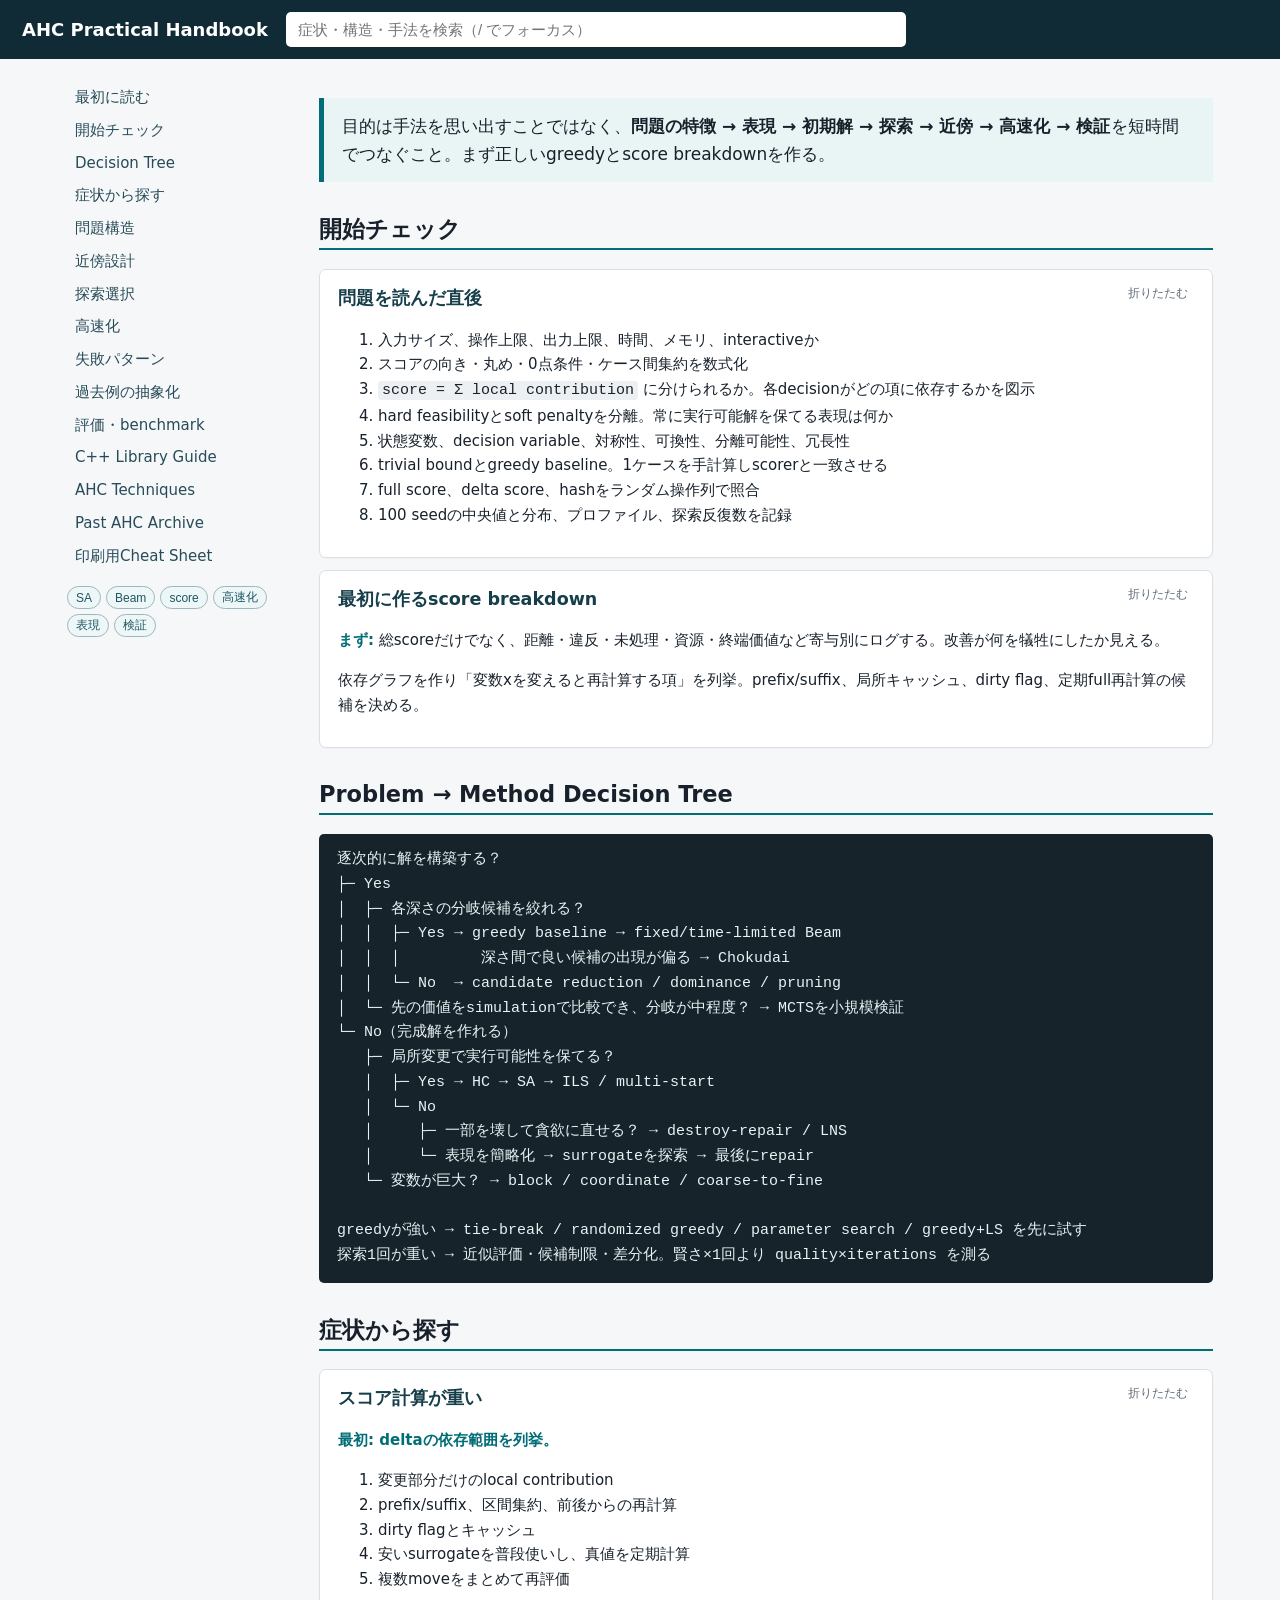
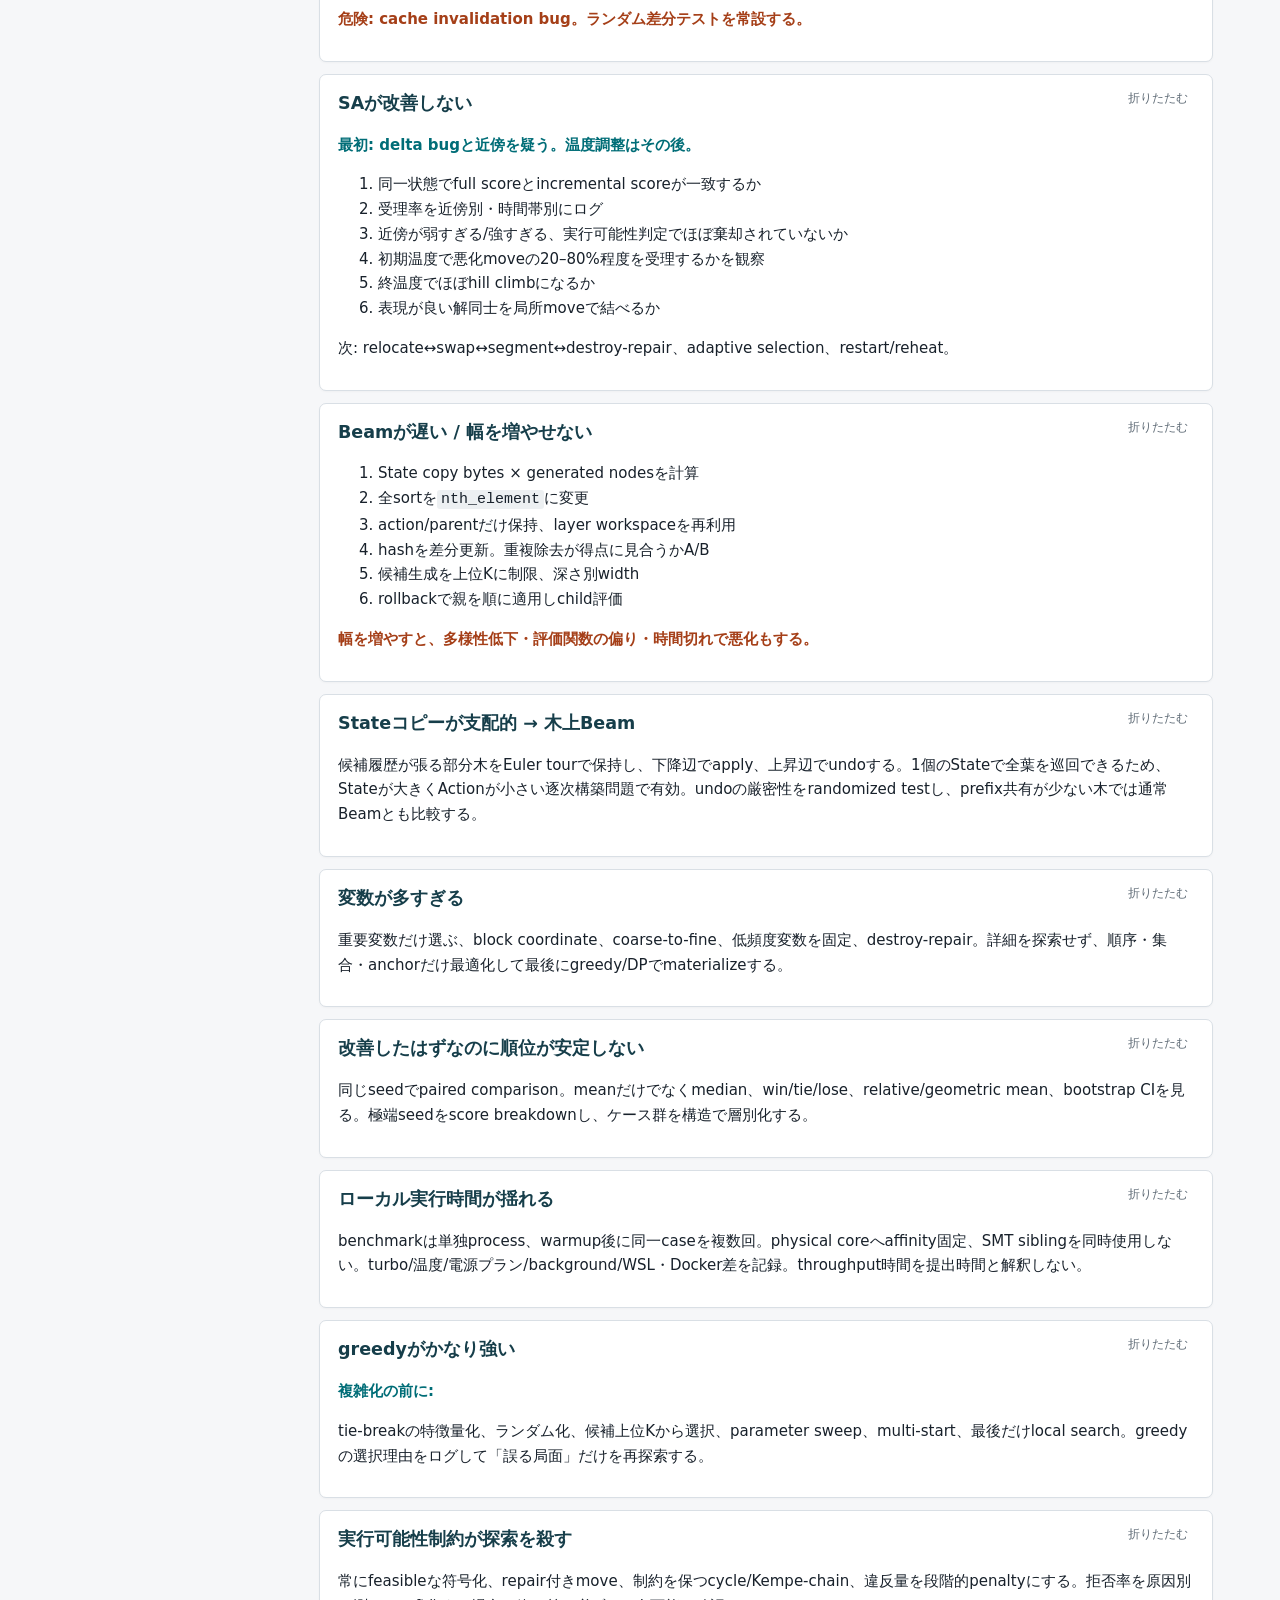
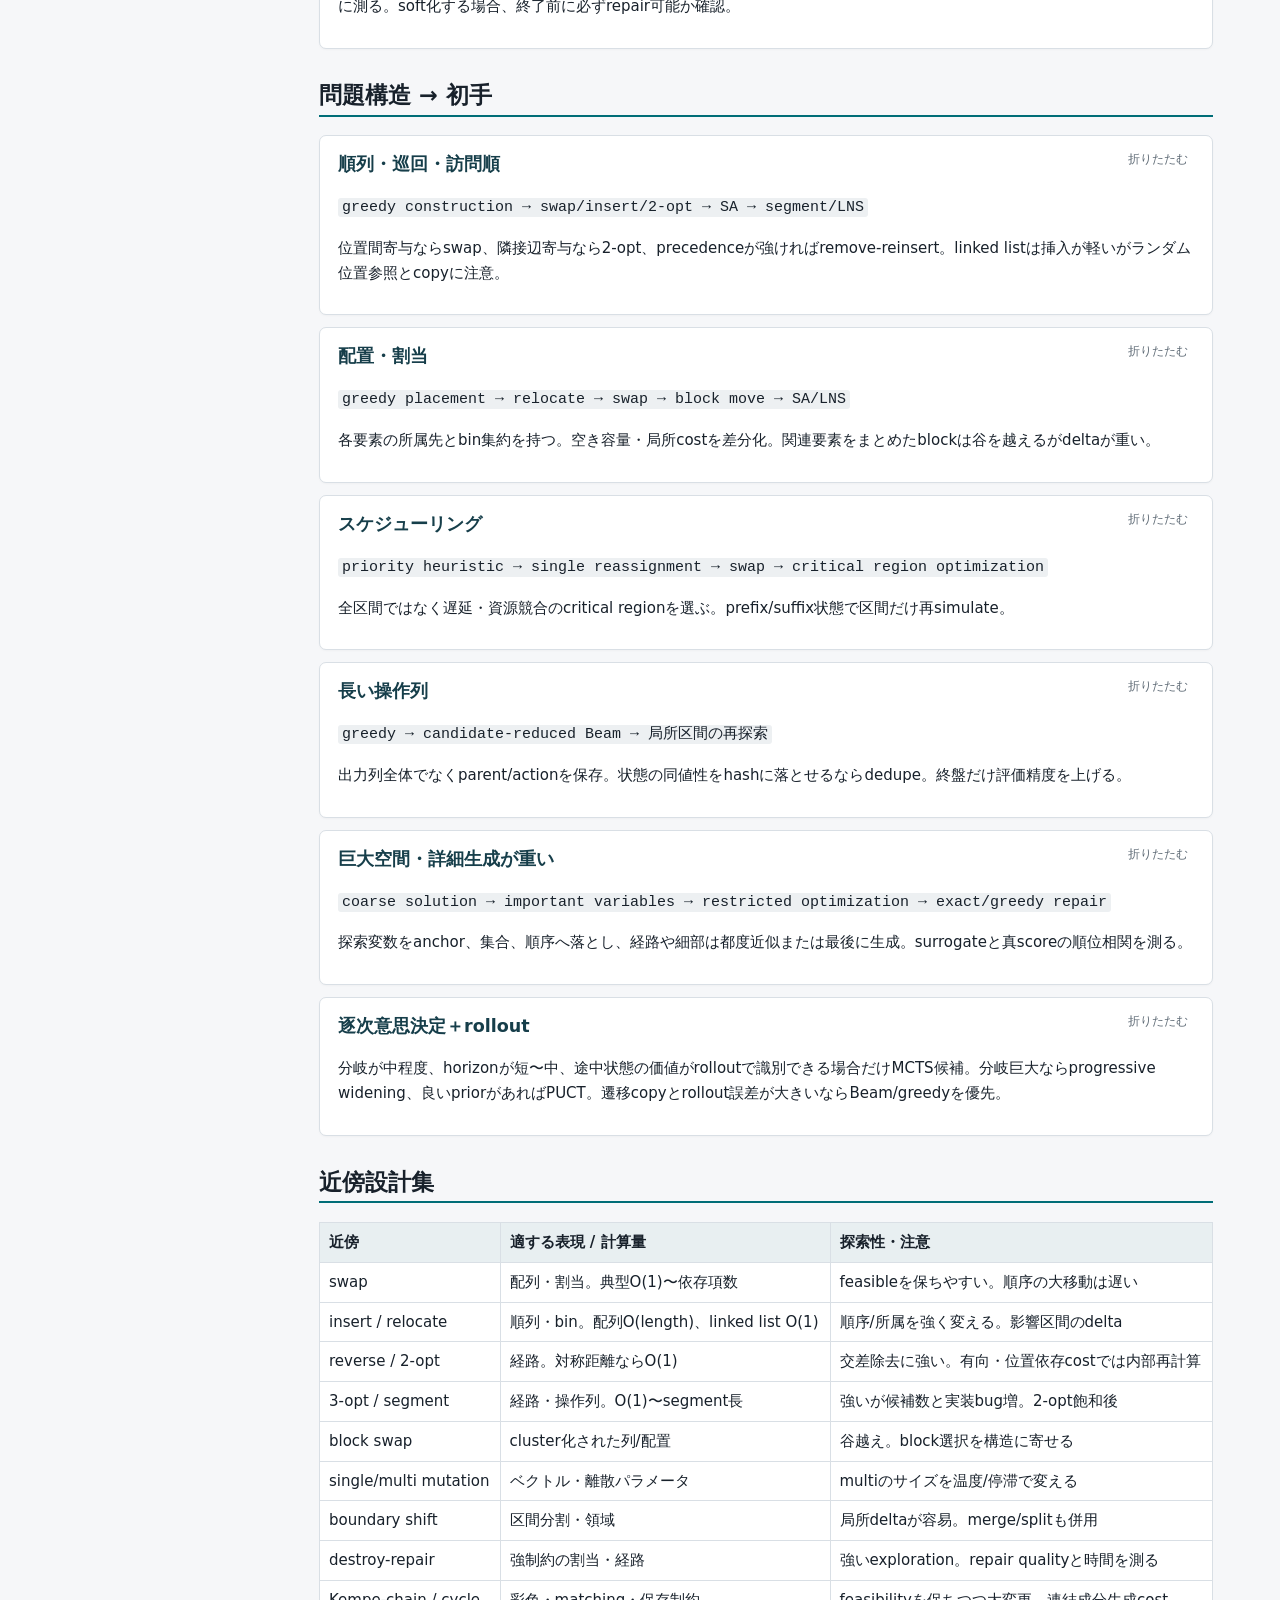
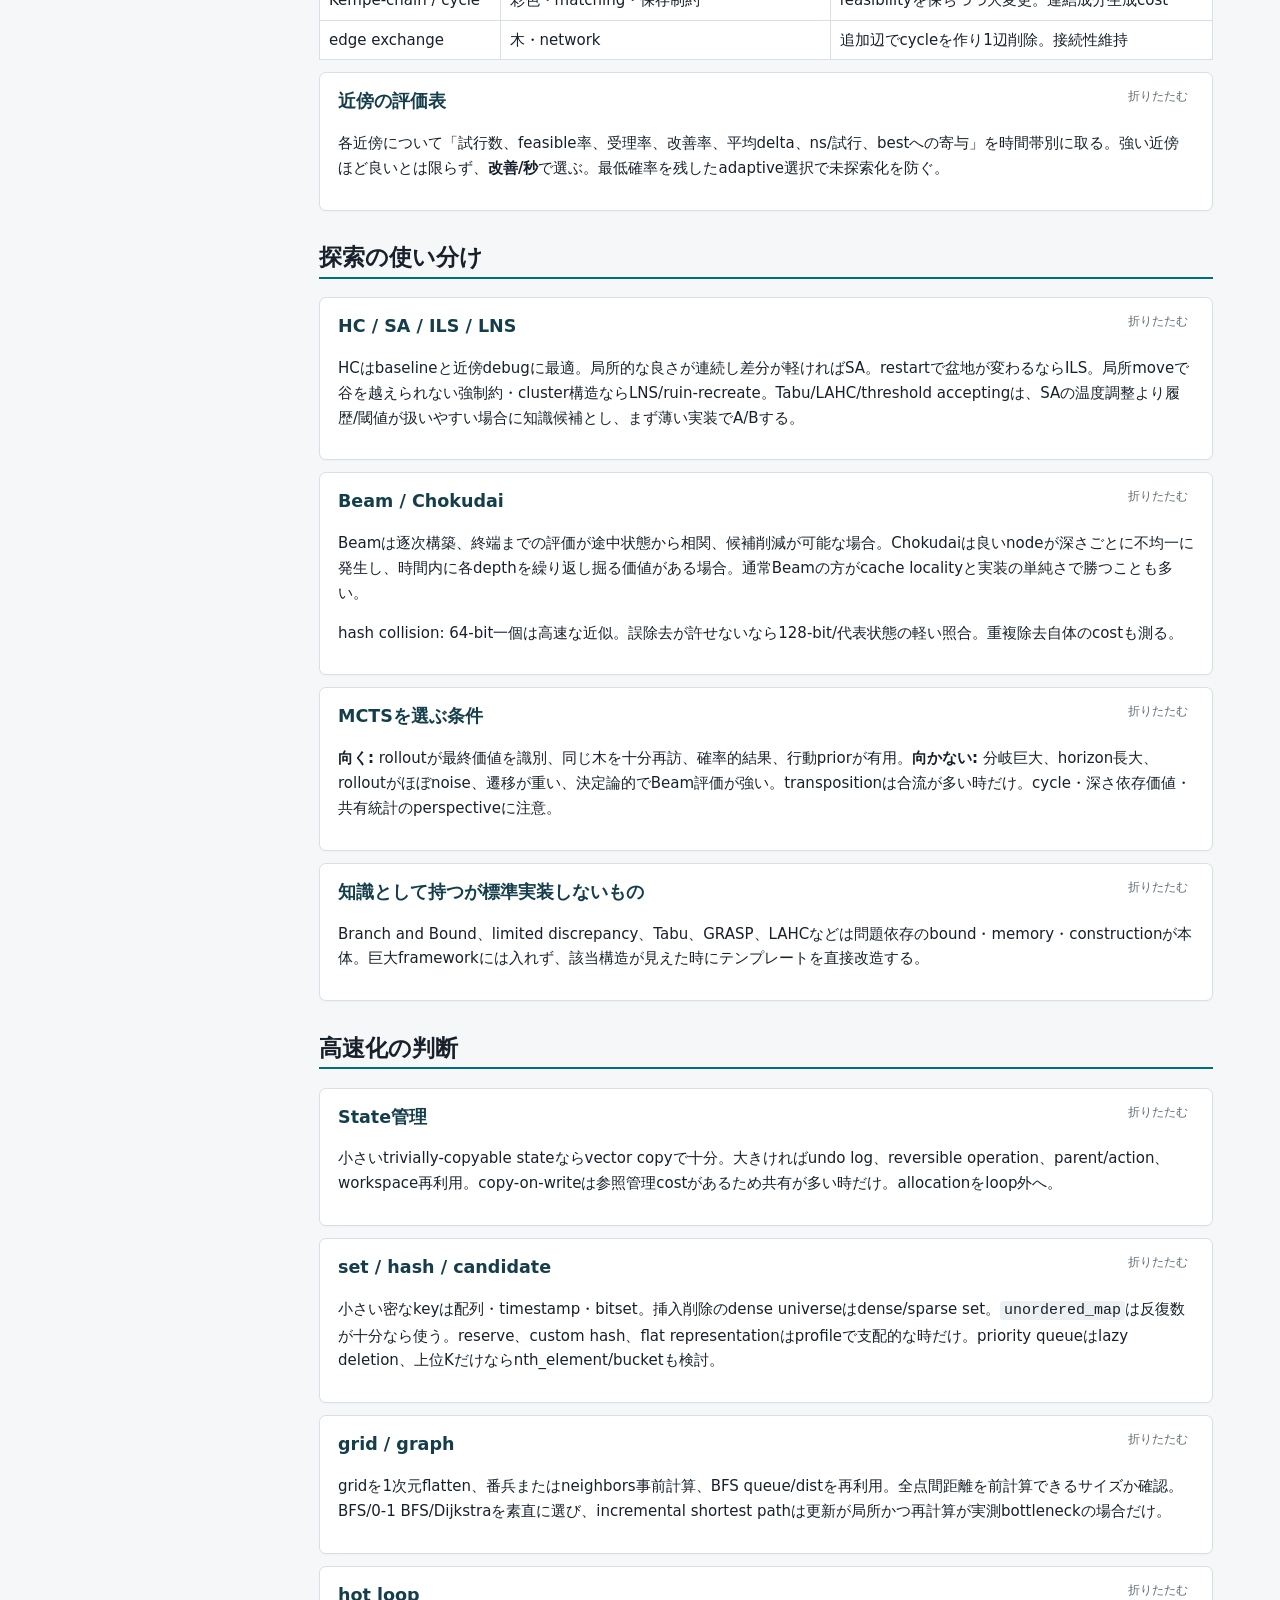
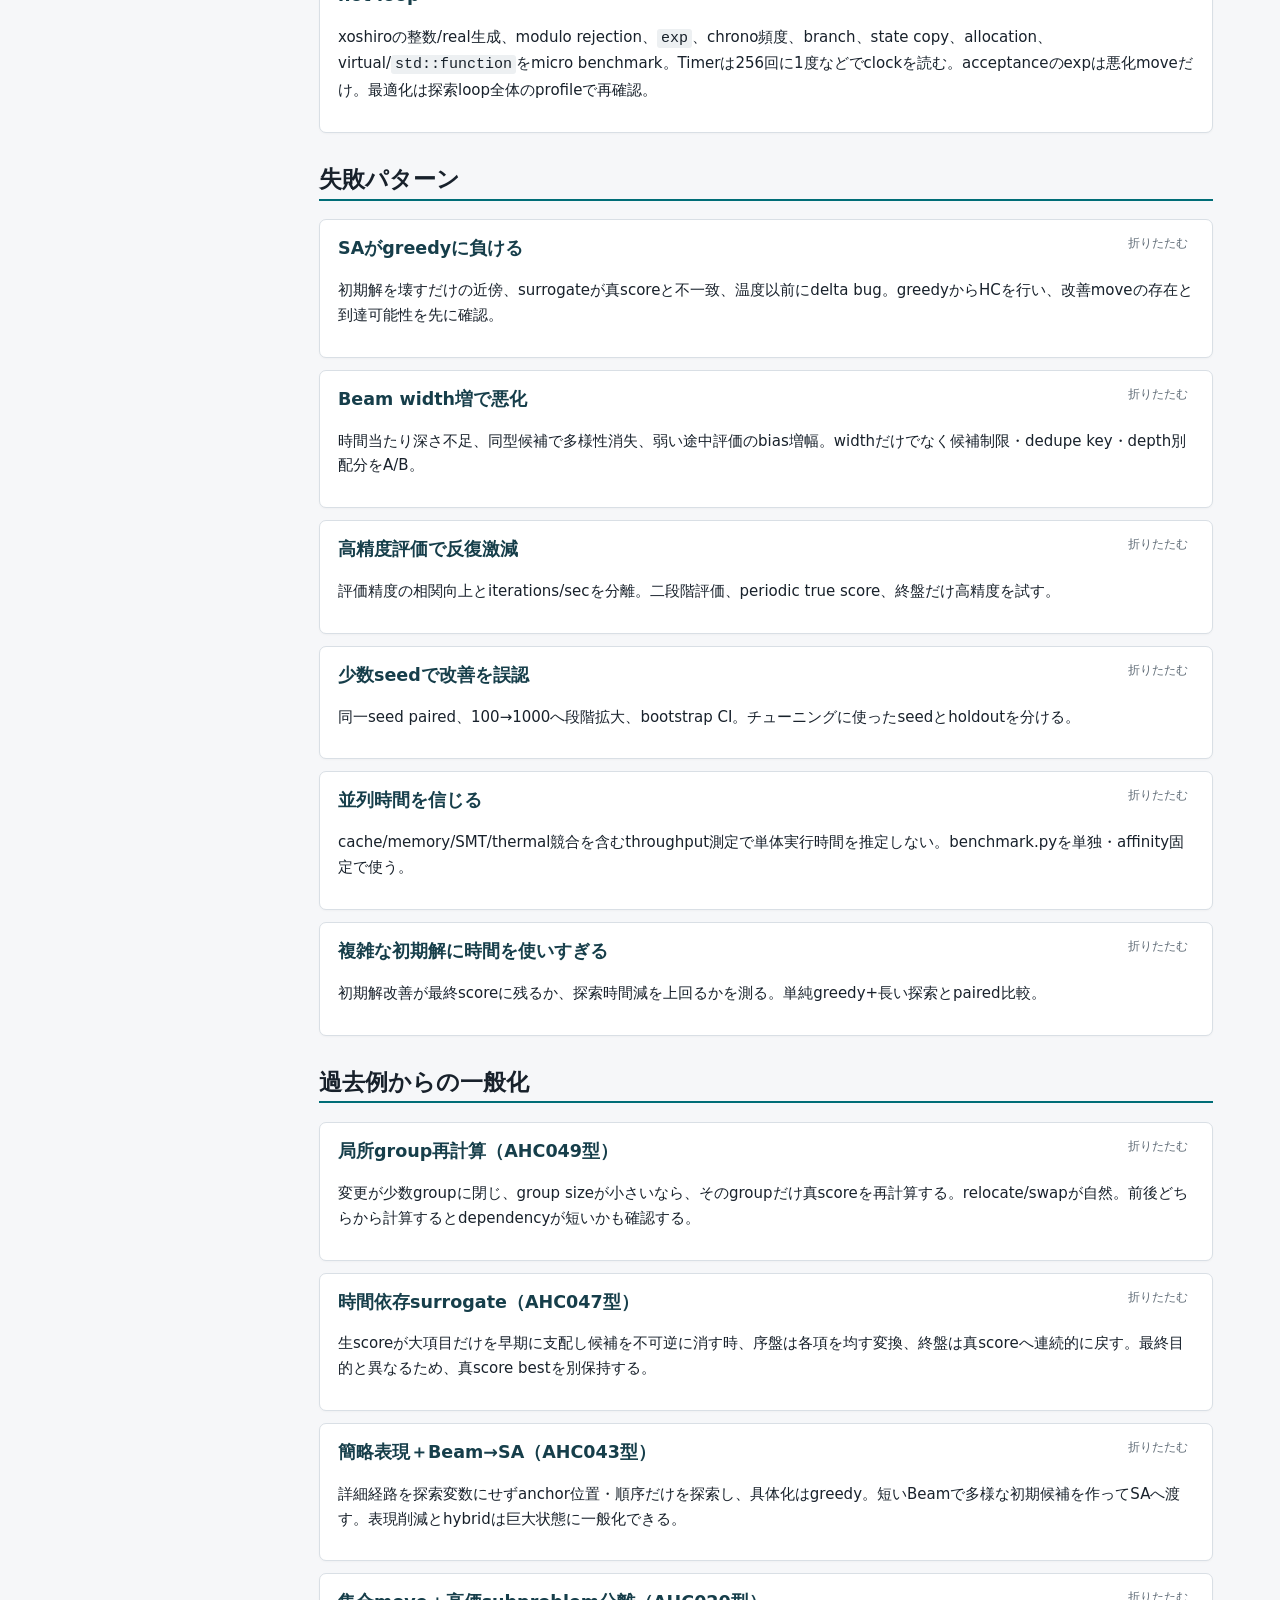
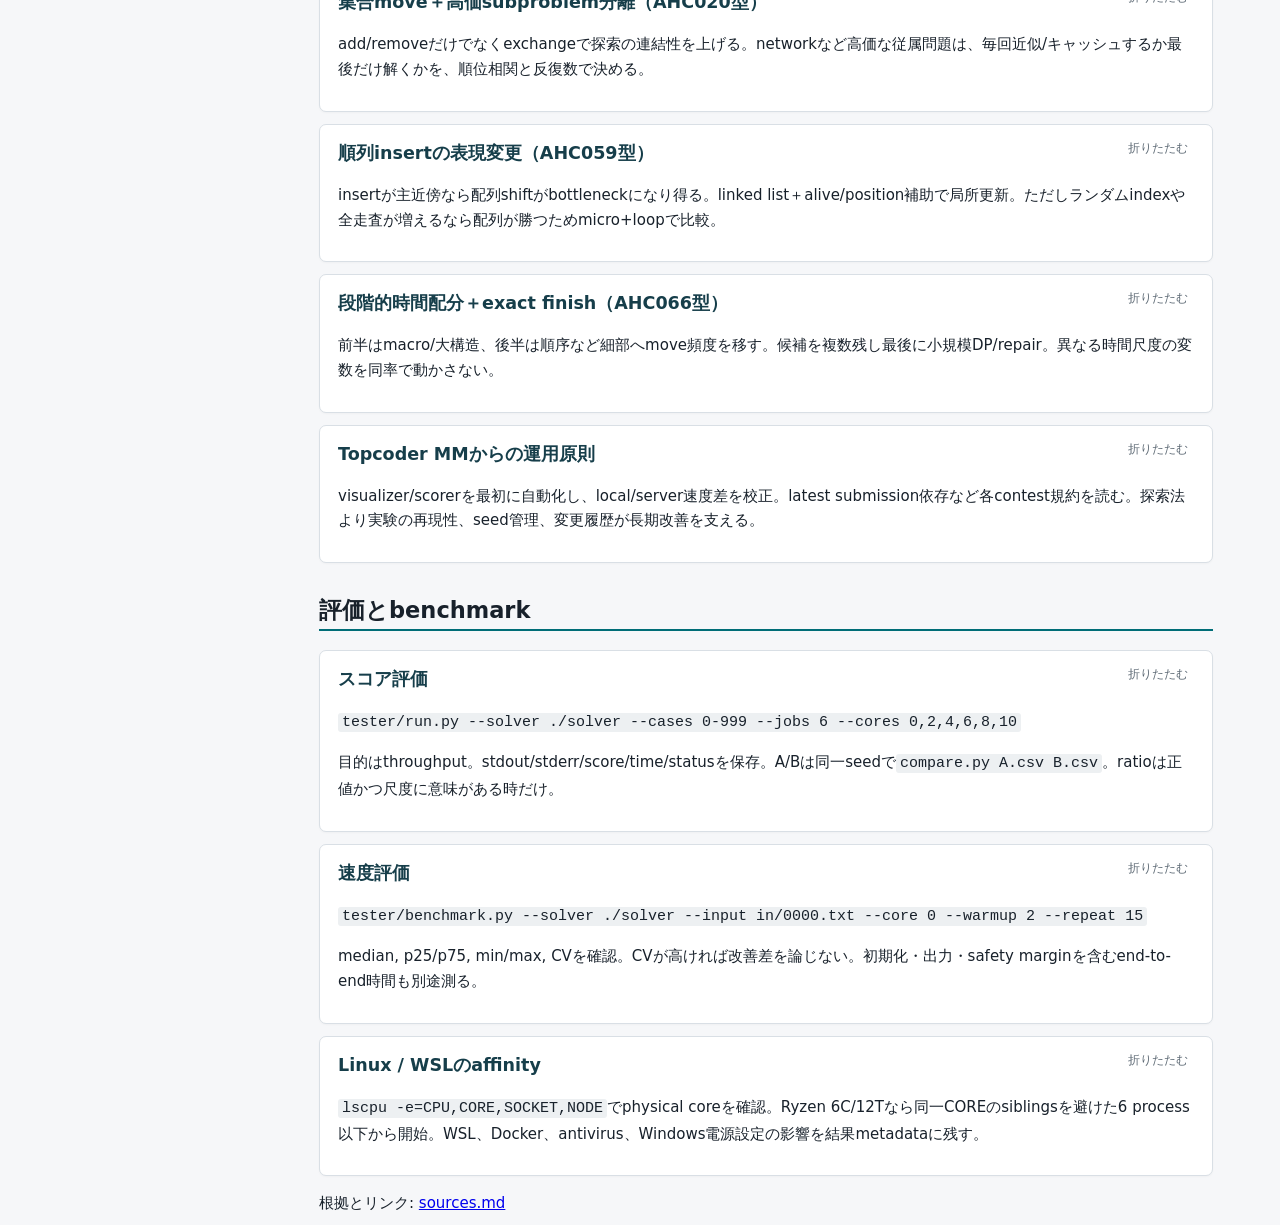
<file: handbook/index.html>
<!doctype html><html lang="ja"><head><meta charset="utf-8"><meta name="viewport" content="width=device-width,initial-scale=1"><title>AHC Practical Handbook</title><link rel="stylesheet" href="css/style.css"></head><body>
<header><h1>AHC Practical Handbook</h1><input id="search" type="search" placeholder="症状・構造・手法を検索（/ でフォーカス）"></header>
<div class="layout"><aside class="sidebar"><nav>
<a href="start-here.html">最初に読む</a><a href="#start">開始チェック</a><a href="#decision">Decision Tree</a><a href="#symptoms">症状から探す</a><a href="#patterns">問題構造</a><a href="#neighborhoods">近傍設計</a><a href="#algorithms">探索選択</a><a href="#speed">高速化</a><a href="#failures">失敗パターン</a><a href="#cases">過去例の抽象化</a><a href="#measurement">評価・benchmark</a><a href="library.html">C++ Library Guide</a><a href="techniques.html">AHC Techniques</a><a href="archive.html">Past AHC Archive</a><a href="cheat-sheet.html">印刷用Cheat Sheet</a>
</nav><div class="tags"><button class="tag-filter" data-tag="sa">SA</button><button class="tag-filter" data-tag="beam">Beam</button><button class="tag-filter" data-tag="score">score</button><button class="tag-filter" data-tag="speed">高速化</button><button class="tag-filter" data-tag="representation">表現</button><button class="tag-filter" data-tag="test">検証</button></div></aside><main>
<p class="lead">目的は手法を思い出すことではなく、<strong>問題の特徴 → 表現 → 初期解 → 探索 → 近傍 → 高速化 → 検証</strong>を短時間でつなぐこと。まず正しいgreedyとscore breakdownを作る。</p>
<section id="start"><h2>開始チェック</h2>
<article class="card" data-tags="score representation test"><h3>問題を読んだ直後</h3><ol><li>入力サイズ、操作上限、出力上限、時間、メモリ、interactiveか</li><li>スコアの向き・丸め・0点条件・ケース間集約を数式化</li><li><code>score = Σ local contribution</code> に分けられるか。各decisionがどの項に依存するかを図示</li><li>hard feasibilityとsoft penaltyを分離。常に実行可能解を保てる表現は何か</li><li>状態変数、decision variable、対称性、可換性、分離可能性、冗長性</li><li>trivial boundとgreedy baseline。1ケースを手計算しscorerと一致させる</li><li>full score、delta score、hashをランダム操作列で照合</li><li>100 seedの中央値と分布、プロファイル、探索反復数を記録</li></ol></article>
<article class="card" data-tags="score representation"><h3>最初に作るscore breakdown</h3><p><span class="first">まず:</span> 総scoreだけでなく、距離・違反・未処理・資源・終端価値など寄与別にログする。改善が何を犠牲にしたか見える。</p><p>依存グラフを作り「変数xを変えると再計算する項」を列挙。prefix/suffix、局所キャッシュ、dirty flag、定期full再計算の候補を決める。</p></article></section>

<section id="decision"><h2>Problem → Method Decision Tree</h2><div class="flow">逐次的に解を構築する？
├─ Yes
│  ├─ 各深さの分岐候補を絞れる？
│  │  ├─ Yes → greedy baseline → fixed/time-limited Beam
│  │  │         深さ間で良い候補の出現が偏る → Chokudai
│  │  └─ No  → candidate reduction / dominance / pruning
│  └─ 先の価値をsimulationで比較でき、分岐が中程度？ → MCTSを小規模検証
└─ No（完成解を作れる）
   ├─ 局所変更で実行可能性を保てる？
   │  ├─ Yes → HC → SA → ILS / multi-start
   │  └─ No
   │     ├─ 一部を壊して貪欲に直せる？ → destroy-repair / LNS
   │     └─ 表現を簡略化 → surrogateを探索 → 最後にrepair
   └─ 変数が巨大？ → block / coordinate / coarse-to-fine

greedyが強い → tie-break / randomized greedy / parameter search / greedy+LS を先に試す
探索1回が重い → 近似評価・候補制限・差分化。賢さ×1回より quality×iterations を測る</div></section>

<section id="symptoms"><h2>症状から探す</h2>
<article class="card" data-tags="score speed"><h3>スコア計算が重い</h3><p class="first">最初: deltaの依存範囲を列挙。</p><ol><li>変更部分だけのlocal contribution</li><li>prefix/suffix、区間集約、前後からの再計算</li><li>dirty flagとキャッシュ</li><li>安いsurrogateを普段使いし、真値を定期計算</li><li>複数moveをまとめて再評価</li></ol><p class="danger">危険: cache invalidation bug。ランダム差分テストを常設する。</p></article>
<article class="card" data-tags="sa score test"><h3>SAが改善しない</h3><p class="first">最初: delta bugと近傍を疑う。温度調整はその後。</p><ol><li>同一状態でfull scoreとincremental scoreが一致するか</li><li>受理率を近傍別・時間帯別にログ</li><li>近傍が弱すぎる/強すぎる、実行可能性判定でほぼ棄却されていないか</li><li>初期温度で悪化moveの20–80%程度を受理するかを観察</li><li>終温度でほぼhill climbになるか</li><li>表現が良い解同士を局所moveで結べるか</li></ol><p>次: relocate↔swap↔segment↔destroy-repair、adaptive selection、restart/reheat。</p></article>
<article class="card" data-tags="beam speed representation"><h3>Beamが遅い / 幅を増やせない</h3><ol><li>State copy bytes × generated nodesを計算</li><li>全sortを<code>nth_element</code>に変更</li><li>action/parentだけ保持、layer workspaceを再利用</li><li>hashを差分更新。重複除去が得点に見合うかA/B</li><li>候補生成を上位Kに制限、深さ別width</li><li>rollbackで親を順に適用しchild評価</li></ol><p class="danger">幅を増やすと、多様性低下・評価関数の偏り・時間切れで悪化もする。</p></article>
<article class="card" data-tags="beam speed representation"><h3>Stateコピーが支配的 → 木上Beam</h3><p>候補履歴が張る部分木をEuler tourで保持し、下降辺でapply、上昇辺でundoする。1個のStateで全葉を巡回できるため、Stateが大きくActionが小さい逐次構築問題で有効。undoの厳密性をrandomized testし、prefix共有が少ない木では通常Beamとも比較する。</p></article>
<article class="card" data-tags="representation score"><h3>変数が多すぎる</h3><p>重要変数だけ選ぶ、block coordinate、coarse-to-fine、低頻度変数を固定、destroy-repair。詳細を探索せず、順序・集合・anchorだけ最適化して最後にgreedy/DPでmaterializeする。</p></article>
<article class="card" data-tags="test score"><h3>改善したはずなのに順位が安定しない</h3><p>同じseedでpaired comparison。meanだけでなくmedian、win/tie/lose、relative/geometric mean、bootstrap CIを見る。極端seedをscore breakdownし、ケース群を構造で層別化する。</p></article>
<article class="card" data-tags="speed test"><h3>ローカル実行時間が揺れる</h3><p>benchmarkは単独process、warmup後に同一caseを複数回。physical coreへaffinity固定、SMT siblingを同時使用しない。turbo/温度/電源プラン/background/WSL・Docker差を記録。throughput時間を提出時間と解釈しない。</p></article>
<article class="card" data-tags="score representation"><h3>greedyがかなり強い</h3><p class="first">複雑化の前に:</p><p>tie-breakの特徴量化、ランダム化、候補上位Kから選択、parameter sweep、multi-start、最後だけlocal search。greedyの選択理由をログして「誤る局面」だけを再探索する。</p></article>
<article class="card" data-tags="sa representation"><h3>実行可能性制約が探索を殺す</h3><p>常にfeasibleな符号化、repair付きmove、制約を保つcycle/Kempe-chain、違反量を段階的penaltyにする。拒否率を原因別に測る。soft化する場合、終了前に必ずrepair可能か確認。</p></article>
</section>

<section id="patterns"><h2>問題構造 → 初手</h2>
<article class="card" data-tags="sa representation"><h3>順列・巡回・訪問順</h3><p><code>greedy construction → swap/insert/2-opt → SA → segment/LNS</code></p><p>位置間寄与ならswap、隣接辺寄与なら2-opt、precedenceが強ければremove-reinsert。linked listは挿入が軽いがランダム位置参照とcopyに注意。</p></article>
<article class="card" data-tags="sa representation"><h3>配置・割当</h3><p><code>greedy placement → relocate → swap → block move → SA/LNS</code></p><p>各要素の所属先とbin集約を持つ。空き容量・局所costを差分化。関連要素をまとめたblockは谷を越えるがdeltaが重い。</p></article>
<article class="card" data-tags="sa score"><h3>スケジューリング</h3><p><code>priority heuristic → single reassignment → swap → critical region optimization</code></p><p>全区間ではなく遅延・資源競合のcritical regionを選ぶ。prefix/suffix状態で区間だけ再simulate。</p></article>
<article class="card" data-tags="beam representation"><h3>長い操作列</h3><p><code>greedy → candidate-reduced Beam → 局所区間の再探索</code></p><p>出力列全体でなくparent/actionを保存。状態の同値性をhashに落とせるならdedupe。終盤だけ評価精度を上げる。</p></article>
<article class="card" data-tags="representation score"><h3>巨大空間・詳細生成が重い</h3><p><code>coarse solution → important variables → restricted optimization → exact/greedy repair</code></p><p>探索変数をanchor、集合、順序へ落とし、経路や細部は都度近似または最後に生成。surrogateと真scoreの順位相関を測る。</p></article>
<article class="card" data-tags="mcts"><h3>逐次意思決定＋rollout</h3><p>分岐が中程度、horizonが短〜中、途中状態の価値がrolloutで識別できる場合だけMCTS候補。分岐巨大ならprogressive widening、良いpriorがあればPUCT。遷移copyとrollout誤差が大きいならBeam/greedyを優先。</p></article></section>

<section id="neighborhoods"><h2>近傍設計集</h2><table><thead><tr><th>近傍</th><th>適する表現 / 計算量</th><th>探索性・注意</th></tr></thead><tbody>
<tr><td>swap</td><td>配列・割当。典型O(1)〜依存項数</td><td>feasibleを保ちやすい。順序の大移動は遅い</td></tr><tr><td>insert / relocate</td><td>順列・bin。配列O(length)、linked list O(1)</td><td>順序/所属を強く変える。影響区間のdelta</td></tr><tr><td>reverse / 2-opt</td><td>経路。対称距離ならO(1)</td><td>交差除去に強い。有向・位置依存costでは内部再計算</td></tr><tr><td>3-opt / segment</td><td>経路・操作列。O(1)〜segment長</td><td>強いが候補数と実装bug増。2-opt飽和後</td></tr><tr><td>block swap</td><td>cluster化された列/配置</td><td>谷越え。block選択を構造に寄せる</td></tr><tr><td>single/multi mutation</td><td>ベクトル・離散パラメータ</td><td>multiのサイズを温度/停滞で変える</td></tr><tr><td>boundary shift</td><td>区間分割・領域</td><td>局所deltaが容易。merge/splitも併用</td></tr><tr><td>destroy-repair</td><td>強制約の割当・経路</td><td>強いexploration。repair qualityと時間を測る</td></tr><tr><td>Kempe-chain / cycle</td><td>彩色・matching・保存制約</td><td>feasibilityを保ちつつ大変更。連結成分生成cost</td></tr><tr><td>edge exchange</td><td>木・network</td><td>追加辺でcycleを作り1辺削除。接続性維持</td></tr></tbody></table>
<article class="card" data-tags="sa test"><h3>近傍の評価表</h3><p>各近傍について「試行数、feasible率、受理率、改善率、平均delta、ns/試行、bestへの寄与」を時間帯別に取る。強い近傍ほど良いとは限らず、<strong>改善/秒</strong>で選ぶ。最低確率を残したadaptive選択で未探索化を防ぐ。</p></article></section>

<section id="algorithms"><h2>探索の使い分け</h2>
<article class="card" data-tags="sa"><h3>HC / SA / ILS / LNS</h3><p>HCはbaselineと近傍debugに最適。局所的な良さが連続し差分が軽ければSA。restartで盆地が変わるならILS。局所moveで谷を越えられない強制約・cluster構造ならLNS/ruin-recreate。Tabu/LAHC/threshold acceptingは、SAの温度調整より履歴/閾値が扱いやすい場合に知識候補とし、まず薄い実装でA/Bする。</p></article>
<article class="card" data-tags="beam"><h3>Beam / Chokudai</h3><p>Beamは逐次構築、終端までの評価が途中状態から相関、候補削減が可能な場合。Chokudaiは良いnodeが深さごとに不均一に発生し、時間内に各depthを繰り返し掘る価値がある場合。通常Beamの方がcache localityと実装の単純さで勝つことも多い。</p><p>hash collision: 64-bit一個は高速な近似。誤除去が許せないなら128-bit/代表状態の軽い照合。重複除去自体のcostも測る。</p></article>
<article class="card" data-tags="mcts"><h3>MCTSを選ぶ条件</h3><p><strong>向く:</strong> rolloutが最終価値を識別、同じ木を十分再訪、確率的結果、行動priorが有用。<strong>向かない:</strong> 分岐巨大、horizon長大、rolloutがほぼnoise、遷移が重い、決定論的でBeam評価が強い。transpositionは合流が多い時だけ。cycle・深さ依存価値・共有統計のperspectiveに注意。</p></article>
<article class="card" data-tags="representation"><h3>知識として持つが標準実装しないもの</h3><p>Branch and Bound、limited discrepancy、Tabu、GRASP、LAHCなどは問題依存のbound・memory・constructionが本体。巨大frameworkには入れず、該当構造が見えた時にテンプレートを直接改造する。</p></article></section>

<section id="speed"><h2>高速化の判断</h2>
<article class="card" data-tags="speed representation"><h3>State管理</h3><p>小さいtrivially-copyable stateならvector copyで十分。大きければundo log、reversible operation、parent/action、workspace再利用。copy-on-writeは参照管理costがあるため共有が多い時だけ。allocationをloop外へ。</p></article>
<article class="card" data-tags="speed"><h3>set / hash / candidate</h3><p>小さい密なkeyは配列・timestamp・bitset。挿入削除のdense universeはdense/sparse set。<code>unordered_map</code>は反復数が十分なら使う。reserve、custom hash、flat representationはprofileで支配的な時だけ。priority queueはlazy deletion、上位Kだけならnth_element/bucketも検討。</p></article>
<article class="card" data-tags="speed"><h3>grid / graph</h3><p>gridを1次元flatten、番兵またはneighbors事前計算、BFS queue/distを再利用。全点間距離を前計算できるサイズか確認。BFS/0-1 BFS/Dijkstraを素直に選び、incremental shortest pathは更新が局所かつ再計算が実測bottleneckの場合だけ。</p></article>
<article class="card" data-tags="speed sa"><h3>hot loop</h3><p>xoshiroの整数/real生成、modulo rejection、<code>exp</code>、chrono頻度、branch、state copy、allocation、virtual/<code>std::function</code>をmicro benchmark。Timerは256回に1度などでclockを読む。acceptanceのexpは悪化moveだけ。最適化は探索loop全体のprofileで再確認。</p></article></section>

<section id="failures"><h2>失敗パターン</h2>
<article class="card" data-tags="sa score"><h3>SAがgreedyに負ける</h3><p>初期解を壊すだけの近傍、surrogateが真scoreと不一致、温度以前にdelta bug。greedyからHCを行い、改善moveの存在と到達可能性を先に確認。</p></article>
<article class="card" data-tags="beam speed"><h3>Beam width増で悪化</h3><p>時間当たり深さ不足、同型候補で多様性消失、弱い途中評価のbias増幅。widthだけでなく候補制限・dedupe key・depth別配分をA/B。</p></article>
<article class="card" data-tags="score speed"><h3>高精度評価で反復激減</h3><p>評価精度の相関向上とiterations/secを分離。二段階評価、periodic true score、終盤だけ高精度を試す。</p></article>
<article class="card" data-tags="test"><h3>少数seedで改善を誤認</h3><p>同一seed paired、100→1000へ段階拡大、bootstrap CI。チューニングに使ったseedとholdoutを分ける。</p></article>
<article class="card" data-tags="speed"><h3>並列時間を信じる</h3><p>cache/memory/SMT/thermal競合を含むthroughput測定で単体実行時間を推定しない。benchmark.pyを単独・affinity固定で使う。</p></article>
<article class="card" data-tags="representation"><h3>複雑な初期解に時間を使いすぎる</h3><p>初期解改善が最終scoreに残るか、探索時間減を上回るかを測る。単純greedy+長い探索とpaired比較。</p></article></section>

<section id="cases"><h2>過去例からの一般化</h2>
<article class="card" data-tags="sa score"><h3>局所group再計算（AHC049型）</h3><p>変更が少数groupに閉じ、group sizeが小さいなら、そのgroupだけ真scoreを再計算する。relocate/swapが自然。前後どちらから計算するとdependencyが短いかも確認する。</p></article>
<article class="card" data-tags="score sa"><h3>時間依存surrogate（AHC047型）</h3><p>生scoreが大項目だけを早期に支配し候補を不可逆に消す時、序盤は各項を均す変換、終盤は真scoreへ連続的に戻す。最終目的と異なるため、真score bestを別保持する。</p></article>
<article class="card" data-tags="beam sa representation"><h3>簡略表現＋Beam→SA（AHC043型）</h3><p>詳細経路を探索変数にせずanchor位置・順序だけを探索し、具体化はgreedy。短いBeamで多様な初期候補を作ってSAへ渡す。表現削減とhybridは巨大状態に一般化できる。</p></article>
<article class="card" data-tags="sa representation"><h3>集合move＋高価subproblem分離（AHC020型）</h3><p>add/removeだけでなくexchangeで探索の連結性を上げる。networkなど高価な従属問題は、毎回近似/キャッシュするか最後だけ解くかを、順位相関と反復数で決める。</p></article>
<article class="card" data-tags="sa speed representation"><h3>順列insertの表現変更（AHC059型）</h3><p>insertが主近傍なら配列shiftがbottleneckになり得る。linked list＋alive/position補助で局所更新。ただしランダムindexや全走査が増えるなら配列が勝つためmicro+loopで比較。</p></article>
<article class="card" data-tags="sa representation"><h3>段階的時間配分＋exact finish（AHC066型）</h3><p>前半はmacro/大構造、後半は順序など細部へmove頻度を移す。候補を複数残し最後に小規模DP/repair。異なる時間尺度の変数を同率で動かさない。</p></article>
<article class="card" data-tags="test"><h3>Topcoder MMからの運用原則</h3><p>visualizer/scorerを最初に自動化し、local/server速度差を校正。latest submission依存など各contest規約を読む。探索法より実験の再現性、seed管理、変更履歴が長期改善を支える。</p></article></section>

<section id="measurement"><h2>評価とbenchmark</h2>
<article class="card" data-tags="test score"><h3>スコア評価</h3><p><code>tester/run.py --solver ./solver --cases 0-999 --jobs 6 --cores 0,2,4,6,8,10</code></p><p>目的はthroughput。stdout/stderr/score/time/statusを保存。A/Bは同一seedで<code>compare.py A.csv B.csv</code>。ratioは正値かつ尺度に意味がある時だけ。</p></article>
<article class="card" data-tags="test speed"><h3>速度評価</h3><p><code>tester/benchmark.py --solver ./solver --input in/0000.txt --core 0 --warmup 2 --repeat 15</code></p><p>median, p25/p75, min/max, CVを確認。CVが高ければ改善差を論じない。初期化・出力・safety marginを含むend-to-end時間も別途測る。</p></article>
<article class="card" data-tags="test speed"><h3>Linux / WSLのaffinity</h3><p><code>lscpu -e=CPU,CORE,SOCKET,NODE</code>でphysical coreを確認。Ryzen 6C/12Tなら同一COREのsiblingsを避けた6 process以下から開始。WSL、Docker、antivirus、Windows電源設定の影響を結果metadataに残す。</p></article></section>
<p class="no-results">一致する項目がありません。</p><p>根拠とリンク: <a href="data/sources.md">sources.md</a></p>
</main></div><script src="js/app.js"></script></body></html>
</file>
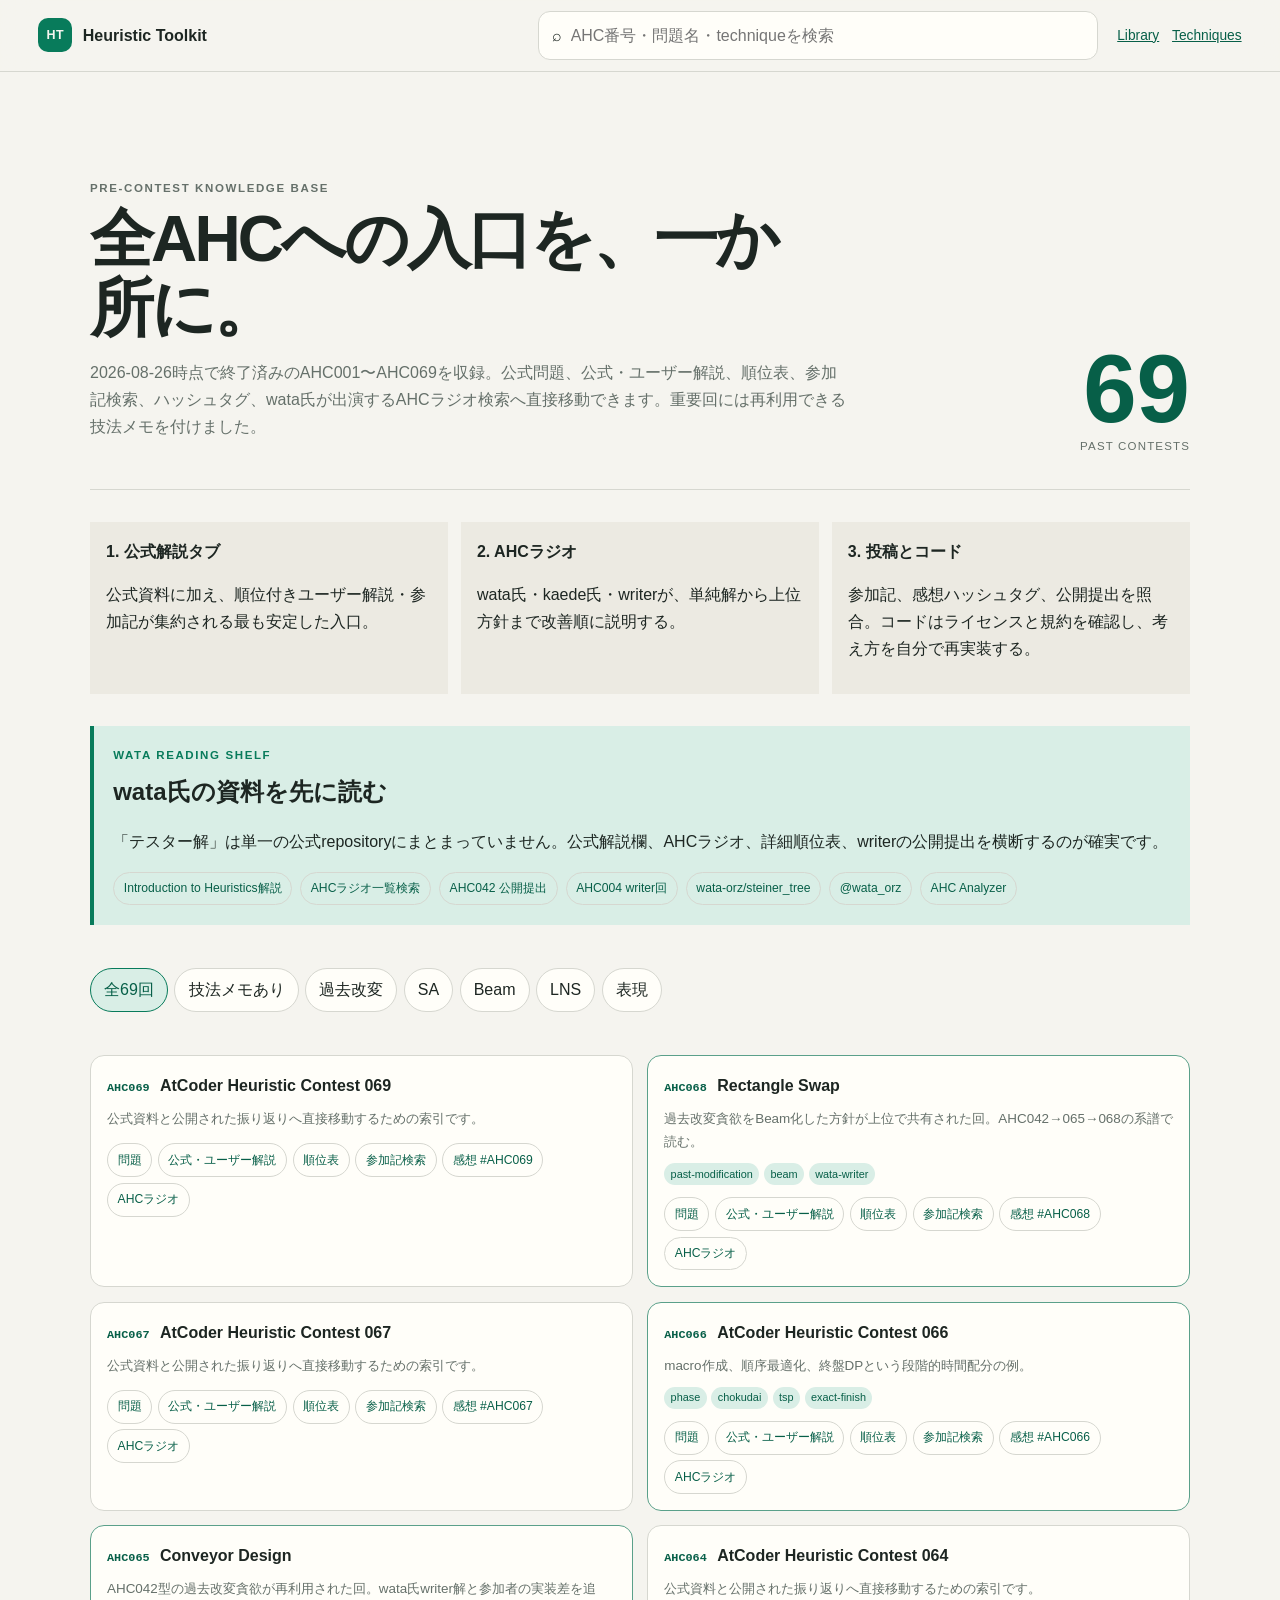
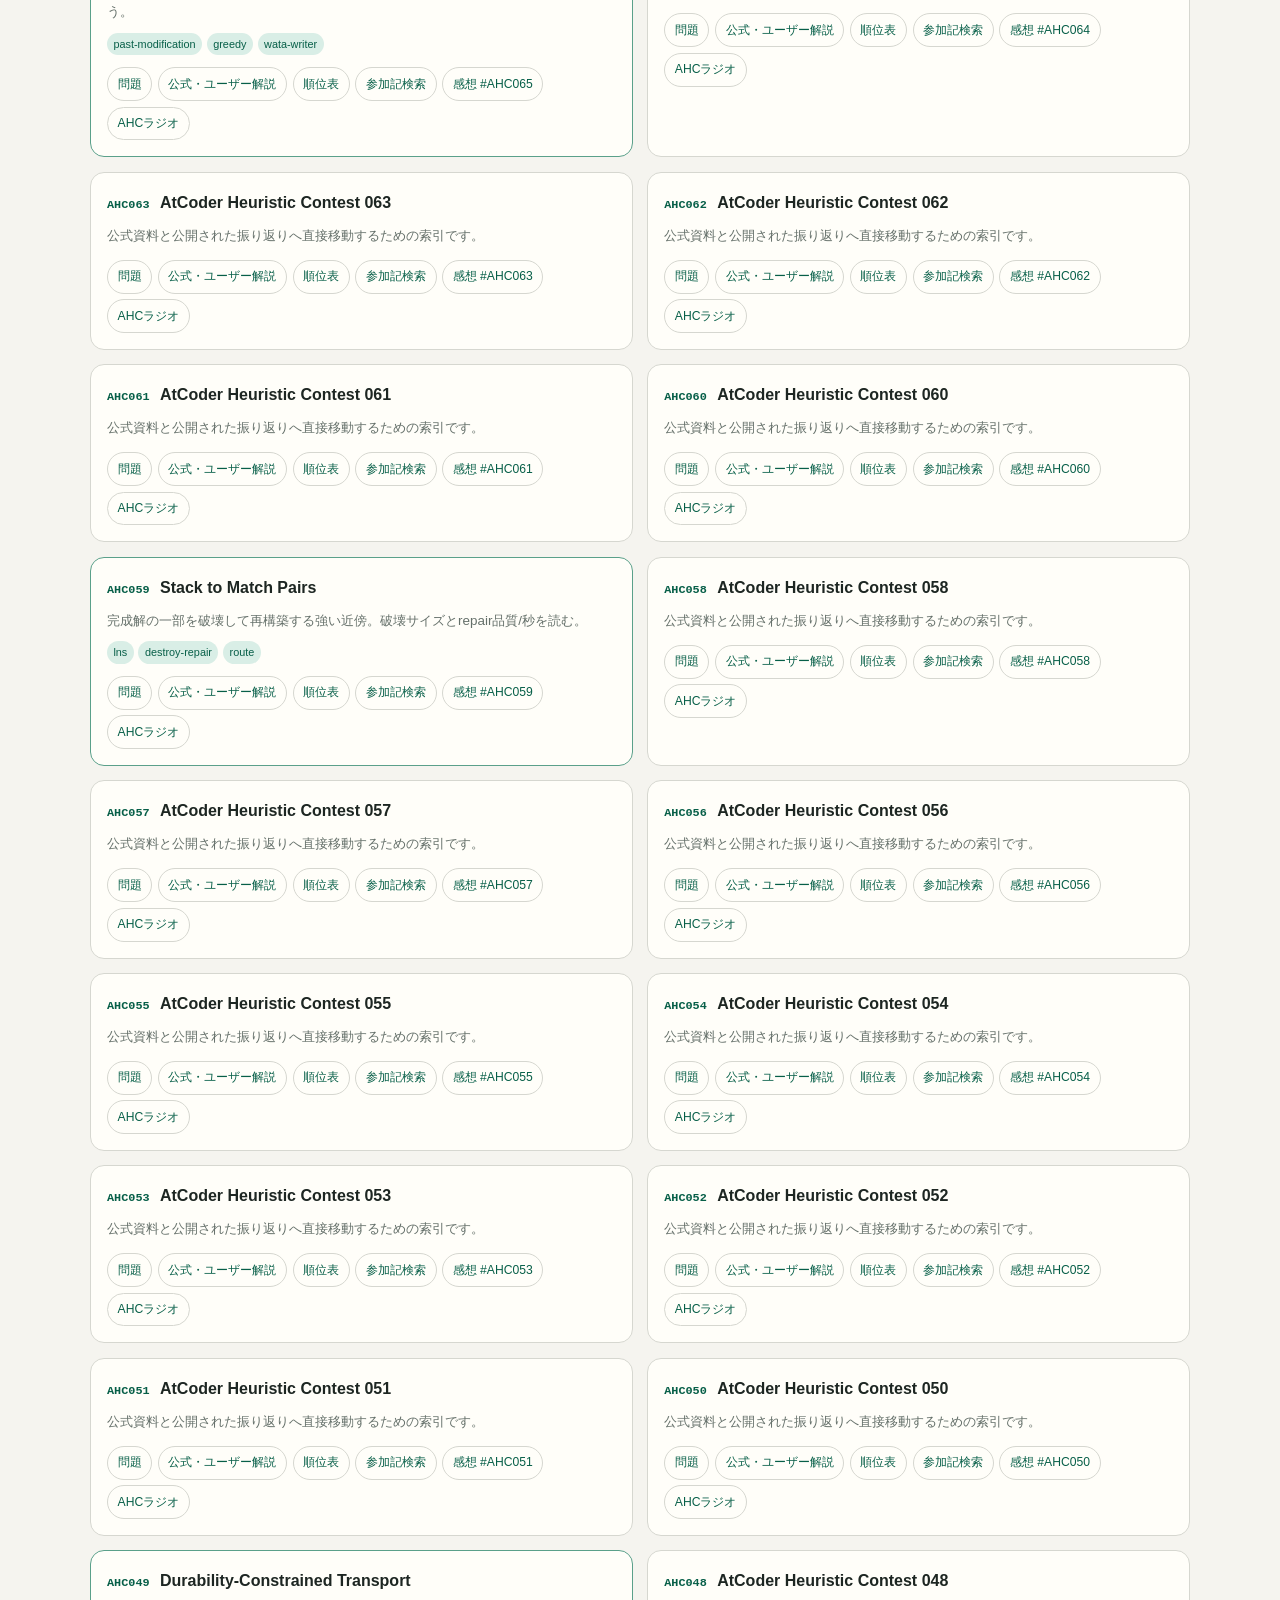
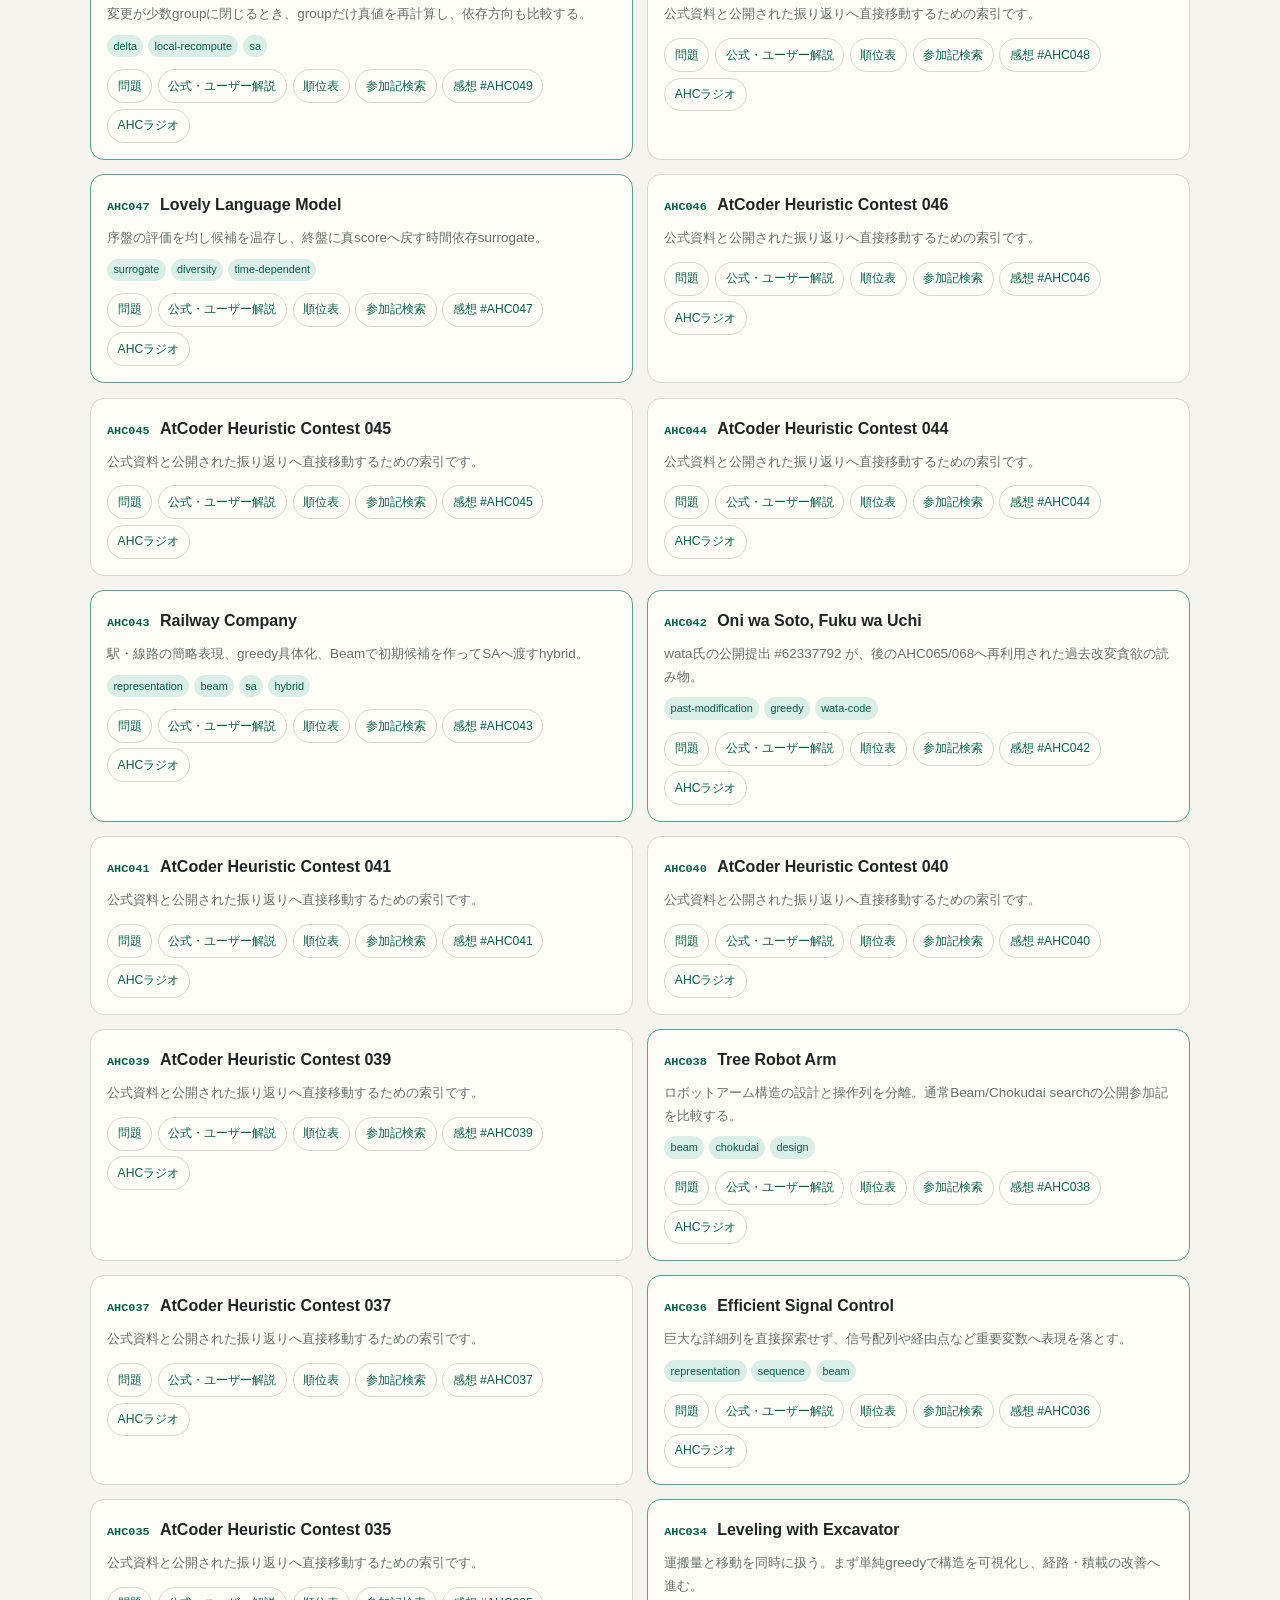
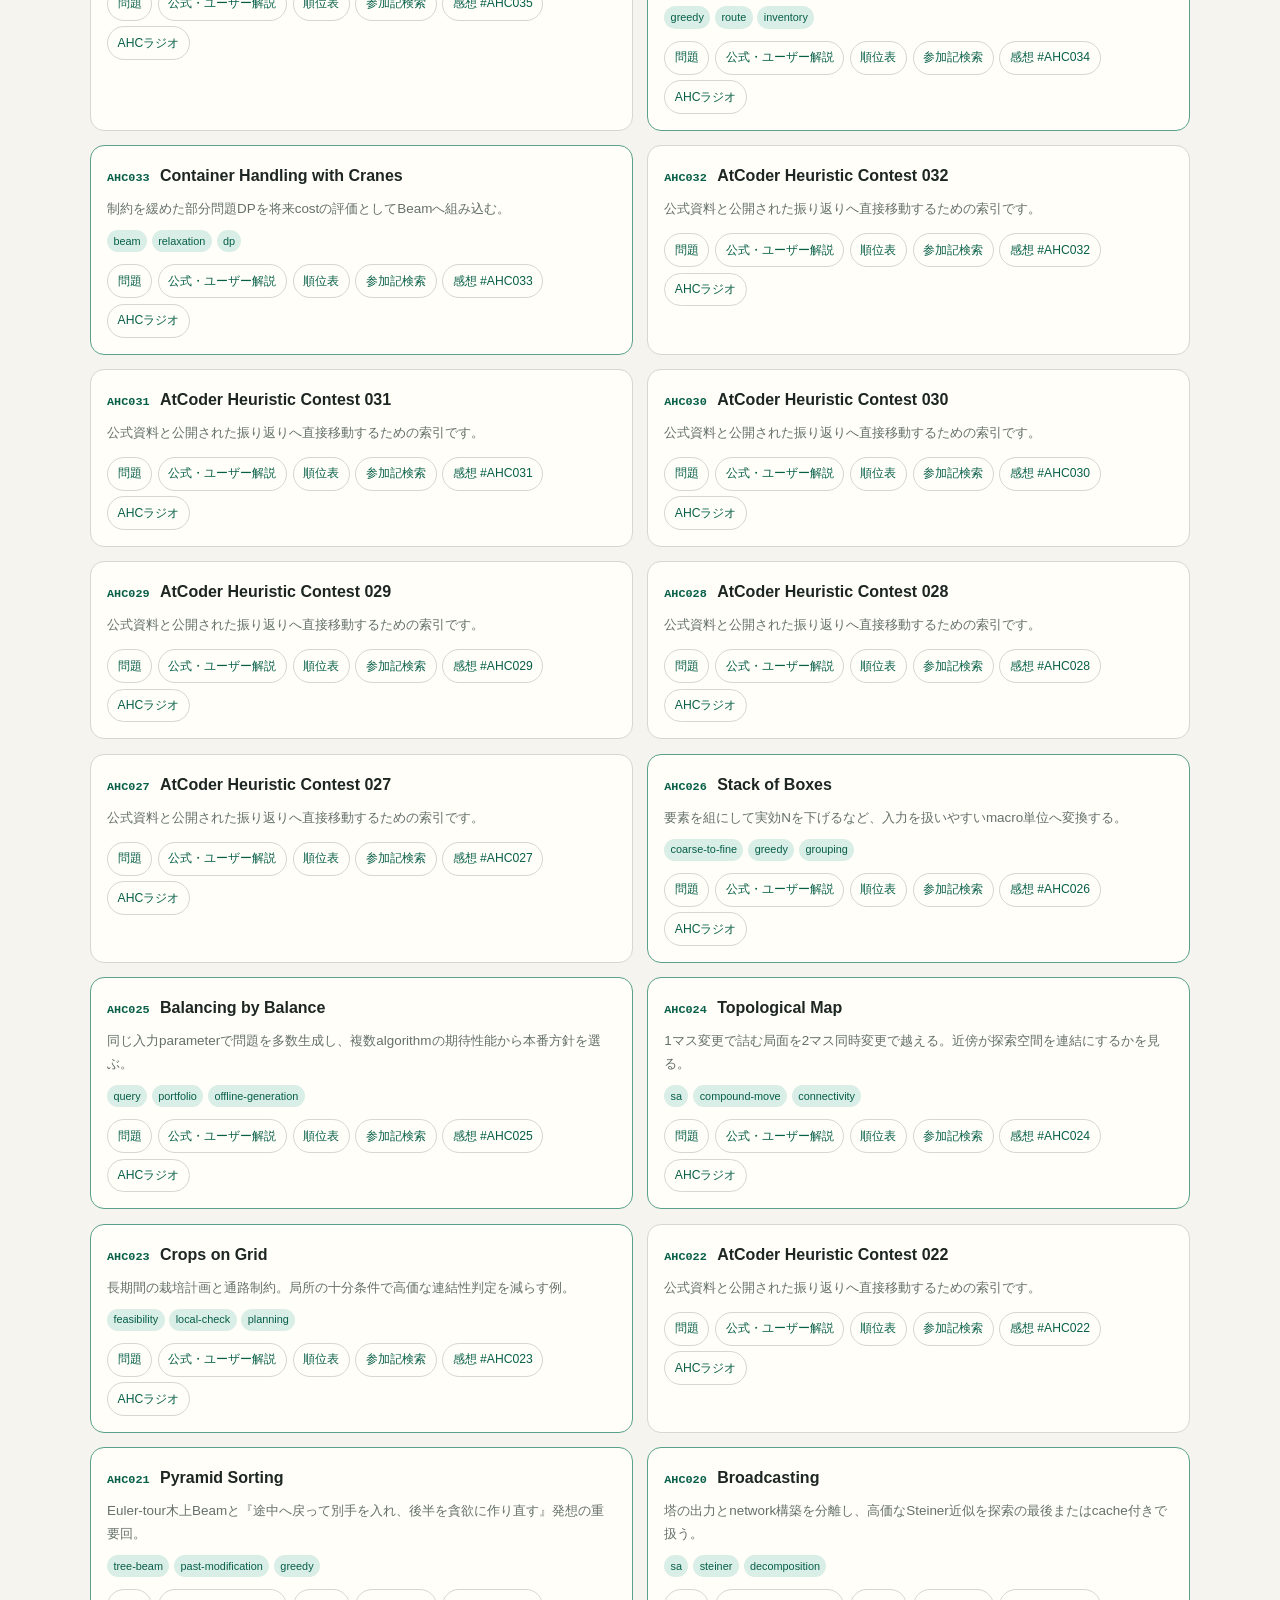
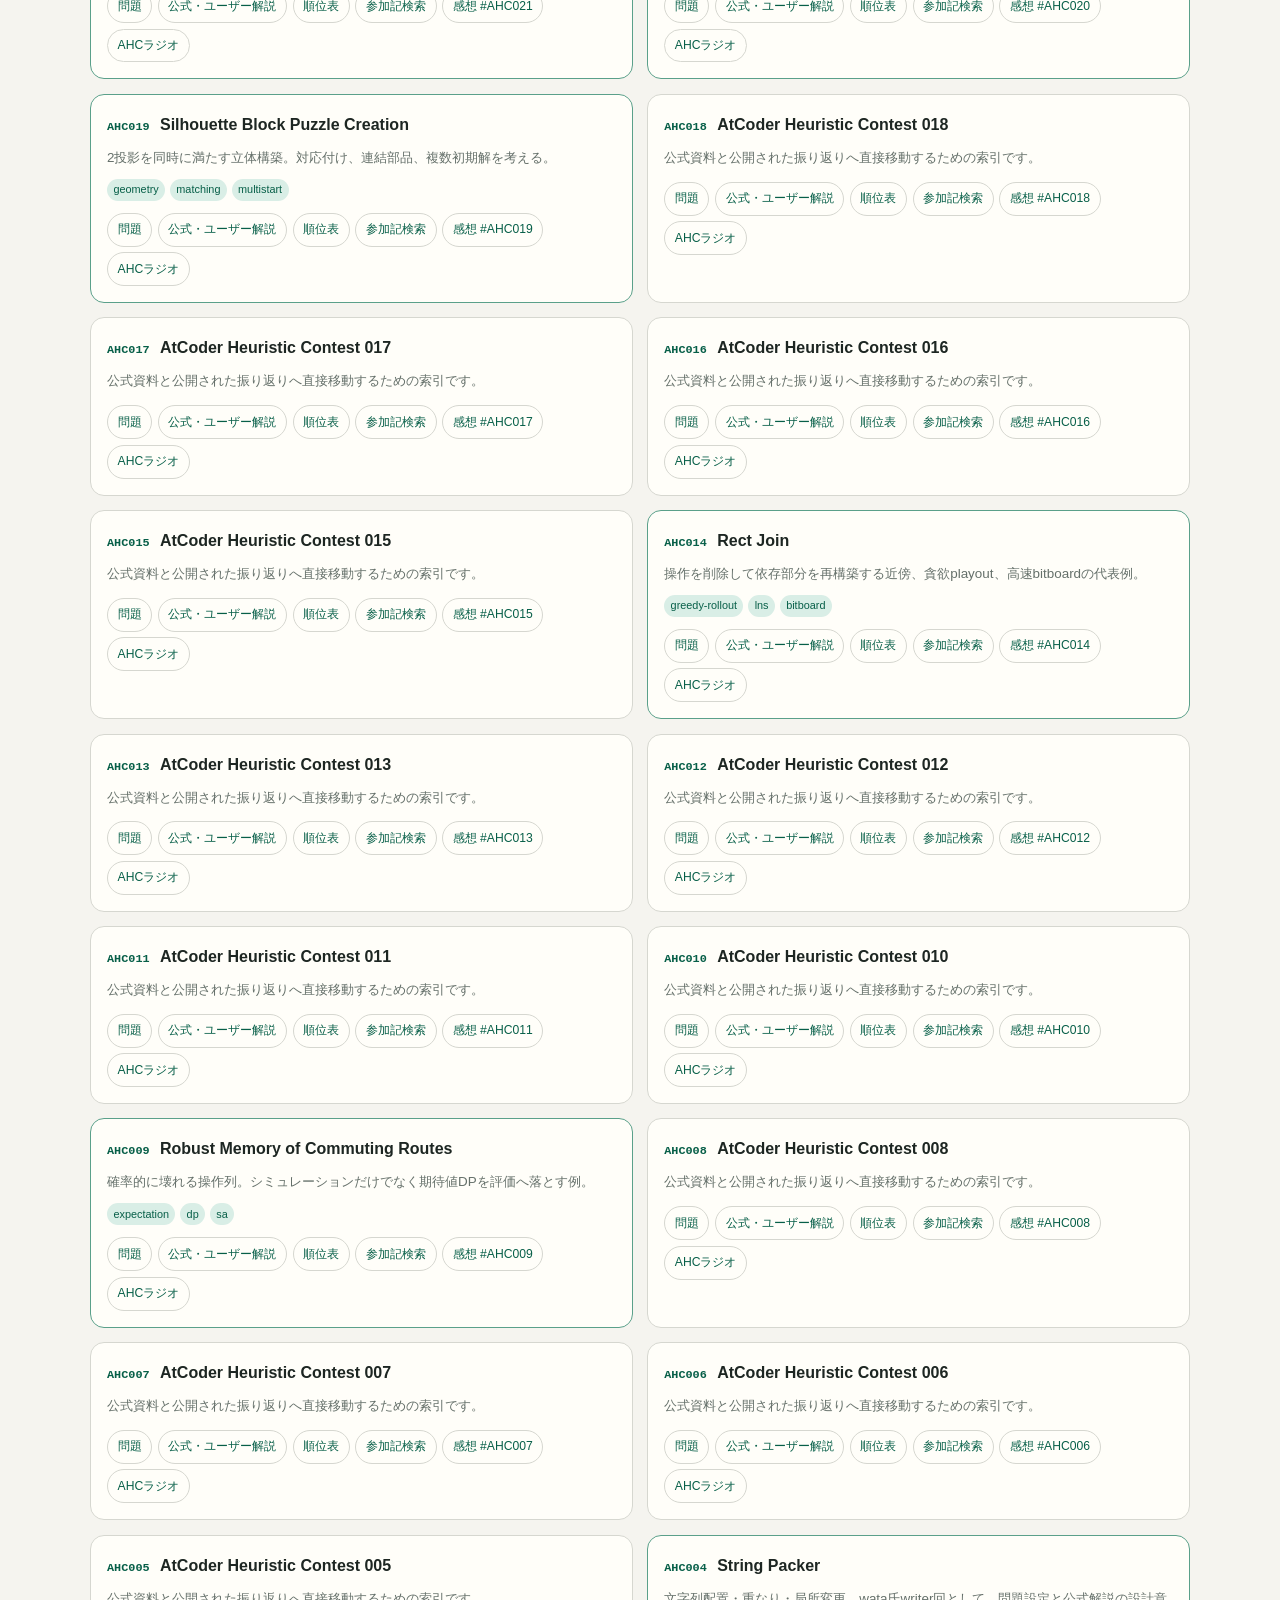
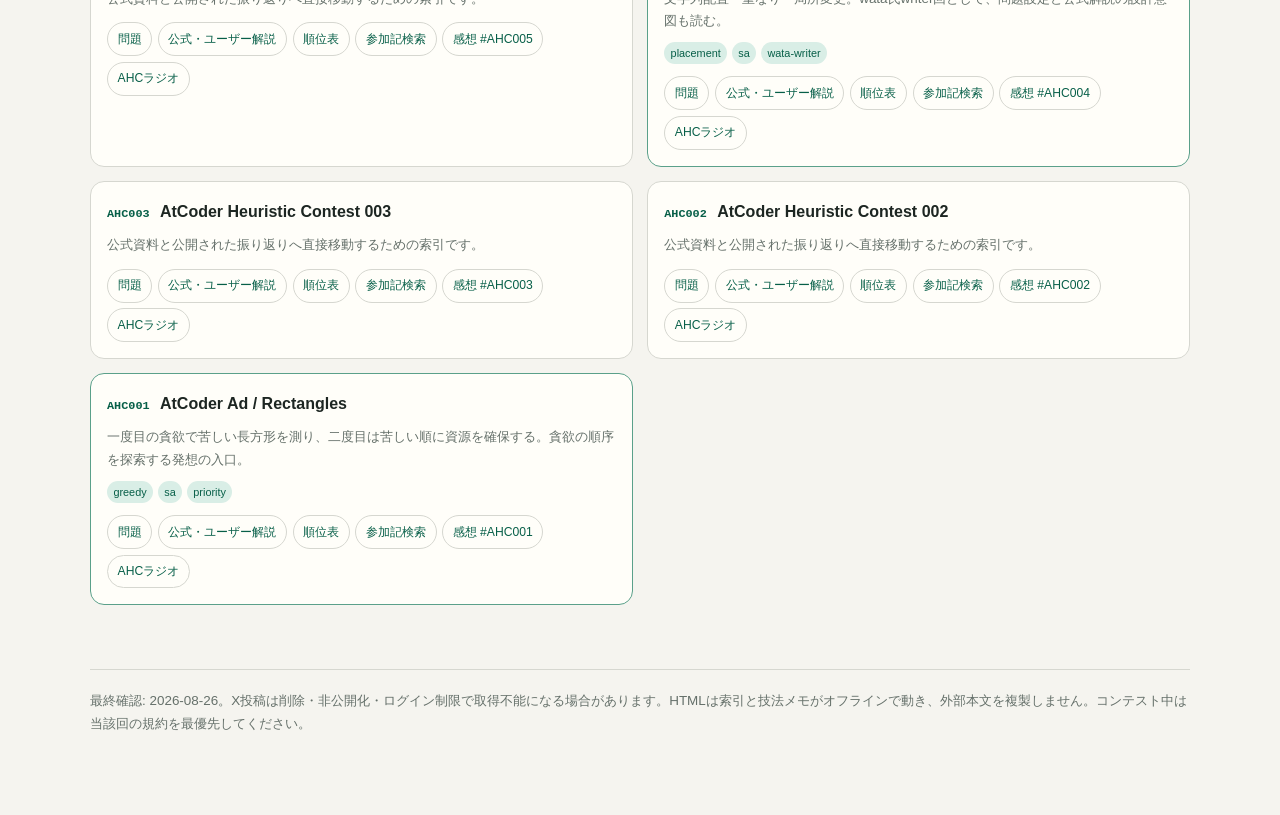
<file: handbook/archive.html>
<!doctype html>
<html lang="ja"><head><meta charset="utf-8"><meta name="viewport" content="width=device-width,initial-scale=1"><meta name="description" content="AHC001からAHC069までの公式資料・参加記・感想・AHCラジオ索引"><title>Past AHC Archive</title><link rel="stylesheet" href="css/library.css"><link rel="stylesheet" href="css/knowledge.css"></head>
<body>
<header class="guide-header knowledge-header"><a class="brand" href="index.html"><span class="brand-mark">HT</span><span>Heuristic Toolkit</span></a><label class="global-search"><span aria-hidden="true">⌕</span><span class="sr-only">過去AHCを検索</span><input id="archive-search" type="search" placeholder="AHC番号・問題名・techniqueを検索"></label><nav class="knowledge-nav"><a href="library.html">Library</a><a href="techniques.html">Techniques</a></nav></header>
<main class="knowledge-main">
  <section class="knowledge-hero"><div><p class="eyebrow">PRE-CONTEST KNOWLEDGE BASE</p><h1>全AHCへの入口を、一か所に。</h1><p>2026-08-26時点で終了済みのAHC001〜AHC069を収録。公式問題、公式・ユーザー解説、順位表、参加記検索、ハッシュタグ、wata氏が出演するAHCラジオ検索へ直接移動できます。重要回には再利用できる技法メモを付けました。</p></div><div class="knowledge-number"><strong id="archive-count">—</strong><span>past contests</span></div></section>

  <section class="archive-intro" aria-label="資料の読み順"><article><h2>1. 公式解説タブ</h2><p>公式資料に加え、順位付きユーザー解説・参加記が集約される最も安定した入口。</p></article><article><h2>2. AHCラジオ</h2><p>wata氏・kaede氏・writerが、単純解から上位方針まで改善順に説明する。</p></article><article><h2>3. 投稿とコード</h2><p>参加記、感想ハッシュタグ、公開提出を照合。コードはライセンスと規約を確認し、考え方を自分で再実装する。</p></article></section>

  <section class="reading-shelf"><p class="eyebrow">WATA READING SHELF</p><h2>wata氏の資料を先に読む</h2><p>「テスター解」は単一の公式repositoryにまとまっていません。公式解説欄、AHCラジオ、詳細順位表、writerの公開提出を横断するのが確実です。</p><div class="reading-links">
    <a href="https://img.atcoder.jp/intro-heuristics/editorial.pdf" target="_blank" rel="noreferrer">Introduction to Heuristics解説</a>
    <a href="https://www.youtube.com/results?search_query=AHC%E3%83%A9%E3%82%B8%E3%82%AA+wata" target="_blank" rel="noreferrer">AHCラジオ一覧検索</a>
    <a href="https://atcoder.jp/contests/ahc042/submissions/62337792" target="_blank" rel="noreferrer">AHC042 公開提出</a>
    <a href="https://atcoder.jp/contests/ahc004" target="_blank" rel="noreferrer">AHC004 writer回</a>
    <a href="https://github.com/wata-orz/steiner_tree" target="_blank" rel="noreferrer">wata-orz/steiner_tree</a>
    <a href="https://x.com/wata_orz" target="_blank" rel="noreferrer">@wata_orz</a>
    <a href="https://shindannin.github.io/ac_analyzer/" target="_blank" rel="noreferrer">AHC Analyzer</a>
  </div></section>

  <div class="knowledge-controls"><div class="knowledge-filters" aria-label="索引フィルター"><button data-archive-filter="all" aria-pressed="true">全69回</button><button data-archive-filter="spotlight" aria-pressed="false">技法メモあり</button><button data-archive-filter="past-modification" aria-pressed="false">過去改変</button><button data-archive-filter="sa" aria-pressed="false">SA</button><button data-archive-filter="beam" aria-pressed="false">Beam</button><button data-archive-filter="lns" aria-pressed="false">LNS</button><button data-archive-filter="representation" aria-pressed="false">表現</button></div></div>
  <p id="archive-empty" class="knowledge-empty" role="status">一致するAHCがありません。</p><div id="archive-list" class="archive-list"></div>
  <footer class="guide-footer">最終確認: <span id="archive-checked"></span>。X投稿は削除・非公開化・ログイン制限で取得不能になる場合があります。HTMLは索引と技法メモがオフラインで動き、外部本文を複製しません。コンテスト中は当該回の規約を最優先してください。</footer>
</main><script src="data/ahc-archive.js"></script><script src="js/archive.js"></script></body></html>
</file>
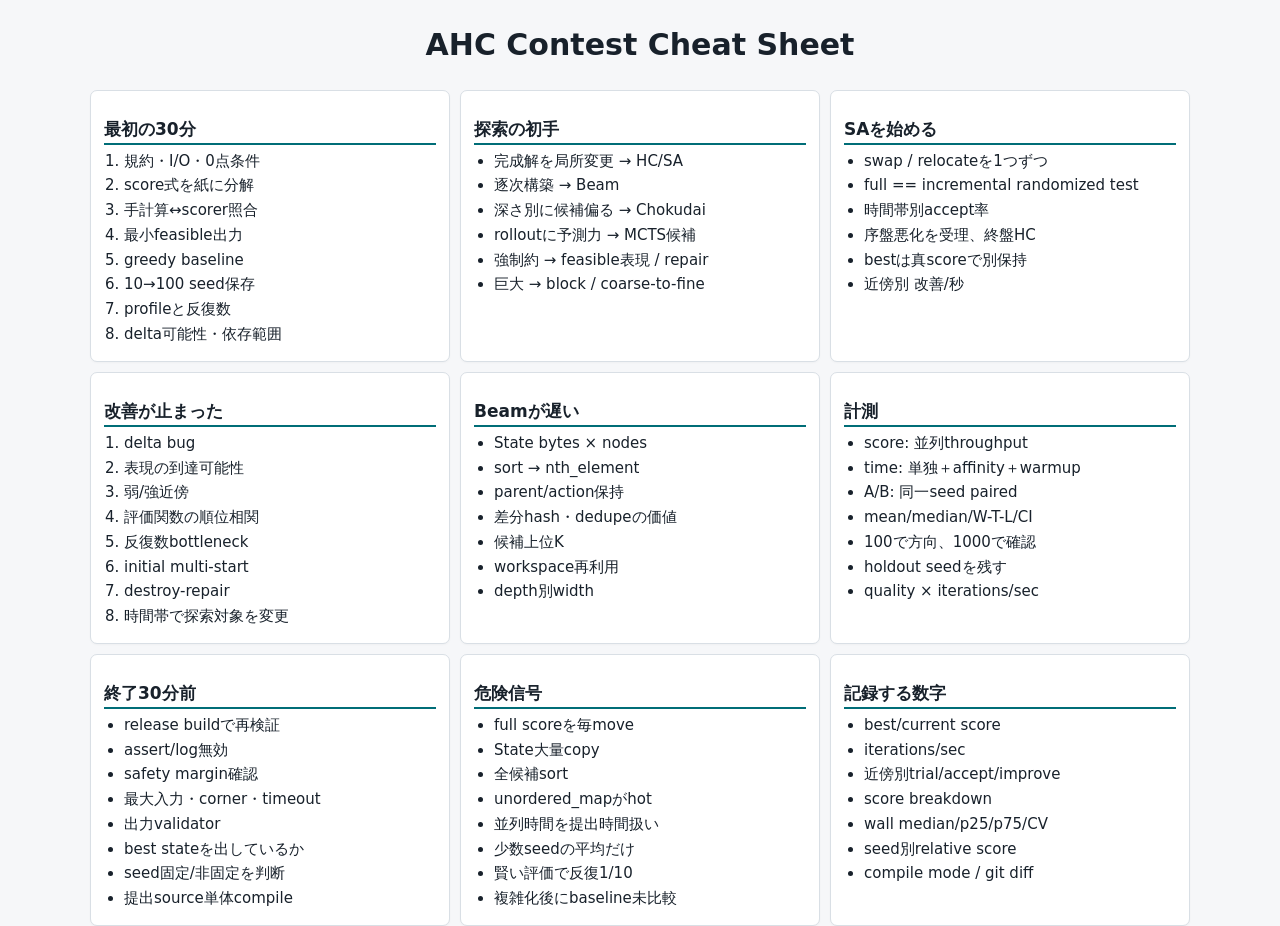
<file: handbook/cheat-sheet.html>
<!doctype html><html lang="ja"><head><meta charset="utf-8"><title>AHC Contest Cheat Sheet</title><link rel="stylesheet" href="css/style.css"><style>main{max-width:1100px;margin:auto}.sheet{display:grid;grid-template-columns:repeat(3,1fr);gap:10px}.card{margin:0;padding:10px 13px}h1{text-align:center}h2{font-size:17px;margin:4px 0}ol,ul{padding-left:20px;margin:4px 0}@page{size:A4 landscape;margin:8mm}@media print{.sheet{grid-template-columns:repeat(3,1fr)}h1{font-size:18pt;margin:0 0 5px}.card{font-size:9pt;line-height:1.35}}</style></head><body><main><h1>AHC Contest Cheat Sheet</h1><div class="sheet">
<section class="card"><h2>最初の30分</h2><ol><li>規約・I/O・0点条件</li><li>score式を紙に分解</li><li>手計算↔scorer照合</li><li>最小feasible出力</li><li>greedy baseline</li><li>10→100 seed保存</li><li>profileと反復数</li><li>delta可能性・依存範囲</li></ol></section>
<section class="card"><h2>探索の初手</h2><ul><li>完成解を局所変更 → HC/SA</li><li>逐次構築 → Beam</li><li>深さ別に候補偏る → Chokudai</li><li>rolloutに予測力 → MCTS候補</li><li>強制約 → feasible表現 / repair</li><li>巨大 → block / coarse-to-fine</li></ul></section>
<section class="card"><h2>SAを始める</h2><ul><li>swap / relocateを1つずつ</li><li>full == incremental randomized test</li><li>時間帯別accept率</li><li>序盤悪化を受理、終盤HC</li><li>bestは真scoreで別保持</li><li>近傍別 改善/秒</li></ul></section>
<section class="card"><h2>改善が止まった</h2><ol><li>delta bug</li><li>表現の到達可能性</li><li>弱/強近傍</li><li>評価関数の順位相関</li><li>反復数bottleneck</li><li>initial multi-start</li><li>destroy-repair</li><li>時間帯で探索対象を変更</li></ol></section>
<section class="card"><h2>Beamが遅い</h2><ul><li>State bytes × nodes</li><li>sort → nth_element</li><li>parent/action保持</li><li>差分hash・dedupeの価値</li><li>候補上位K</li><li>workspace再利用</li><li>depth別width</li></ul></section>
<section class="card"><h2>計測</h2><ul><li>score: 並列throughput</li><li>time: 単独＋affinity＋warmup</li><li>A/B: 同一seed paired</li><li>mean/median/W-T-L/CI</li><li>100で方向、1000で確認</li><li>holdout seedを残す</li><li>quality × iterations/sec</li></ul></section>
<section class="card"><h2>終了30分前</h2><ul><li>release buildで再検証</li><li>assert/log無効</li><li>safety margin確認</li><li>最大入力・corner・timeout</li><li>出力validator</li><li>best stateを出しているか</li><li>seed固定/非固定を判断</li><li>提出source単体compile</li></ul></section>
<section class="card"><h2>危険信号</h2><ul><li>full scoreを毎move</li><li>State大量copy</li><li>全候補sort</li><li>unordered_mapがhot</li><li>並列時間を提出時間扱い</li><li>少数seedの平均だけ</li><li>賢い評価で反復1/10</li><li>複雑化後にbaseline未比較</li></ul></section>
<section class="card"><h2>記録する数字</h2><ul><li>best/current score</li><li>iterations/sec</li><li>近傍別trial/accept/improve</li><li>score breakdown</li><li>wall median/p25/p75/CV</li><li>seed別relative score</li><li>compile mode / git diff</li></ul></section>
</div></main></body></html>
</file>
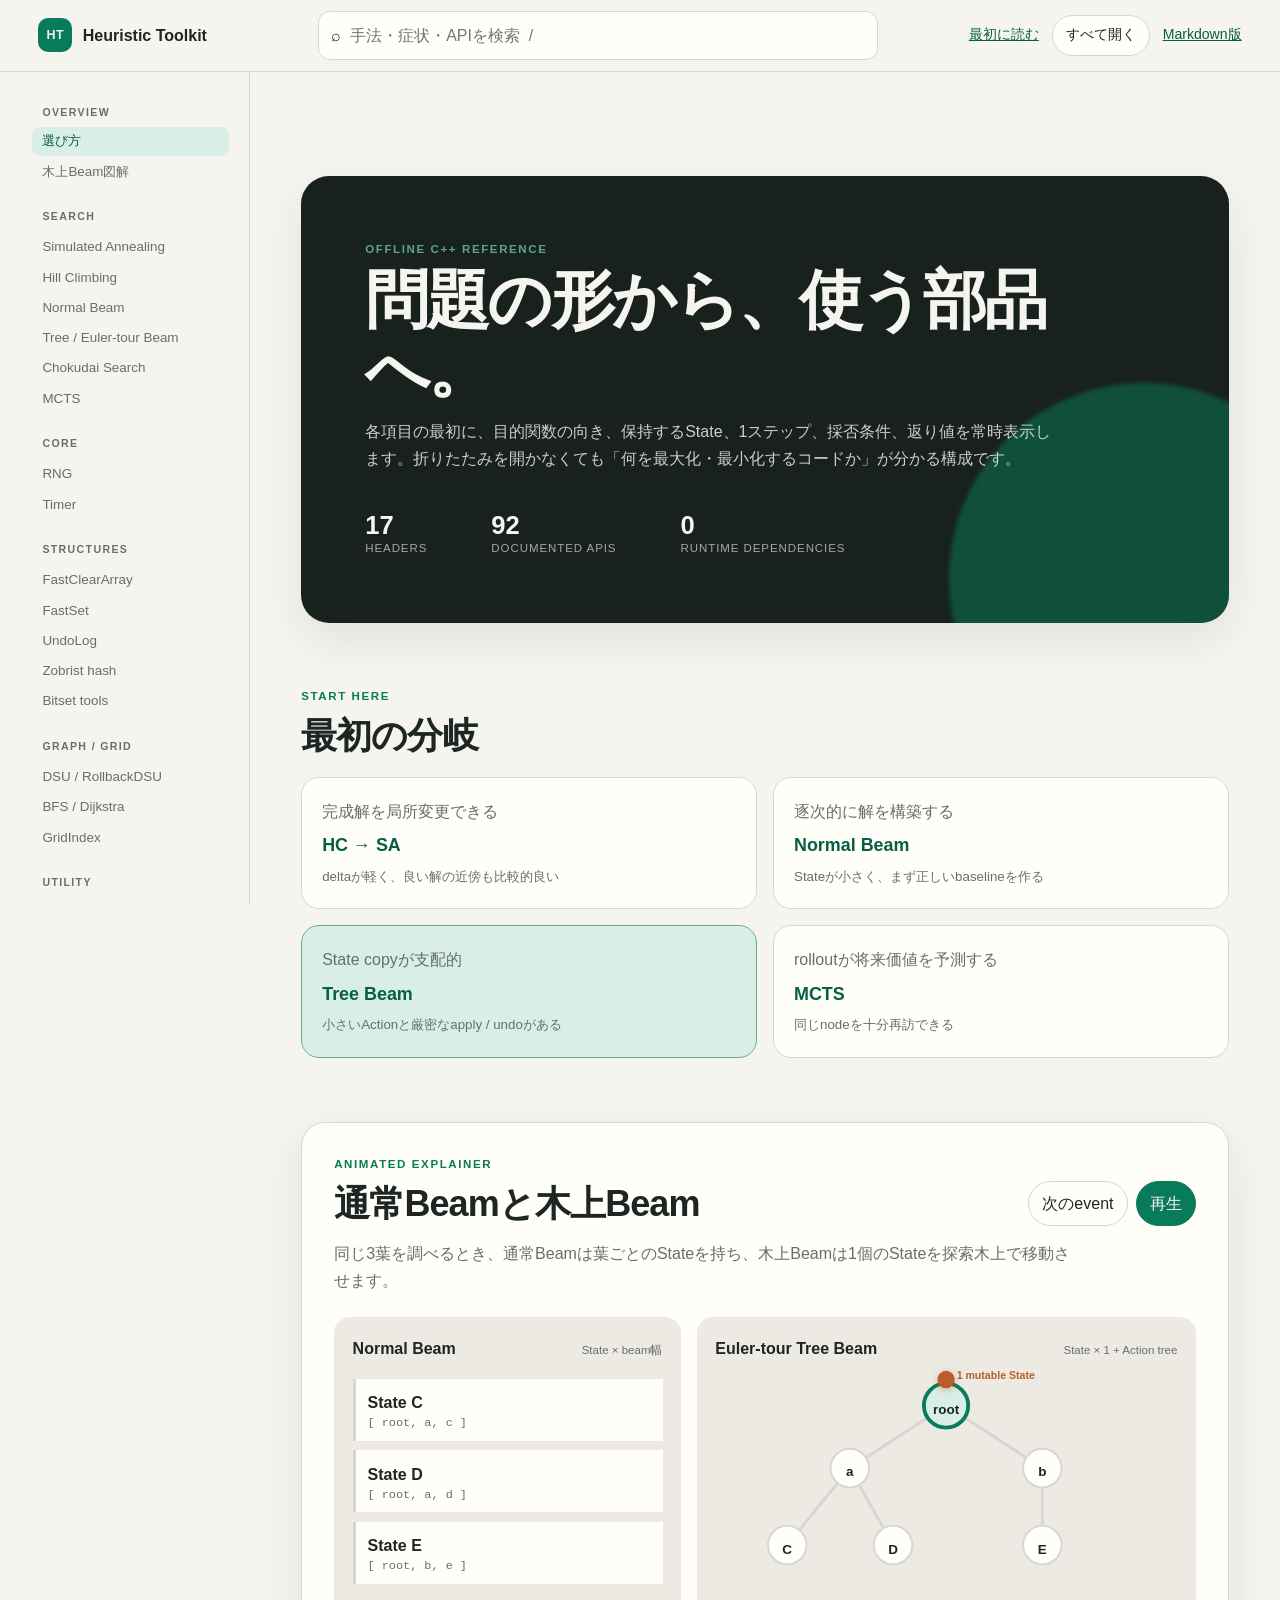
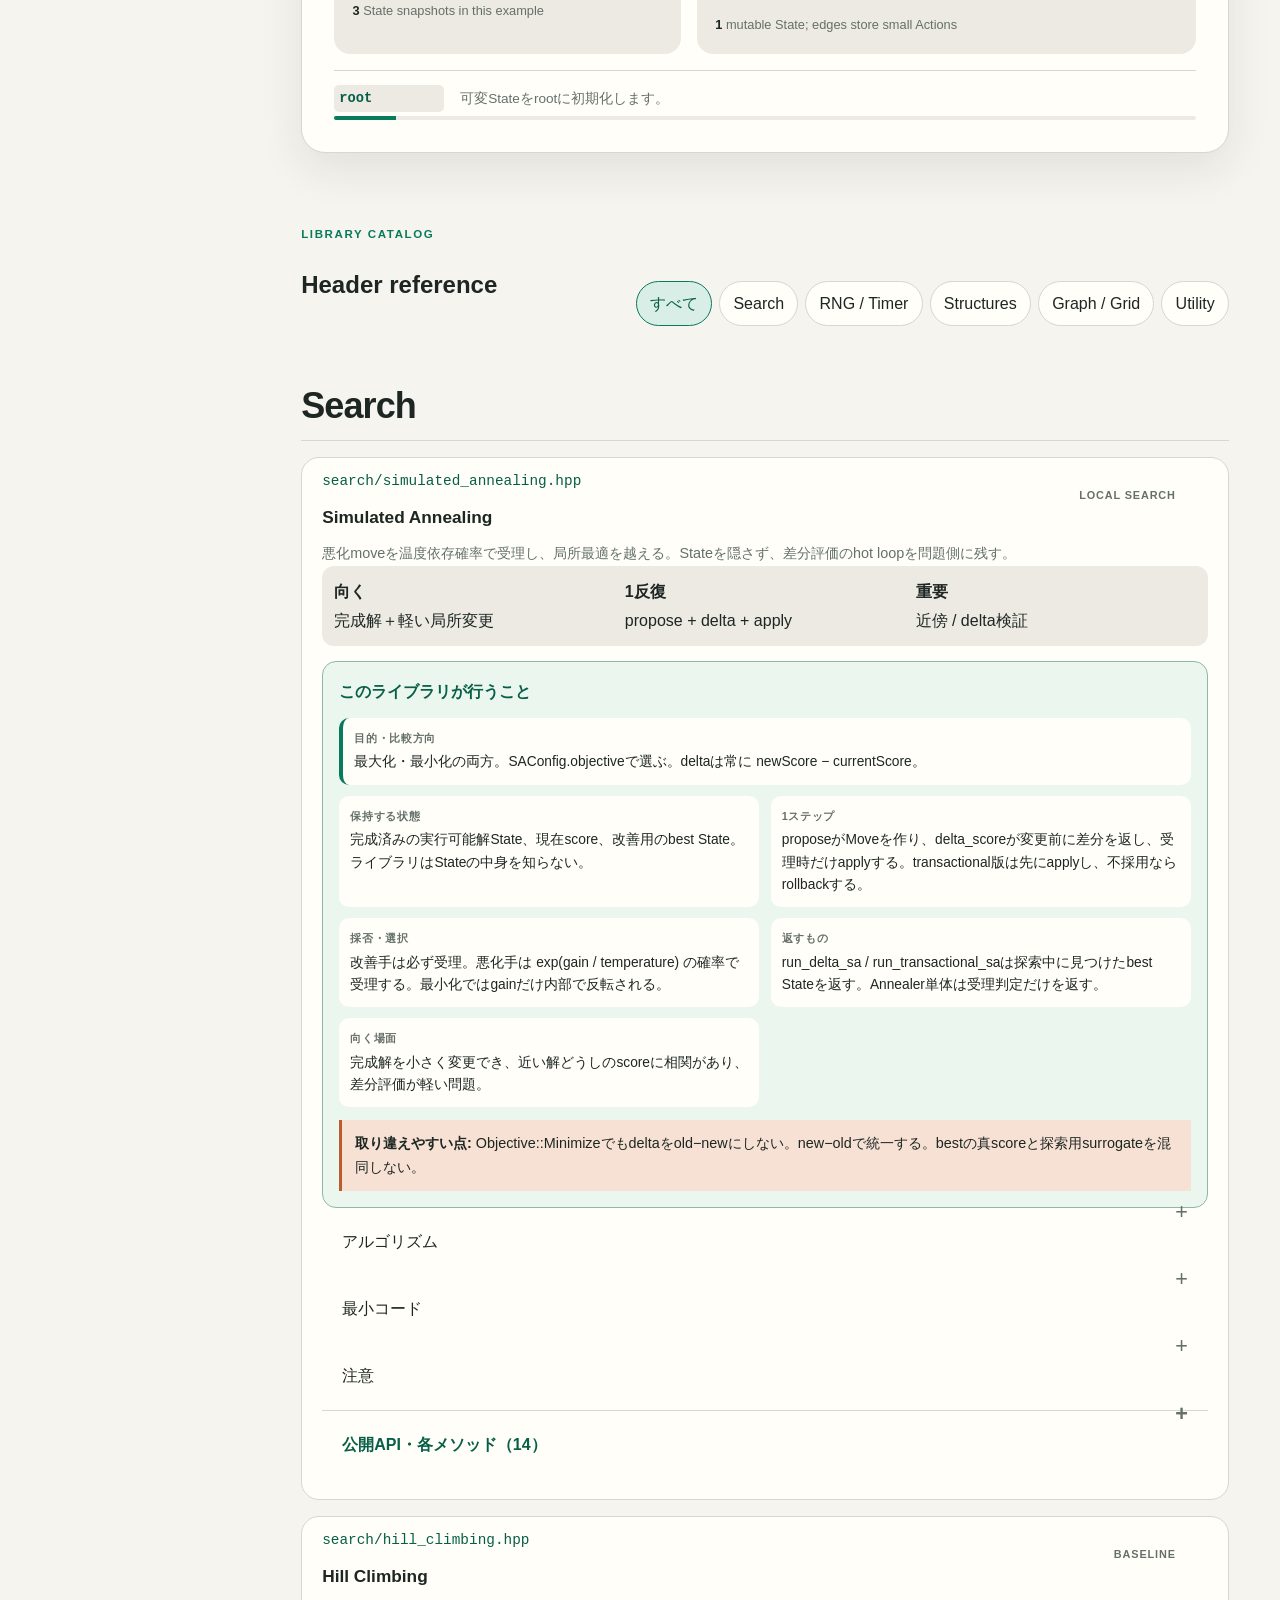
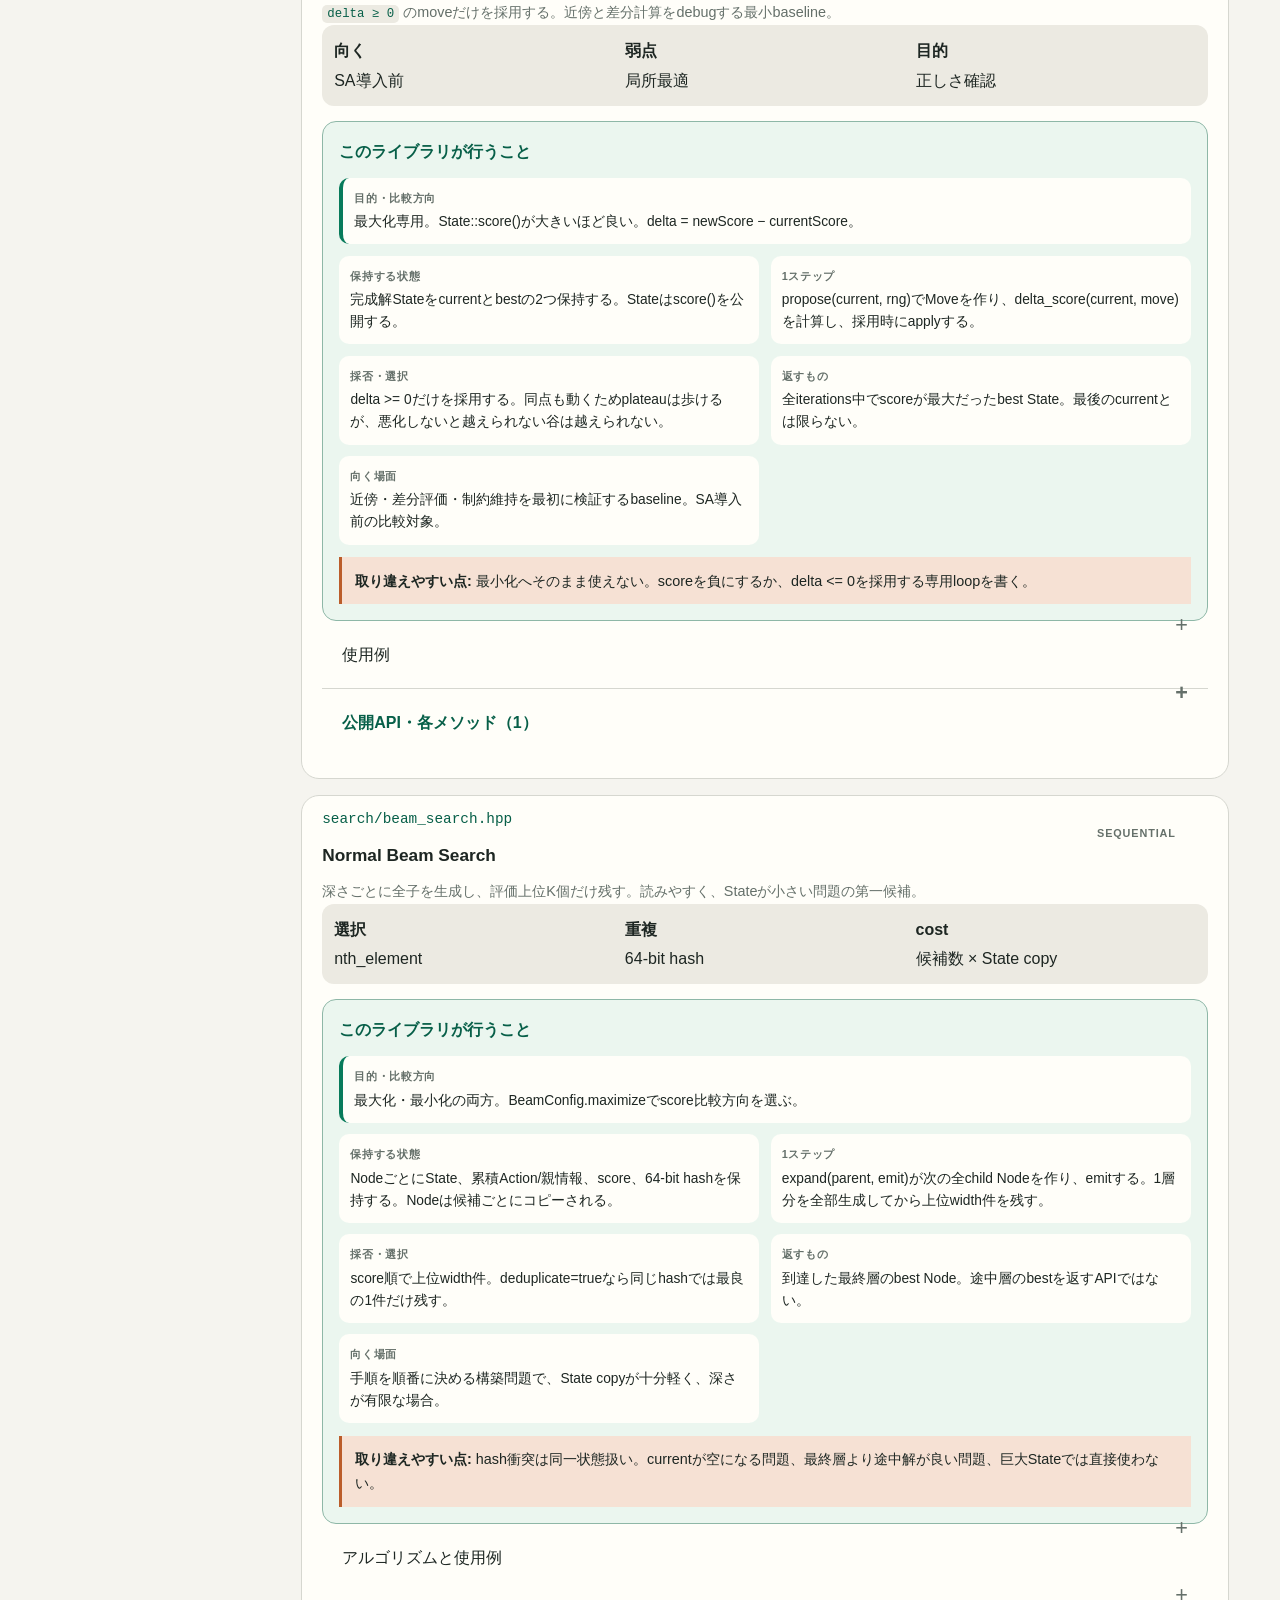
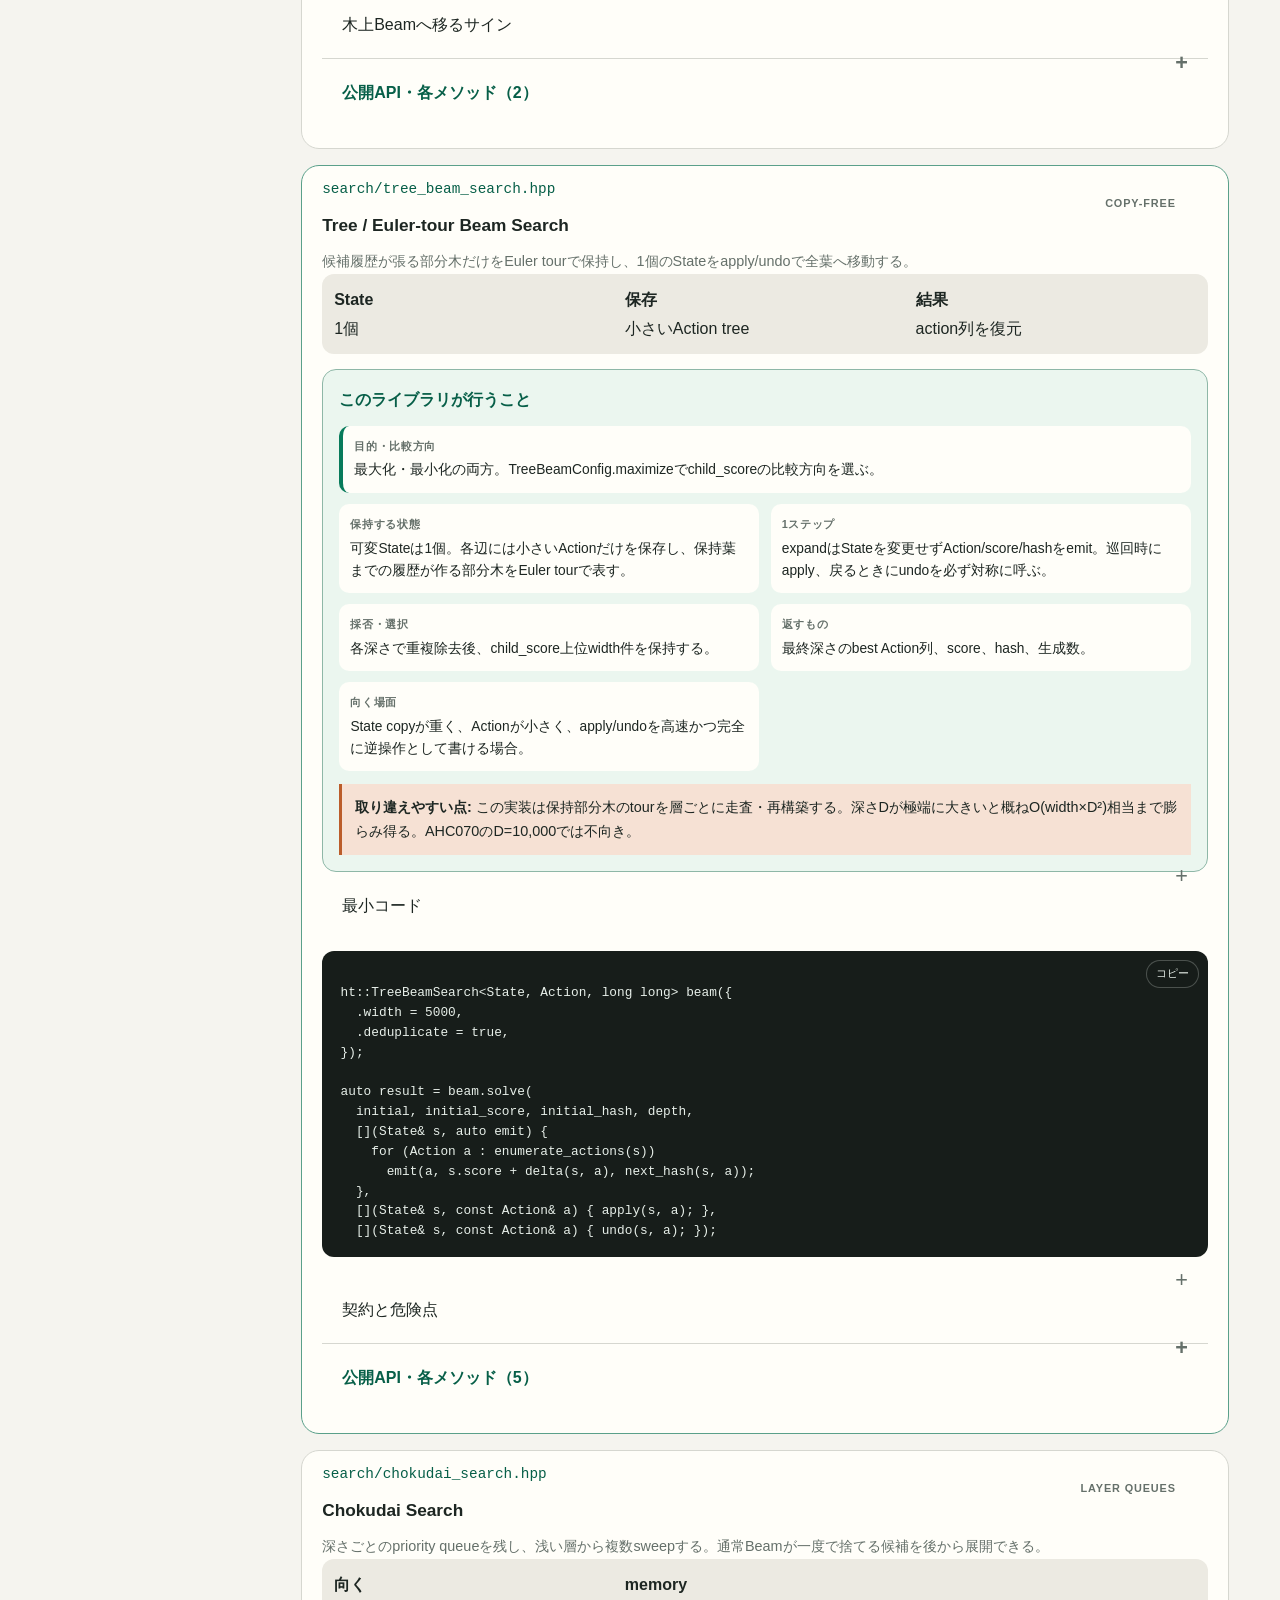
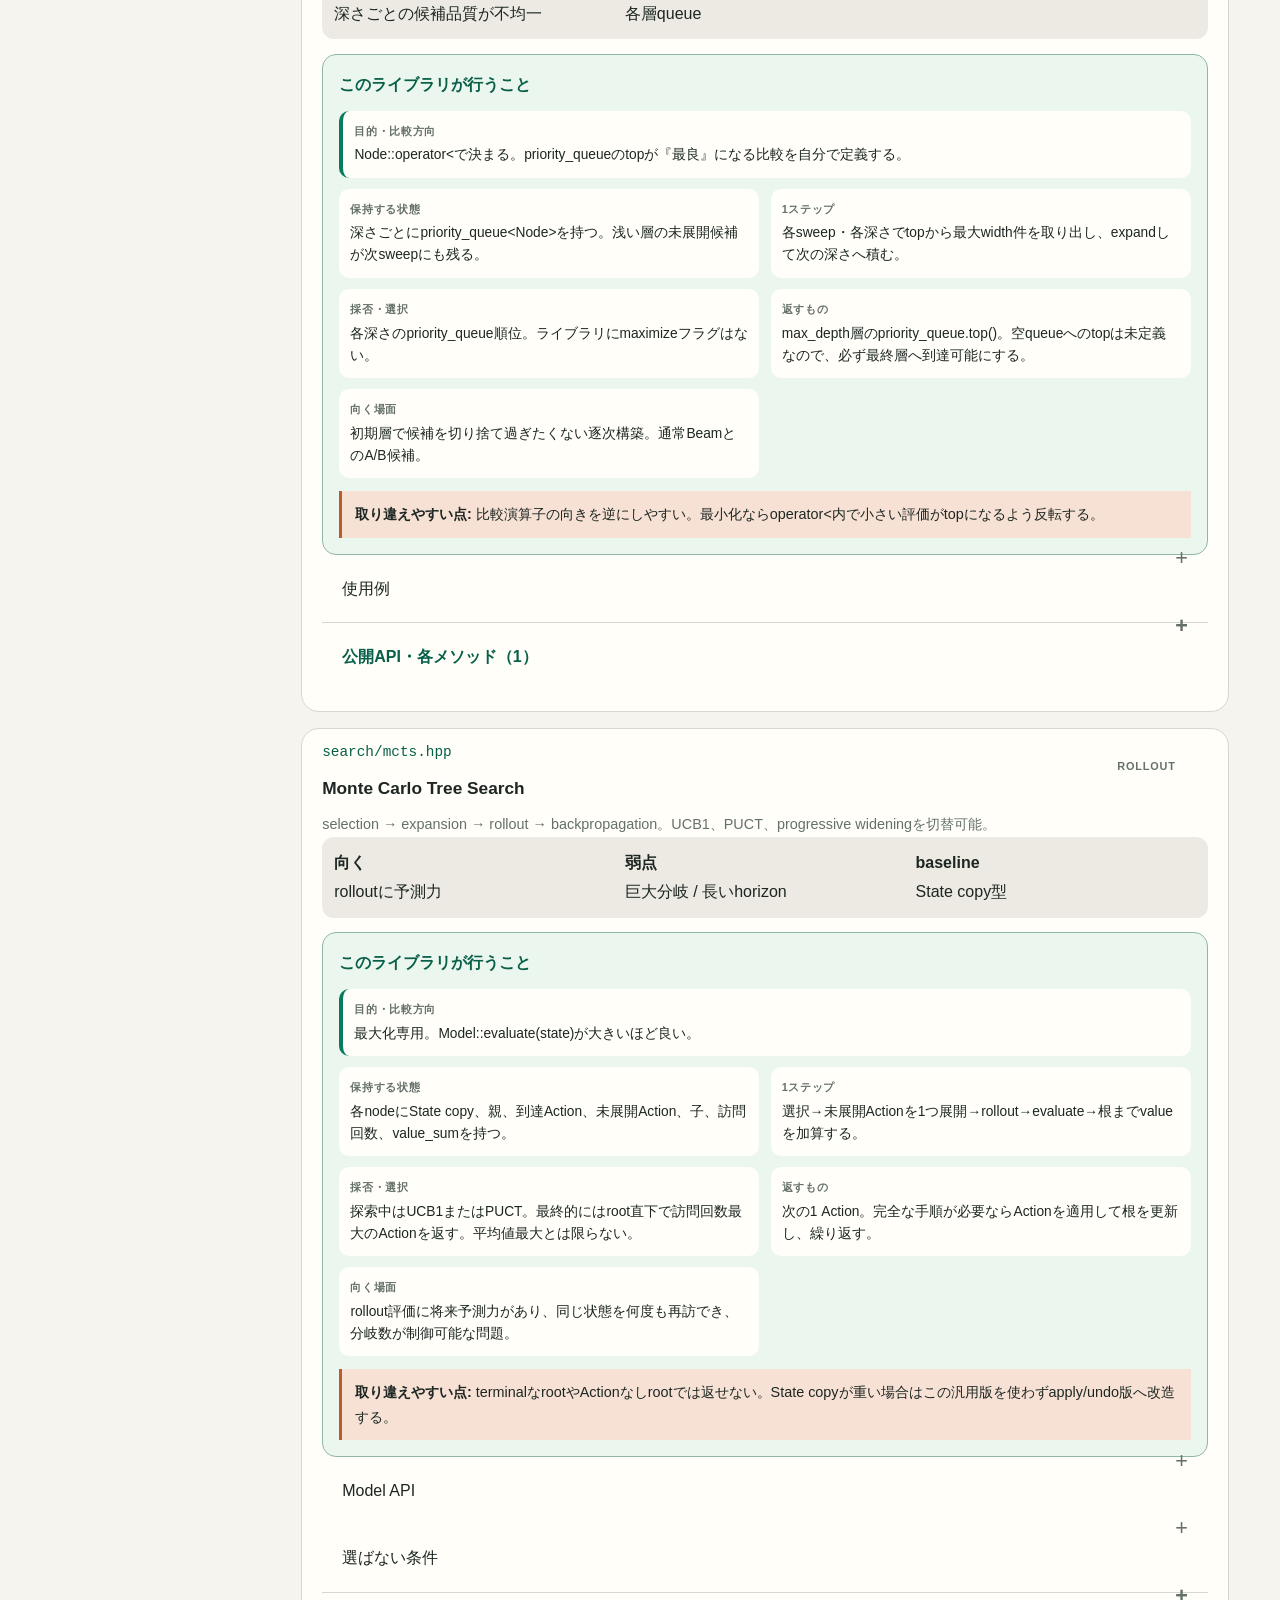
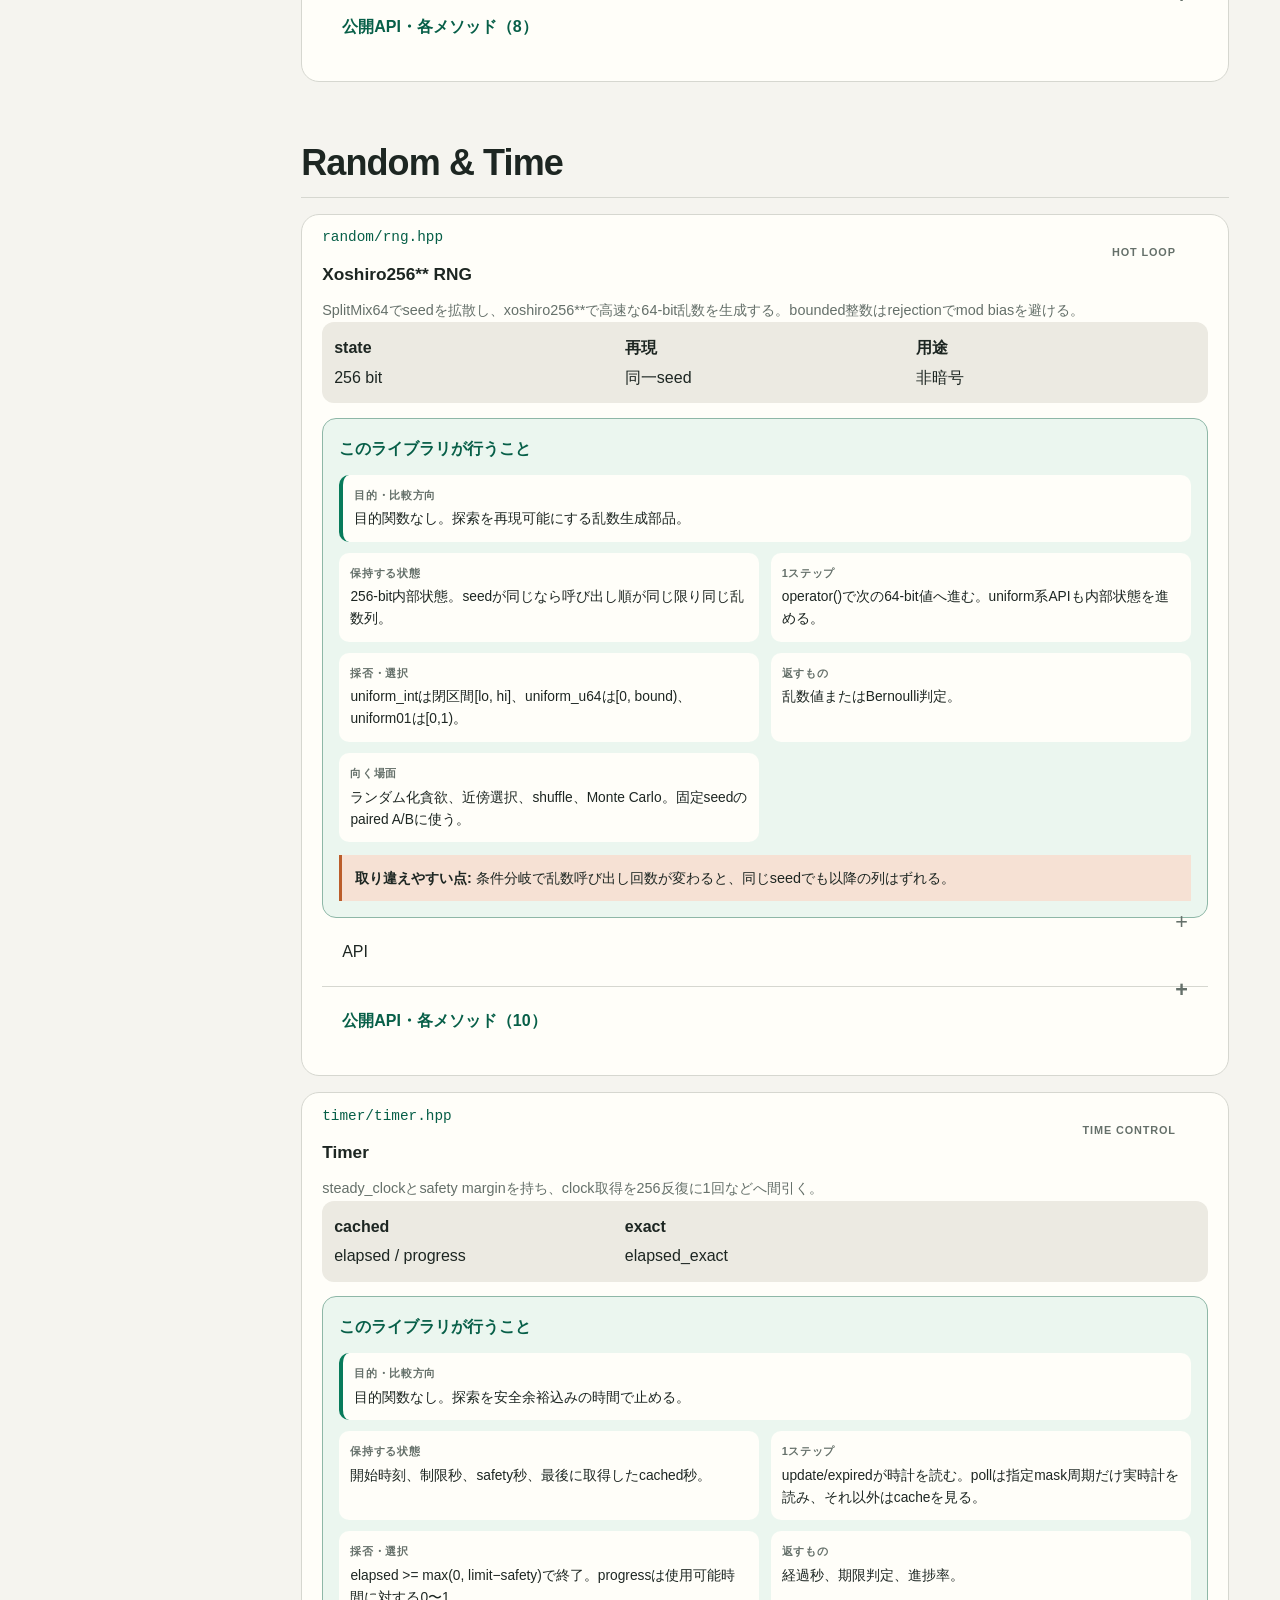
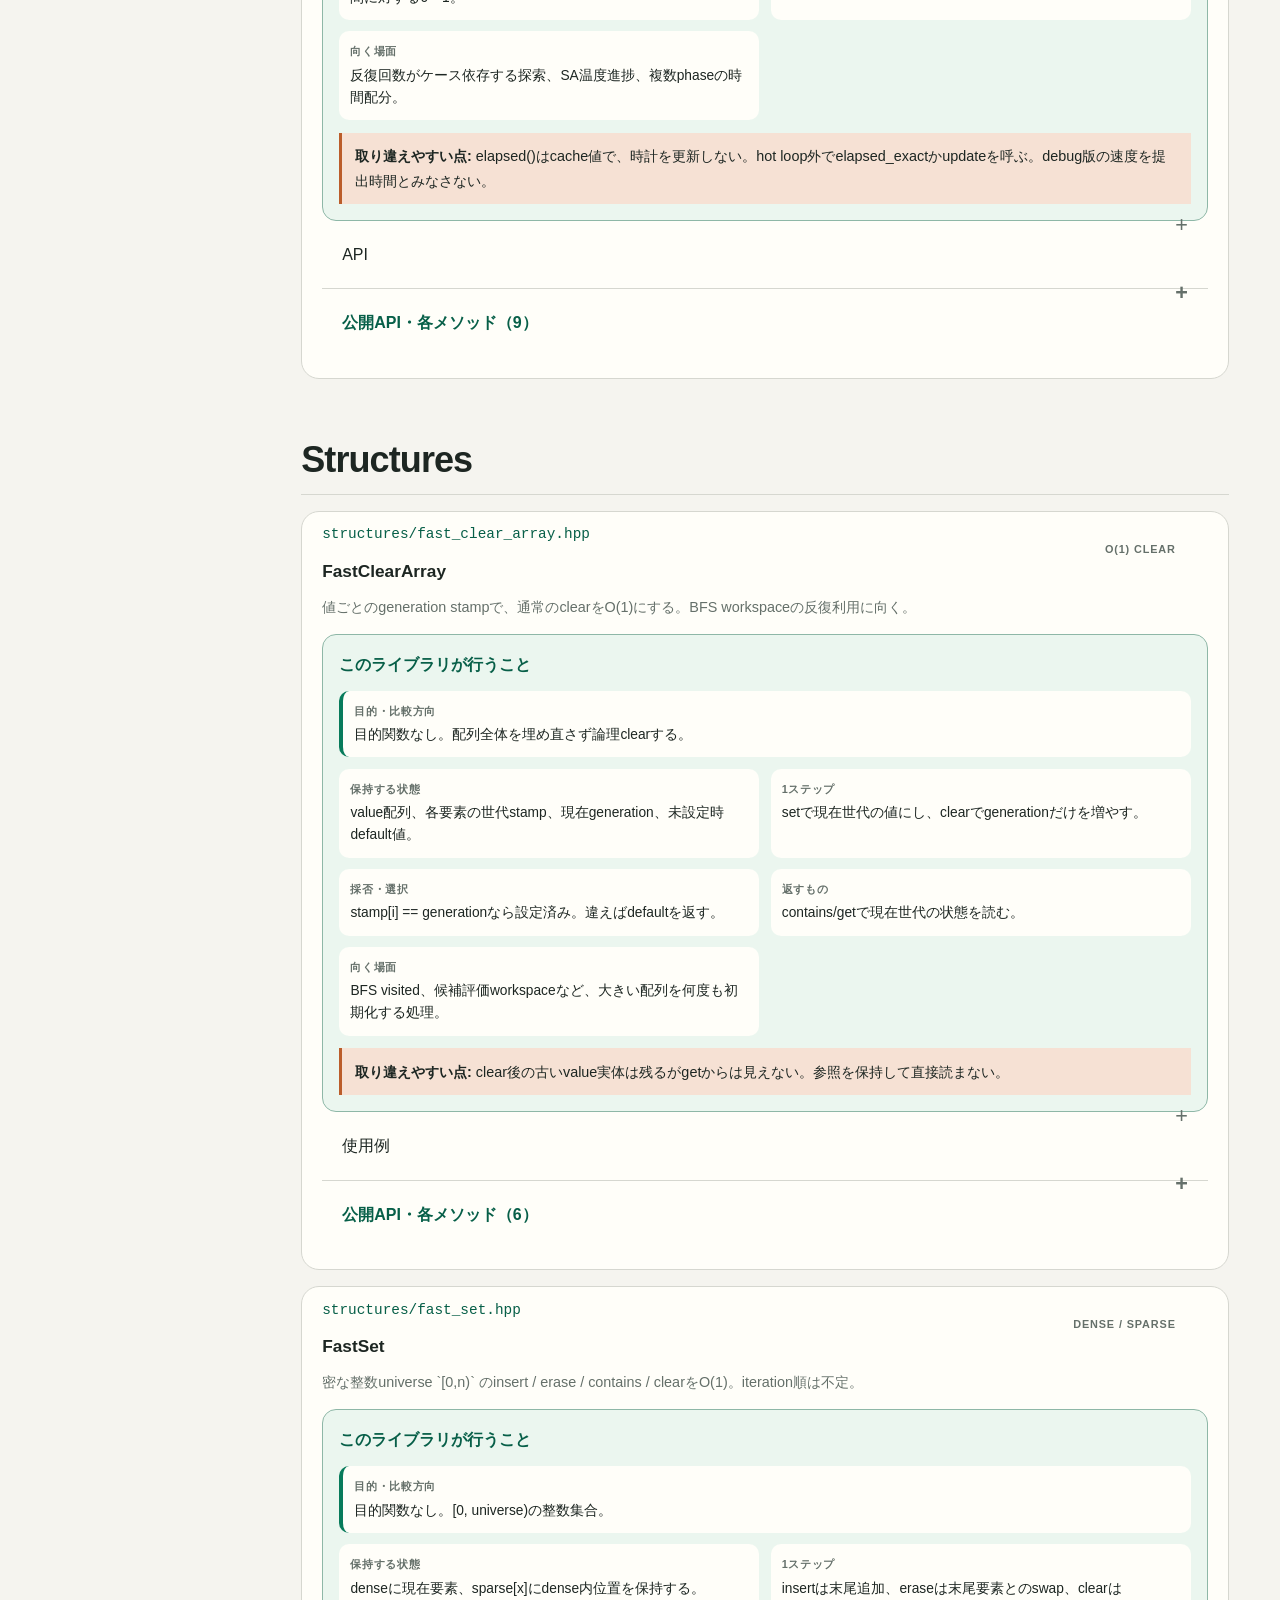
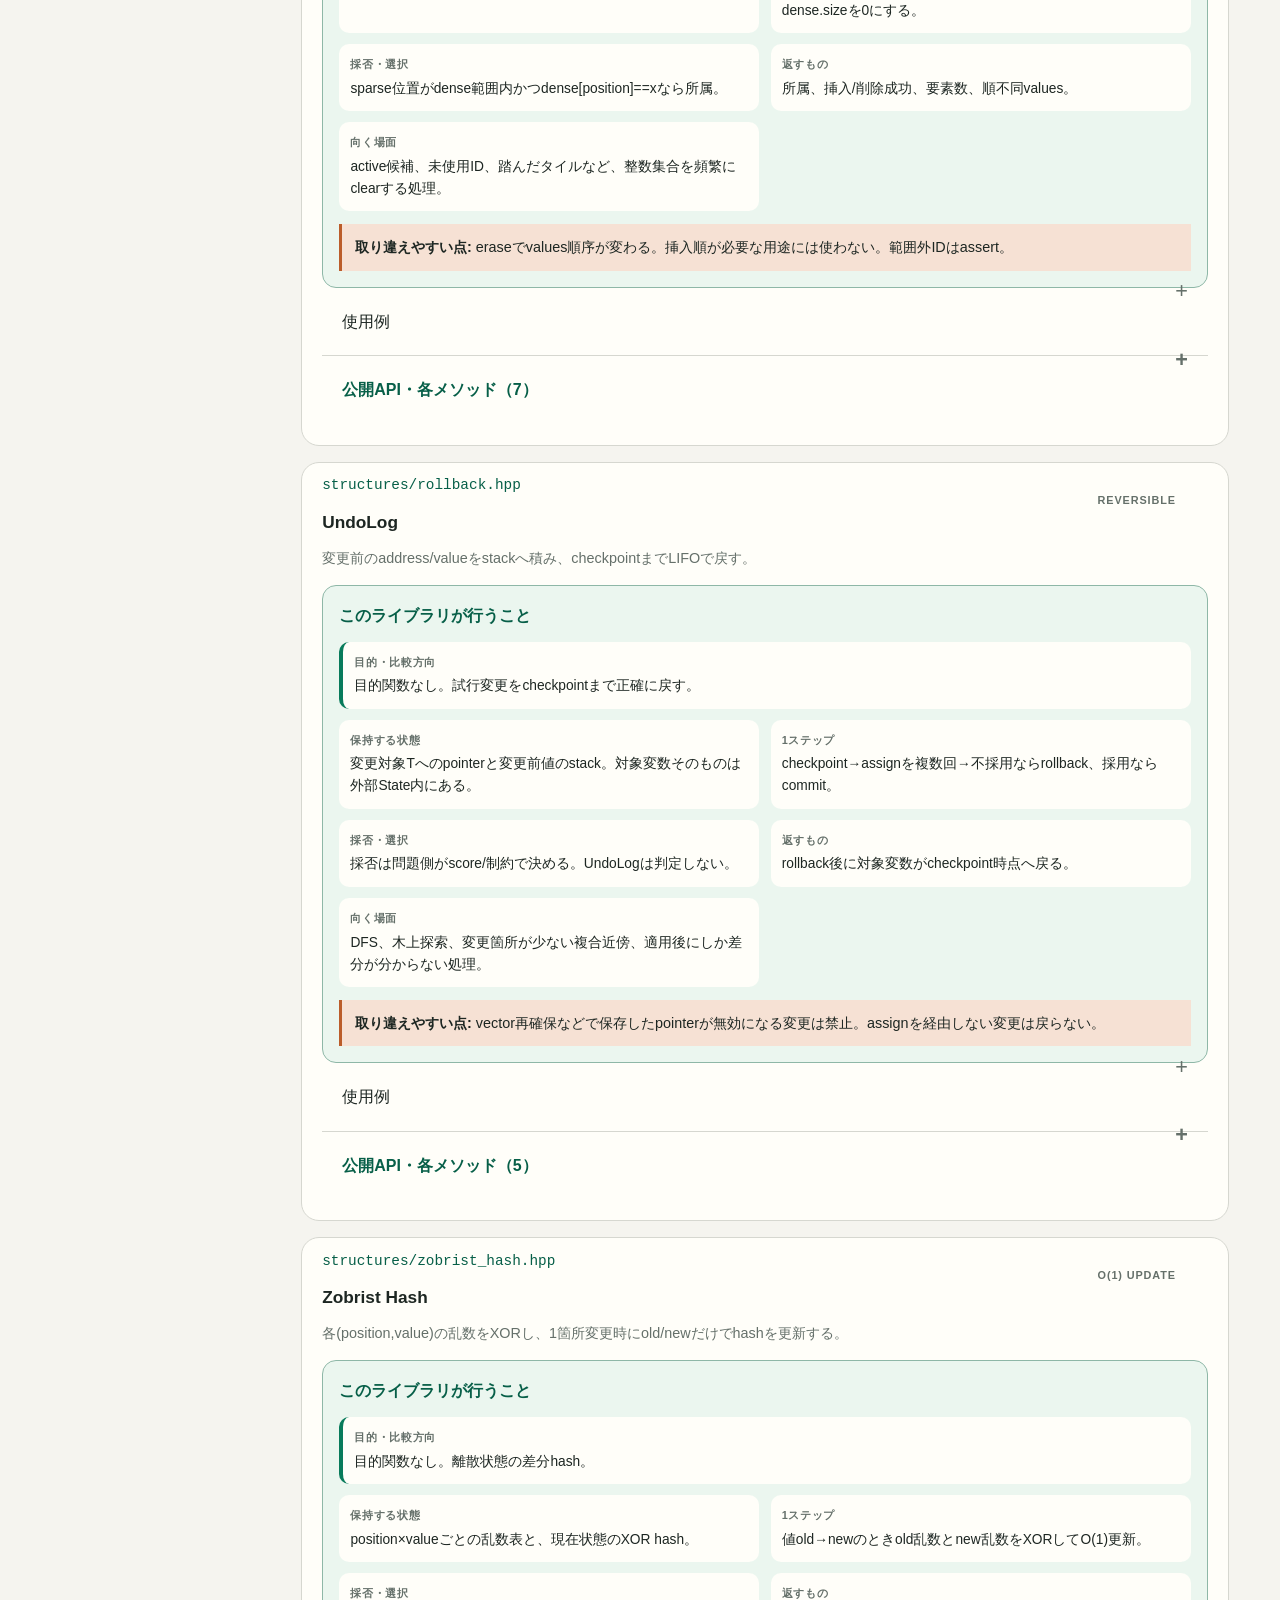
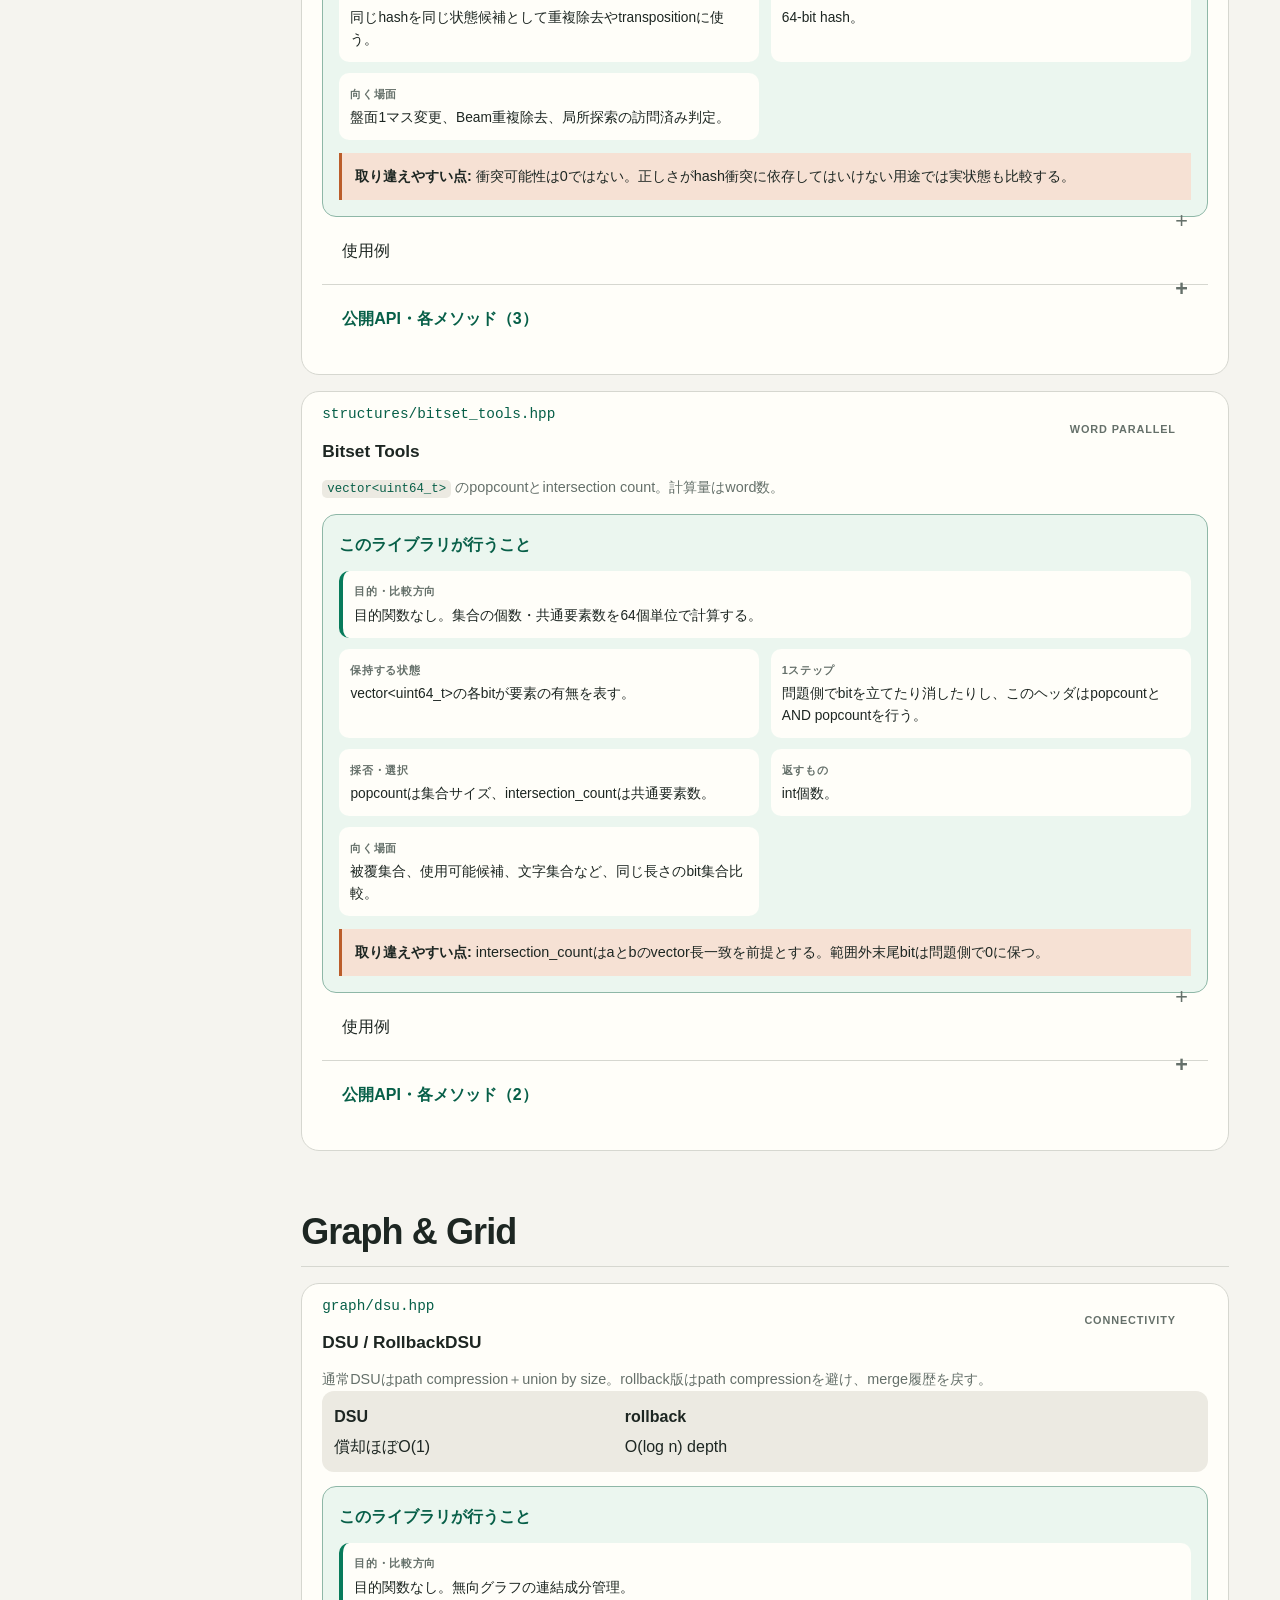
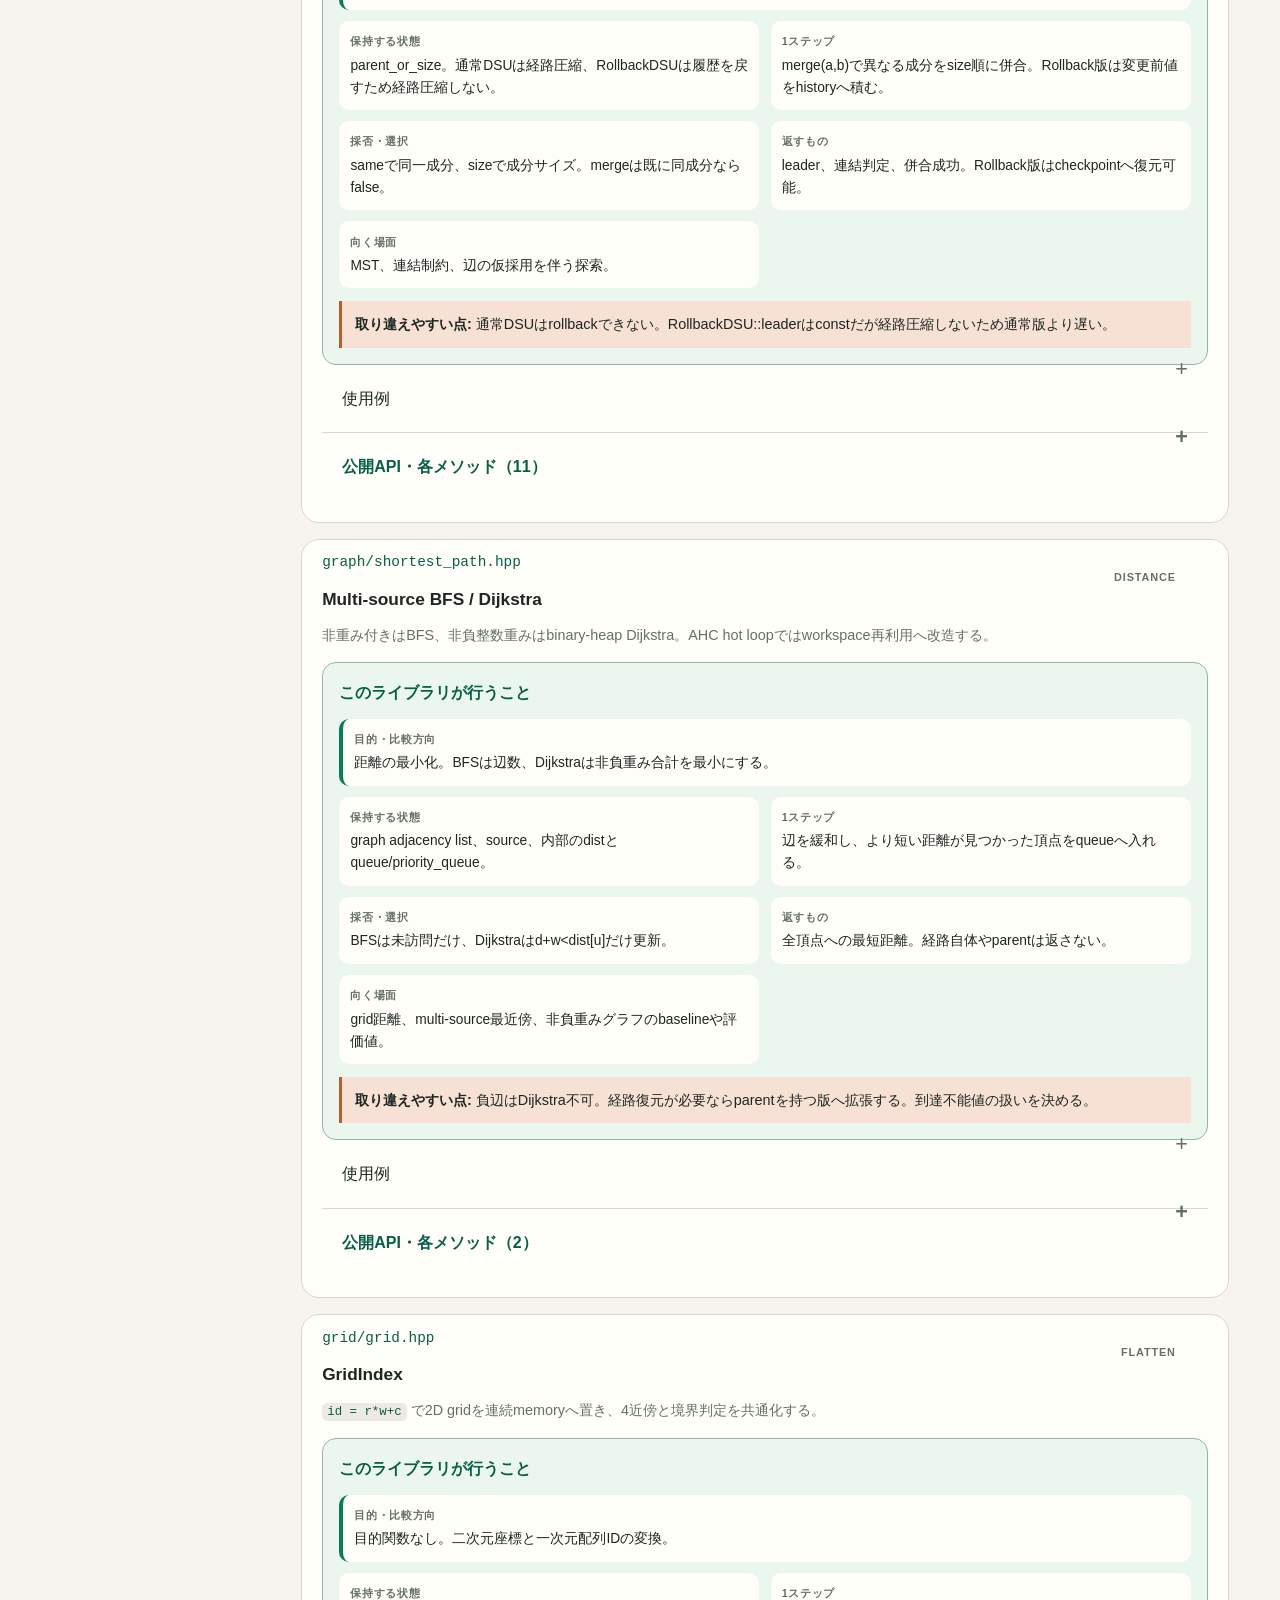
<file: handbook/library.html>
<!doctype html>
<html lang="ja">
<head>
  <meta charset="utf-8">
  <meta name="viewport" content="width=device-width,initial-scale=1">
  <meta name="description" content="AHC heuristic-toolkit C++ library guide">
  <title>Heuristic Toolkit — Library Guide</title>
  <link rel="stylesheet" href="css/library.css">
</head>
<body>
<header class="guide-header">
  <a class="brand" href="index.html"><span class="brand-mark">HT</span><span>Heuristic Toolkit</span></a>
  <label class="global-search"><span aria-hidden="true">⌕</span><span class="sr-only">ライブラリを検索</span><input id="library-search" type="search" placeholder="手法・症状・APIを検索  /" autocomplete="off"></label>
  <div class="header-actions"><a href="start-here.html">最初に読む</a><button id="expand-all" type="button">すべて開く</button><a href="../library/README.md">Markdown版</a></div>
</header>

<div class="guide-layout">
  <aside class="guide-sidebar" aria-label="ライブラリ目次">
    <p class="sidebar-label">OVERVIEW</p>
    <nav id="guide-nav">
      <a href="#overview">選び方</a>
      <a href="#tree-beam-lab">木上Beam図解</a>
      <p class="sidebar-label">SEARCH</p>
      <a href="#simulated-annealing">Simulated Annealing</a>
      <a href="#hill-climbing">Hill Climbing</a>
      <a href="#normal-beam">Normal Beam</a>
      <a href="#tree-beam">Tree / Euler-tour Beam</a>
      <a href="#chokudai">Chokudai Search</a>
      <a href="#mcts">MCTS</a>
      <p class="sidebar-label">CORE</p>
      <a href="#rng">RNG</a><a href="#timer">Timer</a>
      <p class="sidebar-label">STRUCTURES</p>
      <a href="#fast-clear">FastClearArray</a><a href="#fast-set">FastSet</a>
      <a href="#undo-log">UndoLog</a><a href="#zobrist">Zobrist hash</a><a href="#bitset">Bitset tools</a>
      <p class="sidebar-label">GRAPH / GRID</p>
      <a href="#dsu">DSU / RollbackDSU</a><a href="#shortest-path">BFS / Dijkstra</a><a href="#grid">GridIndex</a>
      <p class="sidebar-label">UTILITY</p>
      <a href="#logger">Logger</a>
    </nav>
  </aside>

  <main id="guide-main">
    <section id="overview" class="guide-hero">
      <p class="eyebrow">OFFLINE C++ REFERENCE</p>
      <h1>問題の形から、使う部品へ。</h1>
      <p class="hero-copy">各項目の最初に、目的関数の向き、保持するState、1ステップ、採否条件、返り値を常時表示します。折りたたみを開かなくても「何を最大化・最小化するコードか」が分かる構成です。</p>
      <div class="hero-stats" aria-label="ガイドの収録内容">
        <div><strong>17</strong><span>headers</span></div><div><strong id="api-count">—</strong><span>documented APIs</span></div><div><strong>0</strong><span>runtime dependencies</span></div>
      </div>
    </section>

    <section class="decision-section" aria-labelledby="decision-title">
      <div class="section-heading"><p class="eyebrow">START HERE</p><h2 id="decision-title">最初の分岐</h2></div>
      <div class="decision-grid">
        <a href="#simulated-annealing" class="decision-item"><span>完成解を局所変更できる</span><strong>HC → SA</strong><small>deltaが軽く、良い解の近傍も比較的良い</small></a>
        <a href="#normal-beam" class="decision-item"><span>逐次的に解を構築する</span><strong>Normal Beam</strong><small>Stateが小さく、まず正しいbaselineを作る</small></a>
        <a href="#tree-beam" class="decision-item featured"><span>State copyが支配的</span><strong>Tree Beam</strong><small>小さいActionと厳密なapply / undoがある</small></a>
        <a href="#mcts" class="decision-item"><span>rolloutが将来価値を予測する</span><strong>MCTS</strong><small>同じnodeを十分再訪できる</small></a>
      </div>
    </section>

    <section id="tree-beam-lab" class="beam-lab" aria-labelledby="beam-lab-title">
      <div class="section-heading split-heading"><div><p class="eyebrow">ANIMATED EXPLAINER</p><h2 id="beam-lab-title">通常Beamと木上Beam</h2></div><div class="lab-controls"><button id="beam-step" type="button">次のevent</button><button id="beam-play" type="button" aria-pressed="false">再生</button></div></div>
      <p class="section-lead">同じ3葉を調べるとき、通常Beamは葉ごとのStateを持ち、木上Beamは1個のStateを探索木上で移動させます。</p>
      <div class="beam-comparison">
        <div class="beam-mode normal-mode">
          <div class="mode-title"><h3>Normal Beam</h3><span>State × beam幅</span></div>
          <div class="snapshot-row" aria-label="通常Beamが保持する状態コピー">
            <div class="state-snapshot" data-normal-leaf="c"><b>State C</b><span>[ root, a, c ]</span></div>
            <div class="state-snapshot" data-normal-leaf="d"><b>State D</b><span>[ root, a, d ]</span></div>
            <div class="state-snapshot" data-normal-leaf="e"><b>State E</b><span>[ root, b, e ]</span></div>
          </div>
          <p class="mode-metric"><strong>3</strong> State snapshots in this example</p>
        </div>
        <div class="beam-mode tree-mode">
          <div class="mode-title"><h3>Euler-tour Tree Beam</h3><span>State × 1 + Action tree</span></div>
          <svg id="beam-tree-svg" viewBox="0 0 480 245" role="img" aria-labelledby="tree-svg-title tree-svg-desc">
            <title id="tree-svg-title">Euler-tour beam tree</title><desc id="tree-svg-desc">One mutable state traverses from root through actions a, c, d, b, and e using apply and undo.</desc>
            <g class="tree-edges"><path data-edge="root-a" d="M240 40 L140 105"/><path data-edge="root-b" d="M240 40 L340 105"/><path data-edge="a-c" d="M140 105 L75 185"/><path data-edge="a-d" d="M140 105 L185 185"/><path data-edge="b-e" d="M340 105 L340 185"/></g>
            <g class="tree-nodes">
              <g data-node="root" transform="translate(240 40)"><circle r="23"/><text y="5">root</text></g>
              <g data-node="a" transform="translate(140 105)"><circle r="20"/><text y="5">a</text></g>
              <g data-node="b" transform="translate(340 105)"><circle r="20"/><text y="5">b</text></g>
              <g data-node="c" transform="translate(75 185)"><circle r="20"/><text y="5">C</text></g>
              <g data-node="d" transform="translate(185 185)"><circle r="20"/><text y="5">D</text></g>
              <g data-node="e" transform="translate(340 185)"><circle r="20"/><text y="5">E</text></g>
            </g>
            <circle id="state-cursor" cx="240" cy="40" r="9"><title>current mutable State</title></circle>
            <text class="cursor-label" id="cursor-label" x="258" y="26">1 mutable State</text>
          </svg>
          <p class="mode-metric"><strong>1</strong> mutable State; edges store small Actions</p>
        </div>
      </div>
      <div class="event-strip" aria-live="polite"><code id="beam-event-code">start at root</code><span id="beam-event-detail">Stateは初期状態</span><div class="event-progress"><span id="beam-event-progress"></span></div></div>
    </section>

    <section class="catalog-tools" aria-label="ライブラリ絞り込み">
      <div><p class="eyebrow">LIBRARY CATALOG</p><h2>Header reference</h2></div>
      <div id="category-filters" class="filter-row"><button type="button" class="active" data-category="all" aria-pressed="true">すべて</button><button type="button" data-category="search" aria-pressed="false">Search</button><button type="button" data-category="core" aria-pressed="false">RNG / Timer</button><button type="button" data-category="structures" aria-pressed="false">Structures</button><button type="button" data-category="graph" aria-pressed="false">Graph / Grid</button><button type="button" data-category="utility" aria-pressed="false">Utility</button></div>
    </section>
    <p id="no-library-results" class="no-results" role="status">一致するライブラリがありません。</p>

    <section class="catalog-section" data-category-section="search"><h2>Search</h2>
      <article id="simulated-annealing" class="library-entry" data-category="search" data-search="simulated annealing sa 焼きなまし metropolis temperature adaptive neighborhood delta rollback">
        <div class="entry-head"><div><p class="path">search/simulated_annealing.hpp</p><h3>Simulated Annealing</h3></div><span class="entry-kind">LOCAL SEARCH</span></div>
        <p class="entry-summary">悪化moveを温度依存確率で受理し、局所最適を越える。Stateを隠さず、差分評価のhot loopを問題側に残す。</p>
        <div class="entry-facts"><span><b>向く</b> 完成解＋軽い局所変更</span><span><b>1反復</b> propose + delta + apply</span><span><b>重要</b> 近傍 / delta検証</span></div>
        <details><summary>アルゴリズム</summary><p>最大化では <code>delta = new − current</code>。改善は常に受理し、悪化は <code>exp(delta / T)</code> で受理する。線形・指数schedule、iteration/time progress、reheat、adaptive近傍を提供する。</p></details>
        <details><summary>最小コード</summary><pre><code>ht::Annealer sa({100.0, 0.1,
  ht::CoolingSchedule::Exponential,
  ht::Objective::Maximize}, seed);

Move m = propose(state, sa.rng());
double delta = calc_delta(state, m);
if (sa.accept(delta, timer.progress())) {
  apply(state, m);
  score += delta;
}</code></pre></details>
        <details><summary>注意</summary><ul><li><code>full_score == incremental_score</code> をrandomized testする。</li><li>温度調整より先に、近傍のfeasible率・受理率・改善/秒を見る。</li><li>真scoreとsurrogateを分ける場合、bestは真scoreでも保持する。</li></ul></details>
      </article>

      <article id="hill-climbing" class="library-entry" data-category="search" data-search="hill climbing hc 山登り local search baseline delta">
        <div class="entry-head"><div><p class="path">search/hill_climbing.hpp</p><h3>Hill Climbing</h3></div><span class="entry-kind">BASELINE</span></div>
        <p class="entry-summary"><code>delta ≥ 0</code> のmoveだけを採用する。近傍と差分計算をdebugする最小baseline。</p>
        <div class="entry-facts"><span><b>向く</b> SA導入前</span><span><b>弱点</b> 局所最適</span><span><b>目的</b> 正しさ確認</span></div>
        <details><summary>使用例</summary><pre><code>State best = ht::hill_climb&lt;State, Move&gt;(
  initial, 1'000'000, seed,
  propose, delta_score, apply);</code></pre><p>最大化用。最小化はscoreの符号を反転するか、問題側で同じloopを直接書く。</p></details>
      </article>

      <article id="normal-beam" class="library-entry" data-category="search" data-search="normal beam layered fixed width nth_element duplicate state copy sequential construction">
        <div class="entry-head"><div><p class="path">search/beam_search.hpp</p><h3>Normal Beam Search</h3></div><span class="entry-kind">SEQUENTIAL</span></div>
        <p class="entry-summary">深さごとに全子を生成し、評価上位K個だけ残す。読みやすく、Stateが小さい問題の第一候補。</p>
        <div class="entry-facts"><span><b>選択</b> nth_element</span><span><b>重複</b> 64-bit hash</span><span><b>cost</b> 候補数 × State copy</span></div>
        <details><summary>アルゴリズムと使用例</summary><pre><code>Node answer = ht::layered_beam_search(
  initial, depth,
  {.width = 500, .deduplicate = true},
  [](const Node&amp; parent, auto emit) {
    for (Action a : actions(parent.state)) {
      Node child = parent;
      apply(child.state, a);
      emit(std::move(child));
    }
  });</code></pre></details>
        <details><summary>木上Beamへ移るサイン</summary><p><code>sizeof(State) × generated candidates</code> が大きく、profileでcopyが支配的。Actionが小さく、applyとundoをO(1)前後で書ける場合。</p></details>
      </article>

      <article id="tree-beam" class="library-entry highlighted-entry" data-category="search" data-search="tree beam euler tour rollback apply undo copy free 木上 ビーム 差分 state copy">
        <div class="entry-head"><div><p class="path">search/tree_beam_search.hpp</p><h3>Tree / Euler-tour Beam Search</h3></div><span class="entry-kind">COPY-FREE</span></div>
        <p class="entry-summary">候補履歴が張る部分木だけをEuler tourで保持し、1個のStateをapply/undoで全葉へ移動する。</p>
        <div class="entry-facts"><span><b>State</b> 1個</span><span><b>保存</b> 小さいAction tree</span><span><b>結果</b> action列を復元</span></div>
        <details open><summary>最小コード</summary><pre><code>ht::TreeBeamSearch&lt;State, Action, long long&gt; beam({
  .width = 5000,
  .deduplicate = true,
});

auto result = beam.solve(
  initial, initial_score, initial_hash, depth,
  [](State&amp; s, auto emit) {
    for (Action a : enumerate_actions(s))
      emit(a, s.score + delta(s, a), next_hash(s, a));
  },
  [](State&amp; s, const Action&amp; a) { apply(s, a); },
  [](State&amp; s, const Action&amp; a) { undo(s, a); });</code></pre></details>
        <details><summary>契約と危険点</summary><ul><li><code>expand</code> はStateを変更せずにreturnする。</li><li><code>undo</code> はbit単位で元状態へ戻す。apply/undo回数とfull scoreをtestする。</li><li>Actionへ大きいsnapshotを持たせると利点が消える。</li><li>prefix共有が少ない木、undoが重い状態では通常Beamとも比較する。</li></ul></details>
      </article>

      <article id="chokudai" class="library-entry" data-category="search" data-search="chokudai search priority queue depth sweep beam">
        <div class="entry-head"><div><p class="path">search/chokudai_search.hpp</p><h3>Chokudai Search</h3></div><span class="entry-kind">LAYER QUEUES</span></div>
        <p class="entry-summary">深さごとのpriority queueを残し、浅い層から複数sweepする。通常Beamが一度で捨てる候補を後から展開できる。</p>
        <div class="entry-facts"><span><b>向く</b> 深さごとの候補品質が不均一</span><span><b>memory</b> 各層queue</span></div>
        <details><summary>使用例</summary><pre><code>Node answer = ht::chokudai_search(
  initial, max_depth, sweeps, width,
  [](const Node&amp; node, auto emit) {
    for (Node child : expand(node)) emit(std::move(child));
  });</code></pre><p><code>Node::operator&lt;</code> は良いnodeがpriority queueのtopになるよう定義する。</p></details>
      </article>

      <article id="mcts" class="library-entry" data-category="search" data-search="mcts monte carlo tree search ucb1 puct rollout progressive widening transposition">
        <div class="entry-head"><div><p class="path">search/mcts.hpp</p><h3>Monte Carlo Tree Search</h3></div><span class="entry-kind">ROLLOUT</span></div>
        <p class="entry-summary">selection → expansion → rollout → backpropagation。UCB1、PUCT、progressive wideningを切替可能。</p>
        <div class="entry-facts"><span><b>向く</b> rolloutに予測力</span><span><b>弱点</b> 巨大分岐 / 長いhorizon</span><span><b>baseline</b> State copy型</span></div>
        <details><summary>Model API</summary><pre><code>struct Model {
  vector&lt;Action&gt; actions(const State&amp;);
  State next(const State&amp;, Action);
  bool terminal(const State&amp;);
  double evaluate(const State&amp;);
  double prior(const State&amp;, Action);
  Action rollout_action(const State&amp;,
    const vector&lt;Action&gt;&amp;, ht::Xoshiro256StarStar&amp;);
};</code></pre></details>
        <details><summary>選ばない条件</summary><p>rolloutがnoise、遷移copyが重い、決定論的で途中評価が強い場合はBeamを先に試す。transpositionはcycle、手番視点、depth依存価値を確認して問題側で統合する。</p></details>
      </article>
    </section>

    <section class="catalog-section" data-category-section="core"><h2>Random &amp; Time</h2>
      <article id="rng" class="library-entry" data-category="core" data-search="rng random xoshiro splitmix bounded uniform bernoulli seed">
        <div class="entry-head"><div><p class="path">random/rng.hpp</p><h3>Xoshiro256** RNG</h3></div><span class="entry-kind">HOT LOOP</span></div>
        <p class="entry-summary">SplitMix64でseedを拡散し、xoshiro256**で高速な64-bit乱数を生成する。bounded整数はrejectionでmod biasを避ける。</p>
        <div class="entry-facts"><span><b>state</b> 256 bit</span><span><b>再現</b> 同一seed</span><span><b>用途</b> 非暗号</span></div>
        <details><summary>API</summary><pre><code>ht::Xoshiro256StarStar rng(seed);
uint64_t raw = rng();
int i = rng.uniform_int(0, n - 1);
uint64_t k = rng.uniform_u64(n);
double x = rng.uniform01();
bool hit = rng.bernoulli(0.2);</code></pre></details>
      </article>
      <article id="timer" class="library-entry" data-category="core" data-search="timer chrono elapsed progress safety margin poll time limit">
        <div class="entry-head"><div><p class="path">timer/timer.hpp</p><h3>Timer</h3></div><span class="entry-kind">TIME CONTROL</span></div>
        <p class="entry-summary">steady_clockとsafety marginを持ち、clock取得を256反復に1回などへ間引く。</p>
        <div class="entry-facts"><span><b>cached</b> elapsed / progress</span><span><b>exact</b> elapsed_exact</span></div>
        <details><summary>API</summary><pre><code>ht::Timer timer(1.95, 0.03);
for (uint64_t iter = 0; ; ++iter) {
  if (timer.poll(iter, 255)) break;
  double progress = timer.progress();
}</code></pre><p>間引き区間の超過、初期化、出力時間をsafety marginに含める。</p></details>
      </article>
    </section>

    <section class="catalog-section" data-category-section="structures"><h2>Structures</h2>
      <article id="fast-clear" class="library-entry compact-entry" data-category="structures" data-search="fast clear array timestamp generation counter visited bfs workspace">
        <div class="entry-head"><div><p class="path">structures/fast_clear_array.hpp</p><h3>FastClearArray</h3></div><span class="entry-kind">O(1) CLEAR</span></div>
        <p class="entry-summary">値ごとのgeneration stampで、通常のclearをO(1)にする。BFS workspaceの反復利用に向く。</p>
        <details><summary>使用例</summary><pre><code>ht::FastClearArray&lt;int&gt; dist(n, -1);
dist.set(start, 0);
if (!dist.contains(v)) dist.set(v, d);
dist.clear();</code></pre></details>
      </article>
      <article id="fast-set" class="library-entry compact-entry" data-category="structures" data-search="fast set dense sparse swap remove candidate active set">
        <div class="entry-head"><div><p class="path">structures/fast_set.hpp</p><h3>FastSet</h3></div><span class="entry-kind">DENSE / SPARSE</span></div>
        <p class="entry-summary">密な整数universe `[0,n)` のinsert / erase / contains / clearをO(1)。iteration順は不定。</p>
        <details><summary>使用例</summary><pre><code>ht::FastSet active(n);
active.insert(v); active.erase(v);
for (int x : active.values()) visit(x);</code></pre></details>
      </article>
      <article id="undo-log" class="library-entry compact-entry" data-category="structures" data-search="undo log rollback checkpoint reversible assign state tree dfs">
        <div class="entry-head"><div><p class="path">structures/rollback.hpp</p><h3>UndoLog</h3></div><span class="entry-kind">REVERSIBLE</span></div>
        <p class="entry-summary">変更前のaddress/valueをstackへ積み、checkpointまでLIFOで戻す。</p>
        <details><summary>使用例</summary><pre><code>ht::UndoLog&lt;int&gt; undo;
auto cp = undo.checkpoint();
undo.assign(state.x, 10);
undo.assign(state.y, 20);
undo.rollback(cp);</code></pre><p>記録中にvector resize等でaddressを無効化しない。</p></details>
      </article>
      <article id="zobrist" class="library-entry compact-entry" data-category="structures" data-search="zobrist hash duplicate transposition xor incremental collision">
        <div class="entry-head"><div><p class="path">structures/zobrist_hash.hpp</p><h3>Zobrist Hash</h3></div><span class="entry-kind">O(1) UPDATE</span></div>
        <p class="entry-summary">各(position,value)の乱数をXORし、1箇所変更時にold/newだけでhashを更新する。</p>
        <details><summary>使用例</summary><pre><code>ht::ZobristTable z(positions, values, seed);
hash ^= z.at(position, state[position]);
z.change(hash, position, old_value, new_value);</code></pre><p>64-bit衝突は低確率であり、0ではない。誤除去不可なら二重hashかState追加照合。</p></details>
      </article>
      <article id="bitset" class="library-entry compact-entry" data-category="structures" data-search="bitset bit operation popcount intersection dynamic bits">
        <div class="entry-head"><div><p class="path">structures/bitset_tools.hpp</p><h3>Bitset Tools</h3></div><span class="entry-kind">WORD PARALLEL</span></div>
        <p class="entry-summary"><code>vector&lt;uint64_t&gt;</code> のpopcountとintersection count。計算量はword数。</p>
        <details><summary>使用例</summary><pre><code>a[v &gt;&gt; 6] |= 1ULL &lt;&lt; (v &amp; 63);
int all = ht::popcount(a);
int common = ht::intersection_count(a, b);</code></pre><p>固定長ならまず <code>std::bitset&lt;N&gt;</code> を使う。</p></details>
      </article>
    </section>

    <section class="catalog-section" data-category-section="graph"><h2>Graph &amp; Grid</h2>
      <article id="dsu" class="library-entry" data-category="graph" data-search="dsu union find rollback connectivity checkpoint graph component">
        <div class="entry-head"><div><p class="path">graph/dsu.hpp</p><h3>DSU / RollbackDSU</h3></div><span class="entry-kind">CONNECTIVITY</span></div>
        <p class="entry-summary">通常DSUはpath compression＋union by size。rollback版はpath compressionを避け、merge履歴を戻す。</p>
        <div class="entry-facts"><span><b>DSU</b> 償却ほぼO(1)</span><span><b>rollback</b> O(log n) depth</span></div>
        <details><summary>使用例</summary><pre><code>ht::RollbackDSU dsu(n);
auto cp = dsu.checkpoint();
dsu.merge(a, b);
bool same = dsu.same(a, b);
dsu.rollback(cp);</code></pre></details>
      </article>
      <article id="shortest-path" class="library-entry" data-category="graph" data-search="bfs multi source dijkstra shortest path graph distance queue heap">
        <div class="entry-head"><div><p class="path">graph/shortest_path.hpp</p><h3>Multi-source BFS / Dijkstra</h3></div><span class="entry-kind">DISTANCE</span></div>
        <p class="entry-summary">非重み付きはBFS、非負整数重みはbinary-heap Dijkstra。AHC hot loopではworkspace再利用へ改造する。</p>
        <details><summary>使用例</summary><pre><code>auto d1 = ht::bfs(graph, vector&lt;int&gt;{s1, s2});
auto d2 = ht::dijkstra(weighted_graph, source);</code></pre><p>BFSはO(V+E)、DijkstraはO((V+E) log V)。0/1重みなら0-1 BFSを選ぶ。</p></details>
      </article>
      <article id="grid" class="library-entry" data-category="graph" data-search="grid flatten index 4 neighbor inside row column sentinel">
        <div class="entry-head"><div><p class="path">grid/grid.hpp</p><h3>GridIndex</h3></div><span class="entry-kind">FLATTEN</span></div>
        <p class="entry-summary"><code>id = r*w+c</code> で2D gridを連続memoryへ置き、4近傍と境界判定を共通化する。</p>
        <details><summary>使用例</summary><pre><code>ht::GridIndex grid{h, w};
int v = grid.id(r, c);
for (int d = 0; d &lt; 4; ++d) {
  int nr = r + grid.dr[d], nc = c + grid.dc[d];
  if (grid.inside(nr, nc)) visit(grid.id(nr, nc));
}</code></pre></details>
      </article>
    </section>

    <section class="catalog-section" data-category-section="utility"><h2>Utility</h2>
      <article id="logger" class="library-entry" data-category="utility" data-search="logger debug stderr release log disabled macro elapsed score temperature">
        <div class="entry-head"><div><p class="path">utility/logger.hpp</p><h3>Compile-time Logger</h3></div><span class="entry-kind">ZERO RELEASE COST</span></div>
        <p class="entry-summary">debugではstderrへ出し、releaseでは式の評価ごと消える。探索loopではdebug時も間引く。</p>
        <details><summary>使用例</summary><pre><code>HT_LOG("elapsed=" &lt;&lt; timer.elapsed()
  &lt;&lt; " current=" &lt;&lt; score
  &lt;&lt; " best=" &lt;&lt; best_score);</code></pre><p><code>environment/compile debug</code> が <code>HT_ENABLE_LOG</code> を定義する。</p></details>
      </article>
    </section>

    <footer class="guide-footer"><p>正しさ → 速度 → 変更容易性。測るのは <strong>quality / iteration</strong>、<strong>iterations / second</strong>、<strong>paired final score</strong>。</p><a href="index.html">実戦ハンドブックへ戻る</a></footer>
  </main>
</div>
<script src="data/library-api.js"></script><script src="data/library-concepts.js"></script><script src="js/library-api.js"></script><script src="js/library.js"></script>
</body>
</html>
</file>
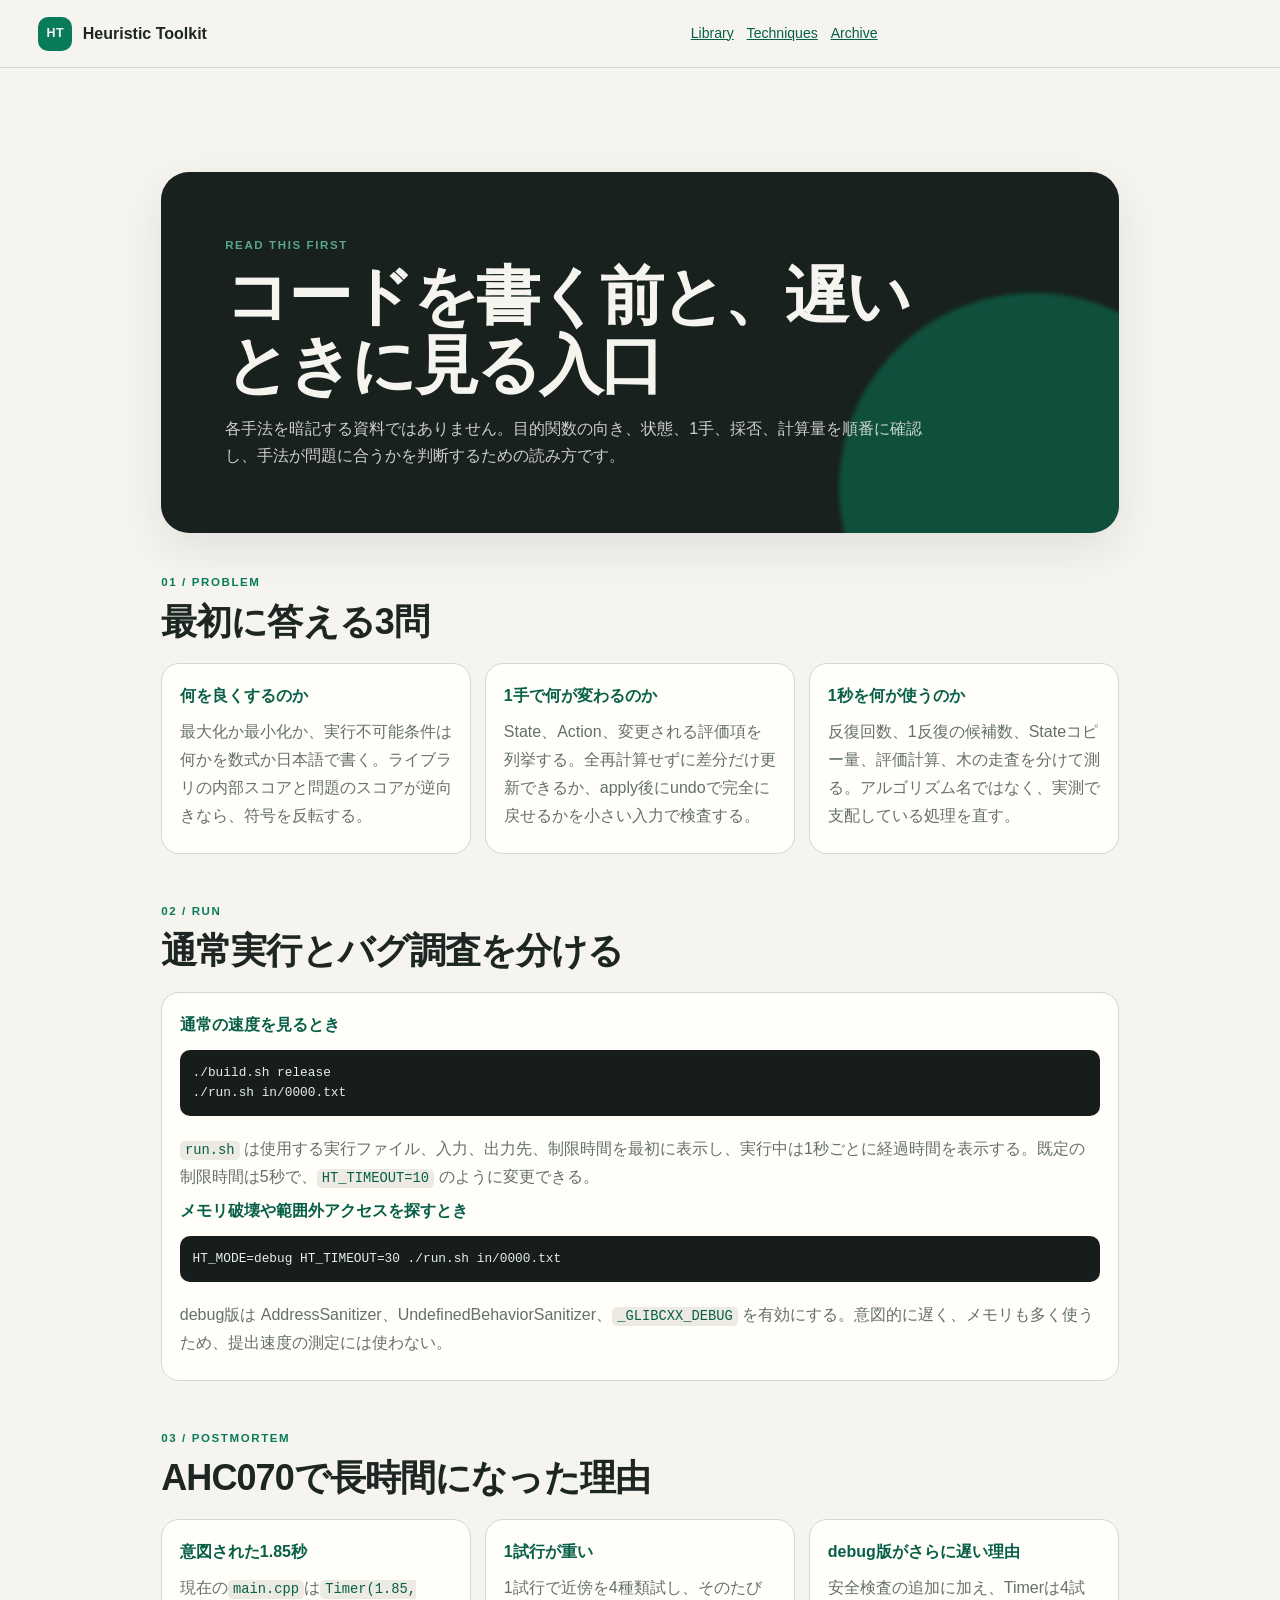
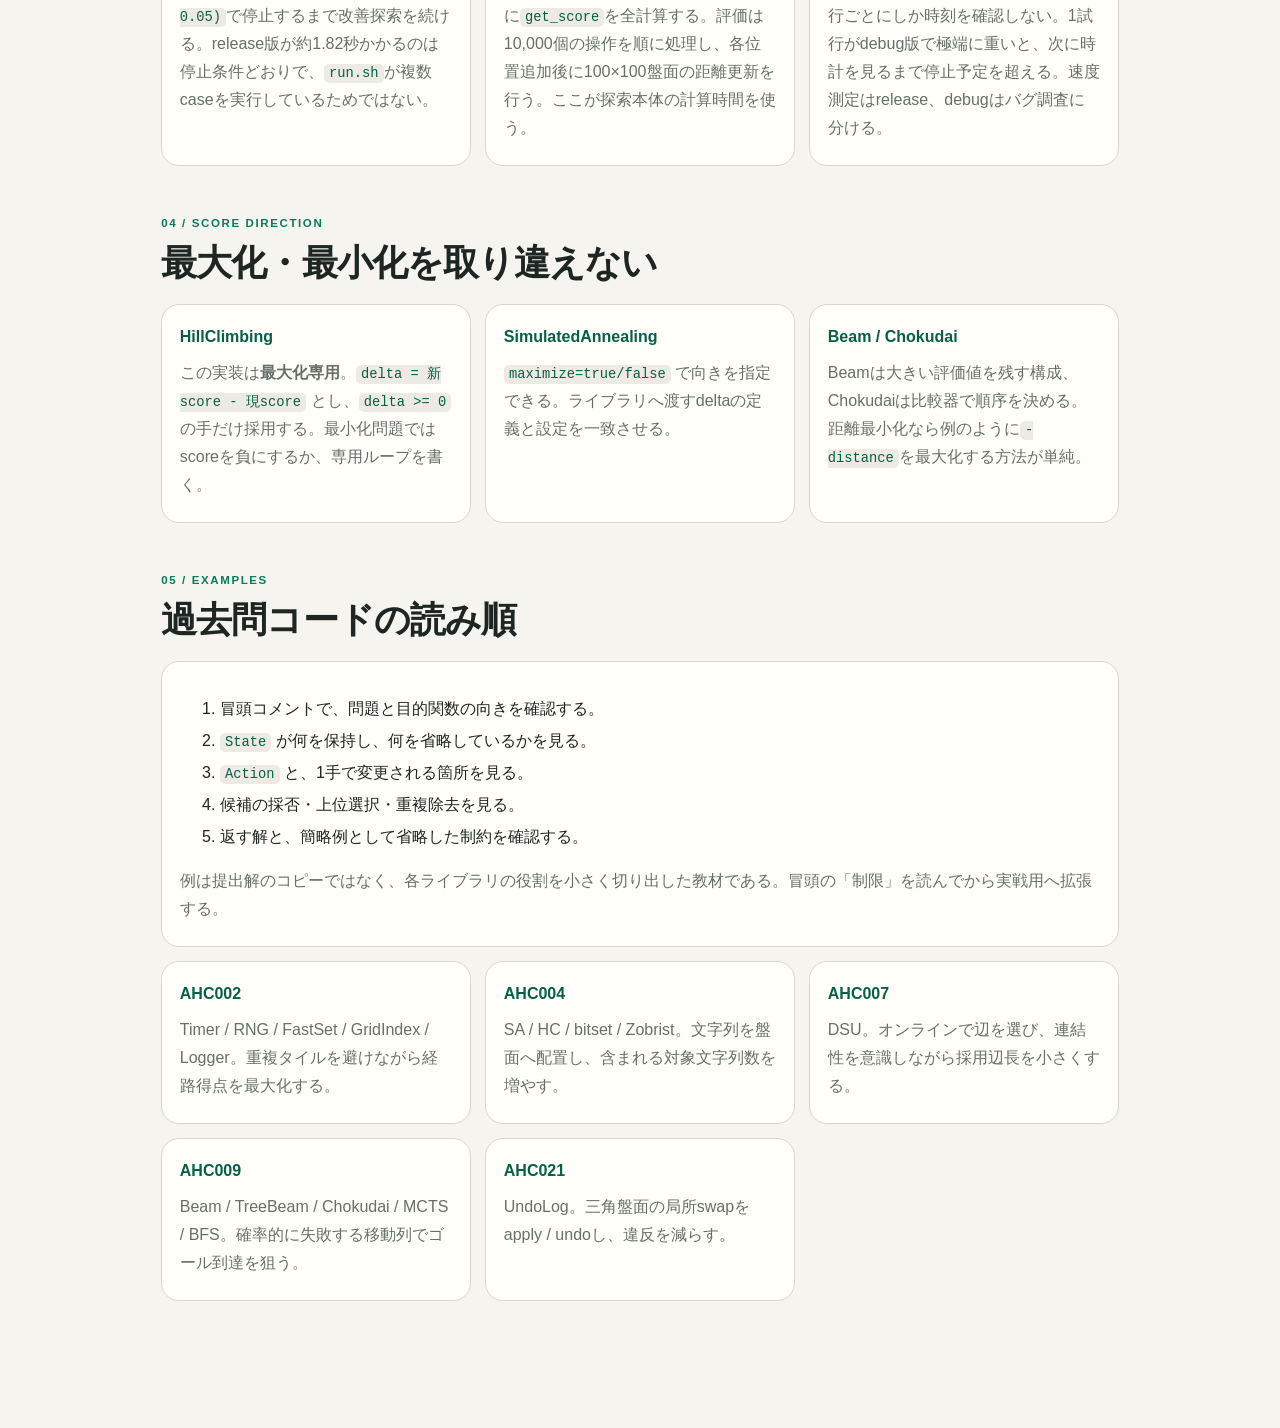
<file: handbook/start-here.html>
<!doctype html>
<html lang="ja">
<head>
  <meta charset="utf-8">
  <meta name="viewport" content="width=device-width,initial-scale=1">
  <meta name="description" content="AHC heuristic-toolkit を初めて使う人向けの入口">
  <title>Heuristic Toolkit — Start Here</title>
  <link rel="stylesheet" href="css/library.css">
  <link rel="stylesheet" href="css/knowledge.css">
</head>
<body>
<header class="guide-header">
  <a class="brand" href="index.html"><span class="brand-mark">HT</span><span>Heuristic Toolkit</span></a>
  <nav class="header-actions" aria-label="関連資料"><a href="library.html">Library</a><a href="techniques.html">Techniques</a><a href="archive.html">Archive</a></nav>
</header>

<main id="guide-main" class="knowledge-main">
  <section class="guide-hero">
    <p class="eyebrow">READ THIS FIRST</p>
    <h1>コードを書く前と、遅いときに見る入口</h1>
    <p class="hero-copy">各手法を暗記する資料ではありません。目的関数の向き、状態、1手、採否、計算量を順番に確認し、手法が問題に合うかを判断するための読み方です。</p>
  </section>

  <section class="knowledge-section">
    <div class="section-heading"><p class="eyebrow">01 / PROBLEM</p><h2>最初に答える3問</h2></div>
    <div class="knowledge-grid">
      <article class="knowledge-card"><h3>何を良くするのか</h3><p>最大化か最小化か、実行不可能条件は何かを数式か日本語で書く。ライブラリの内部スコアと問題のスコアが逆向きなら、符号を反転する。</p></article>
      <article class="knowledge-card"><h3>1手で何が変わるのか</h3><p>State、Action、変更される評価項を列挙する。全再計算せずに差分だけ更新できるか、apply後にundoで完全に戻せるかを小さい入力で検査する。</p></article>
      <article class="knowledge-card"><h3>1秒を何が使うのか</h3><p>反復回数、1反復の候補数、Stateコピー量、評価計算、木の走査を分けて測る。アルゴリズム名ではなく、実測で支配している処理を直す。</p></article>
    </div>
  </section>

  <section class="knowledge-section">
    <div class="section-heading"><p class="eyebrow">02 / RUN</p><h2>通常実行とバグ調査を分ける</h2></div>
    <article class="knowledge-card wide-card">
      <h3>通常の速度を見るとき</h3>
      <pre><code>./build.sh release
./run.sh in/0000.txt</code></pre>
      <p><code>run.sh</code> は使用する実行ファイル、入力、出力先、制限時間を最初に表示し、実行中は1秒ごとに経過時間を表示する。既定の制限時間は5秒で、<code>HT_TIMEOUT=10</code> のように変更できる。</p>
      <h3>メモリ破壊や範囲外アクセスを探すとき</h3>
      <pre><code>HT_MODE=debug HT_TIMEOUT=30 ./run.sh in/0000.txt</code></pre>
      <p>debug版は AddressSanitizer、UndefinedBehaviorSanitizer、<code>_GLIBCXX_DEBUG</code> を有効にする。意図的に遅く、メモリも多く使うため、提出速度の測定には使わない。</p>
    </article>
  </section>

  <section class="knowledge-section">
    <div class="section-heading"><p class="eyebrow">03 / POSTMORTEM</p><h2>AHC070で長時間になった理由</h2></div>
    <div class="knowledge-grid">
      <article class="knowledge-card"><h3>意図された1.85秒</h3><p>現在の<code>main.cpp</code>は<code>Timer(1.85, 0.05)</code>で停止するまで改善探索を続ける。release版が約1.82秒かかるのは停止条件どおりで、<code>run.sh</code>が複数caseを実行しているためではない。</p></article>
      <article class="knowledge-card"><h3>1試行が重い</h3><p>1試行で近傍を4種類試し、そのたびに<code>get_score</code>を全計算する。評価は10,000個の操作を順に処理し、各位置追加後に100×100盤面の距離更新を行う。ここが探索本体の計算時間を使う。</p></article>
      <article class="knowledge-card"><h3>debug版がさらに遅い理由</h3><p>安全検査の追加に加え、Timerは4試行ごとにしか時刻を確認しない。1試行がdebug版で極端に重いと、次に時計を見るまで停止予定を超える。速度測定はrelease、debugはバグ調査に分ける。</p></article>
    </div>
  </section>

  <section class="knowledge-section">
    <div class="section-heading"><p class="eyebrow">04 / SCORE DIRECTION</p><h2>最大化・最小化を取り違えない</h2></div>
    <div class="knowledge-grid">
      <article class="knowledge-card"><h3>HillClimbing</h3><p>この実装は<strong>最大化専用</strong>。<code>delta = 新score - 現score</code> とし、<code>delta &gt;= 0</code> の手だけ採用する。最小化問題ではscoreを負にするか、専用ループを書く。</p></article>
      <article class="knowledge-card"><h3>SimulatedAnnealing</h3><p><code>maximize=true/false</code> で向きを指定できる。ライブラリへ渡すdeltaの定義と設定を一致させる。</p></article>
      <article class="knowledge-card"><h3>Beam / Chokudai</h3><p>Beamは大きい評価値を残す構成、Chokudaiは比較器で順序を決める。距離最小化なら例のように<code>-distance</code>を最大化する方法が単純。</p></article>
    </div>
  </section>

  <section class="knowledge-section">
    <div class="section-heading"><p class="eyebrow">05 / EXAMPLES</p><h2>過去問コードの読み順</h2></div>
    <article class="knowledge-card wide-card">
      <ol>
        <li>冒頭コメントで、問題と目的関数の向きを確認する。</li>
        <li><code>State</code> が何を保持し、何を省略しているかを見る。</li>
        <li><code>Action</code> と、1手で変更される箇所を見る。</li>
        <li>候補の採否・上位選択・重複除去を見る。</li>
        <li>返す解と、簡略例として省略した制約を確認する。</li>
      </ol>
      <p>例は提出解のコピーではなく、各ライブラリの役割を小さく切り出した教材である。冒頭の「制限」を読んでから実戦用へ拡張する。</p>
    </article>
    <div class="knowledge-grid">
      <a class="knowledge-card" href="../examples/past_ahc/timer_ahc002.cpp"><h3>AHC002</h3><p>Timer / RNG / FastSet / GridIndex / Logger。重複タイルを避けながら経路得点を最大化する。</p></a>
      <a class="knowledge-card" href="../examples/past_ahc/simulated_annealing_ahc004.cpp"><h3>AHC004</h3><p>SA / HC / bitset / Zobrist。文字列を盤面へ配置し、含まれる対象文字列数を増やす。</p></a>
      <a class="knowledge-card" href="../examples/past_ahc/dsu_ahc007.cpp"><h3>AHC007</h3><p>DSU。オンラインで辺を選び、連結性を意識しながら採用辺長を小さくする。</p></a>
      <a class="knowledge-card" href="../examples/past_ahc/tree_beam_search_ahc009.cpp"><h3>AHC009</h3><p>Beam / TreeBeam / Chokudai / MCTS / BFS。確率的に失敗する移動列でゴール到達を狙う。</p></a>
      <a class="knowledge-card" href="../examples/past_ahc/undo_log_ahc021.cpp"><h3>AHC021</h3><p>UndoLog。三角盤面の局所swapをapply / undoし、違反を減らす。</p></a>
    </div>
  </section>
</main>
</body>
</html>
</file>
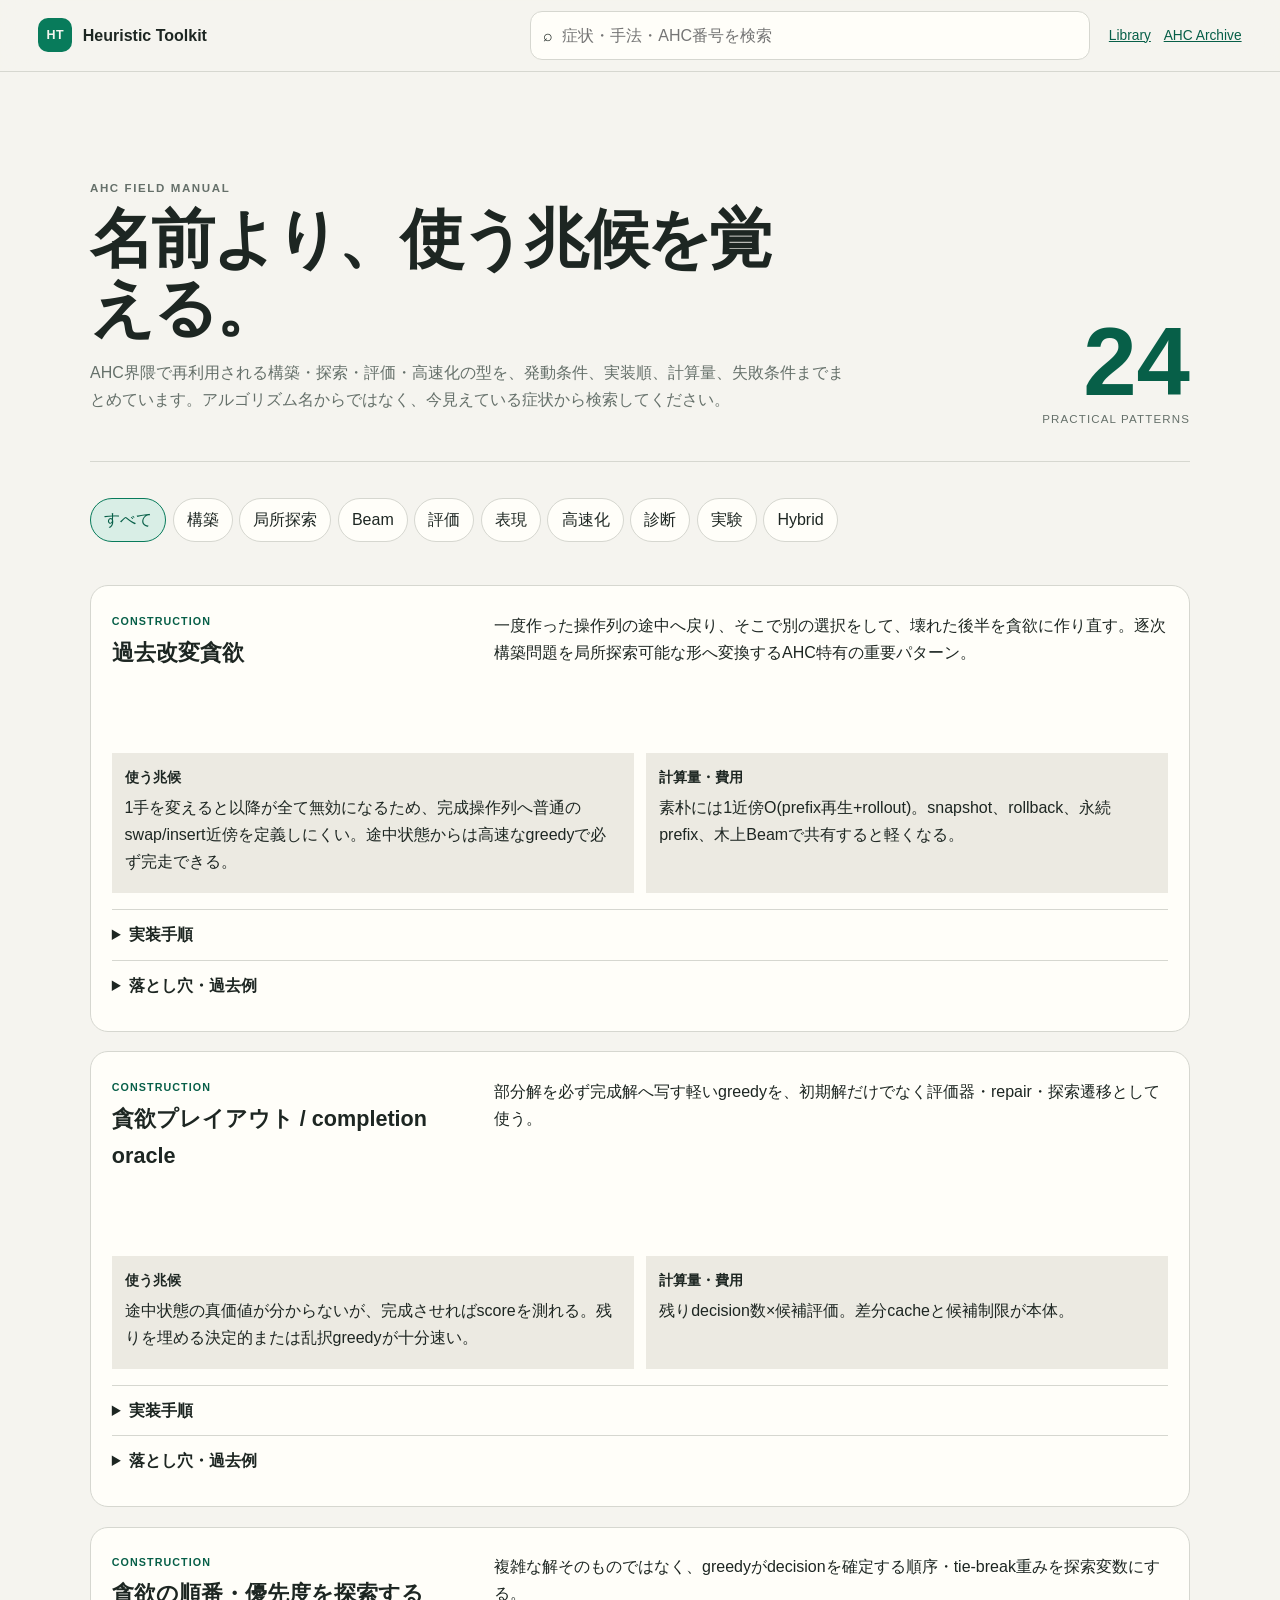
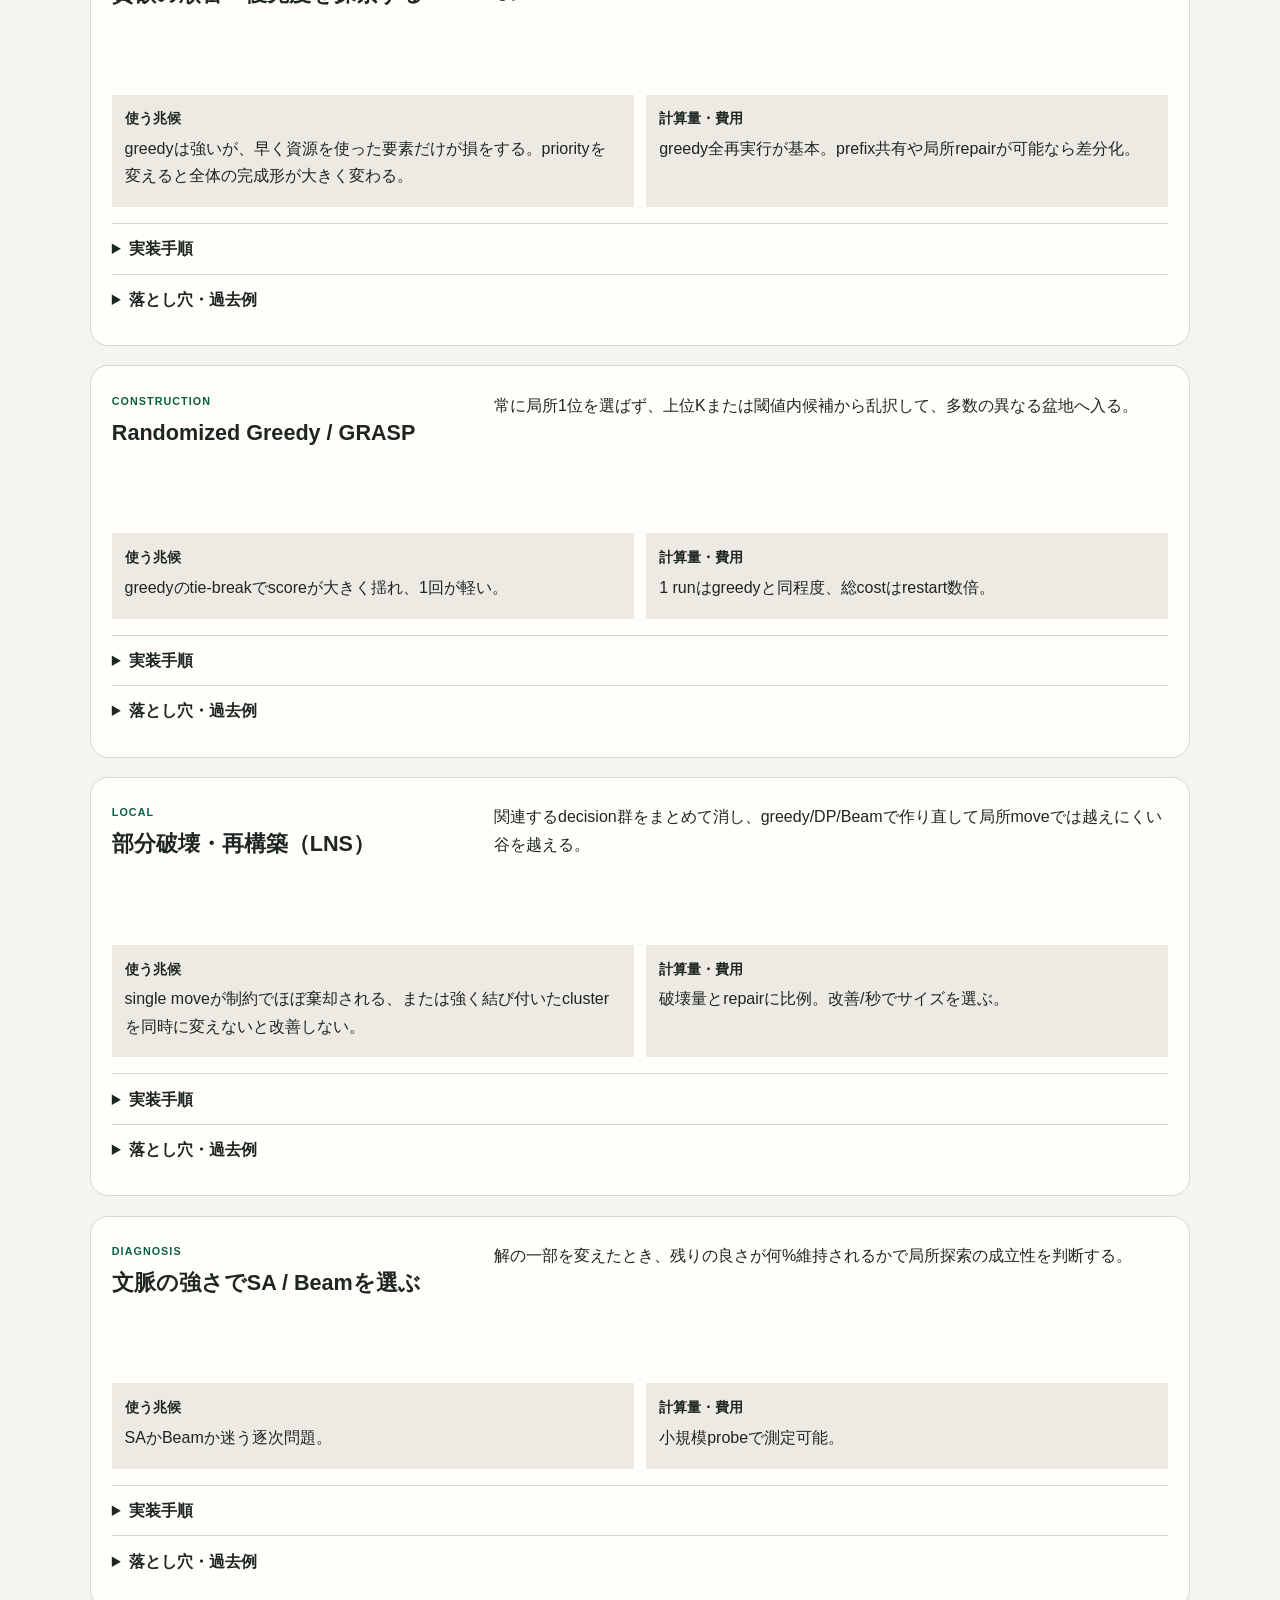
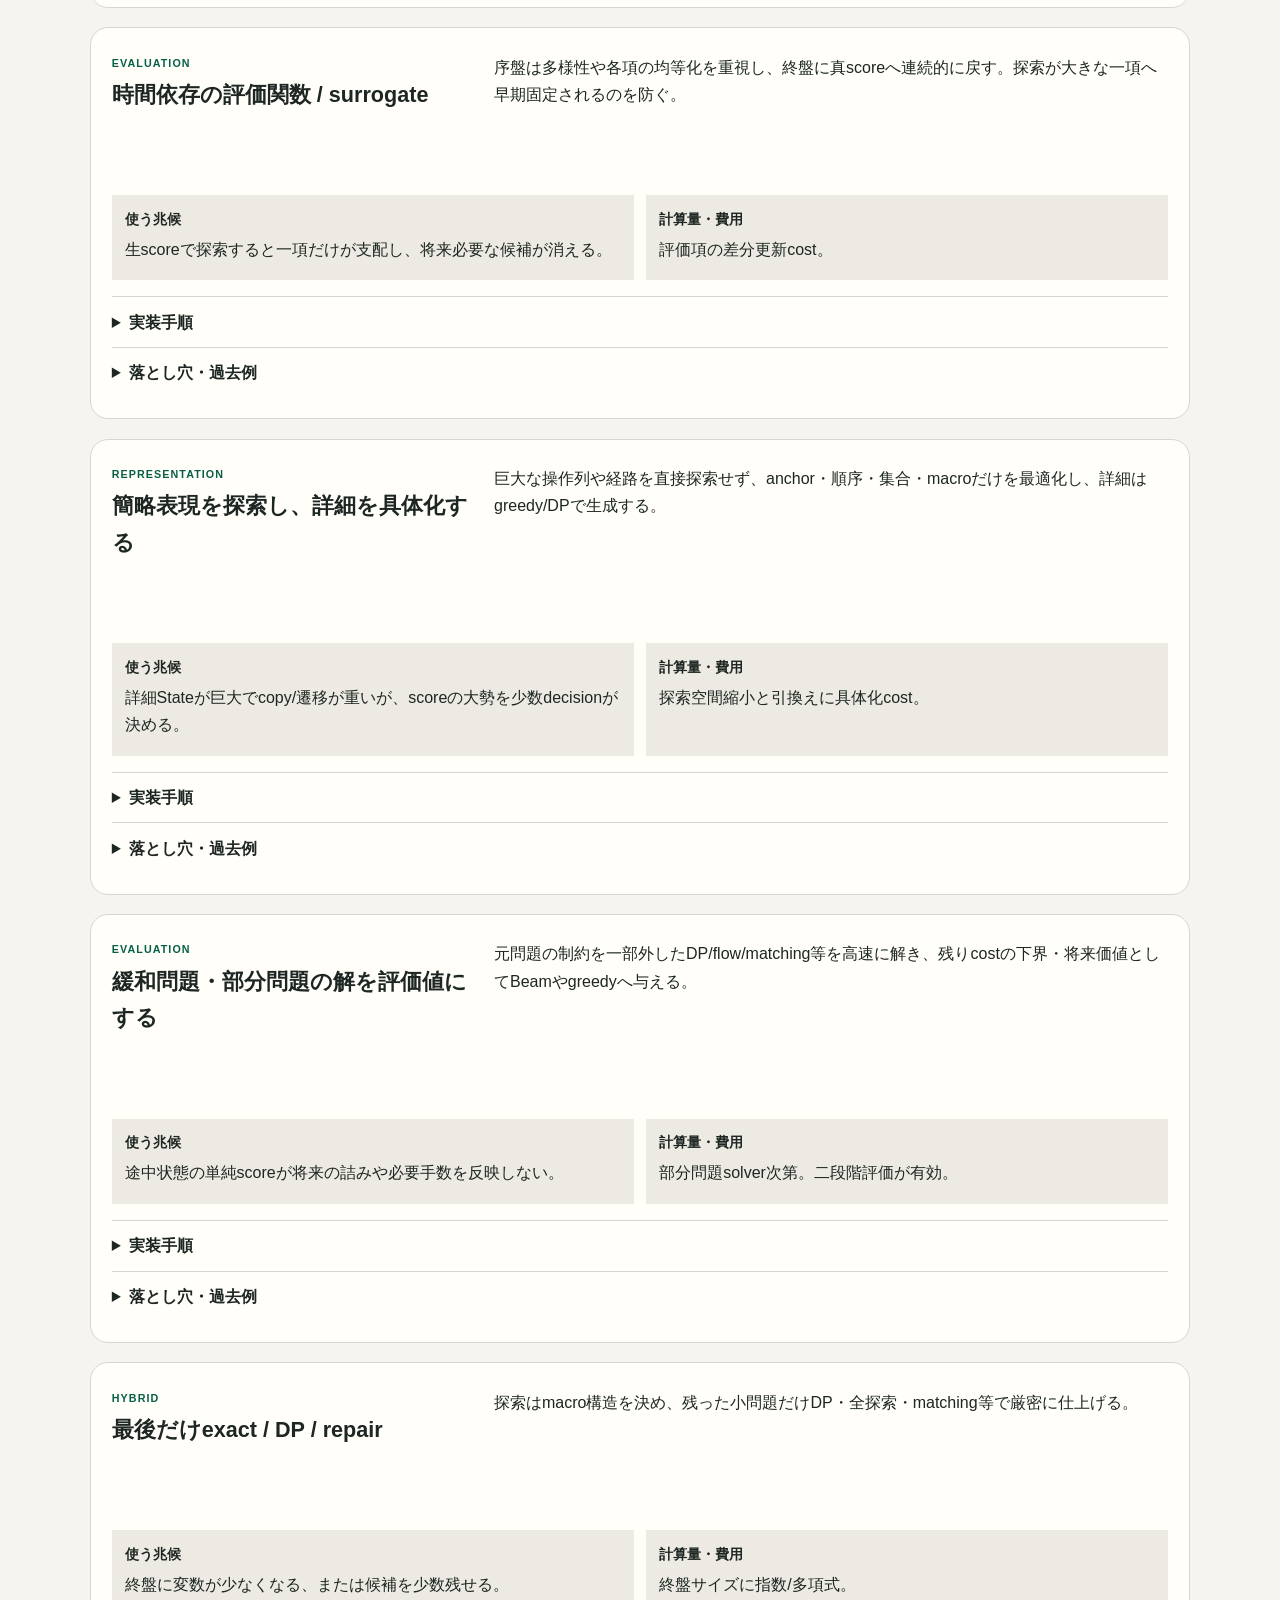
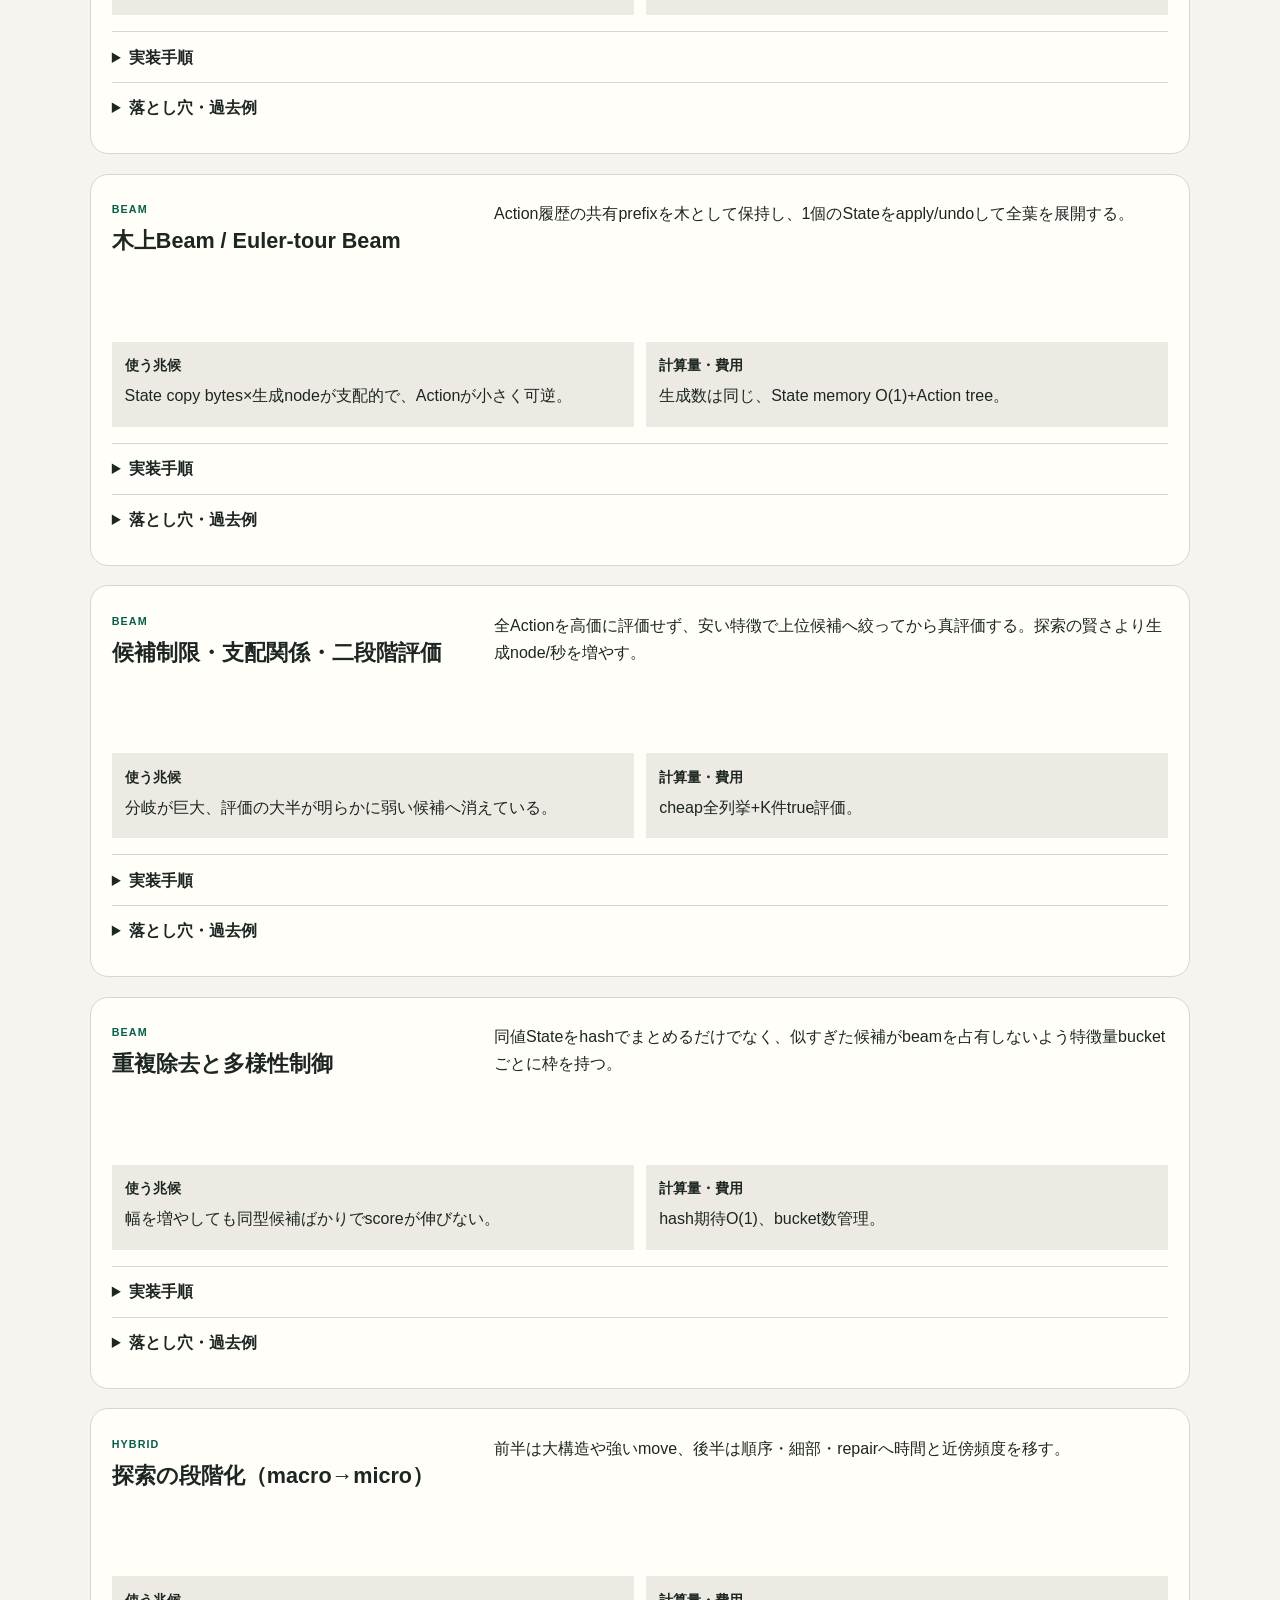
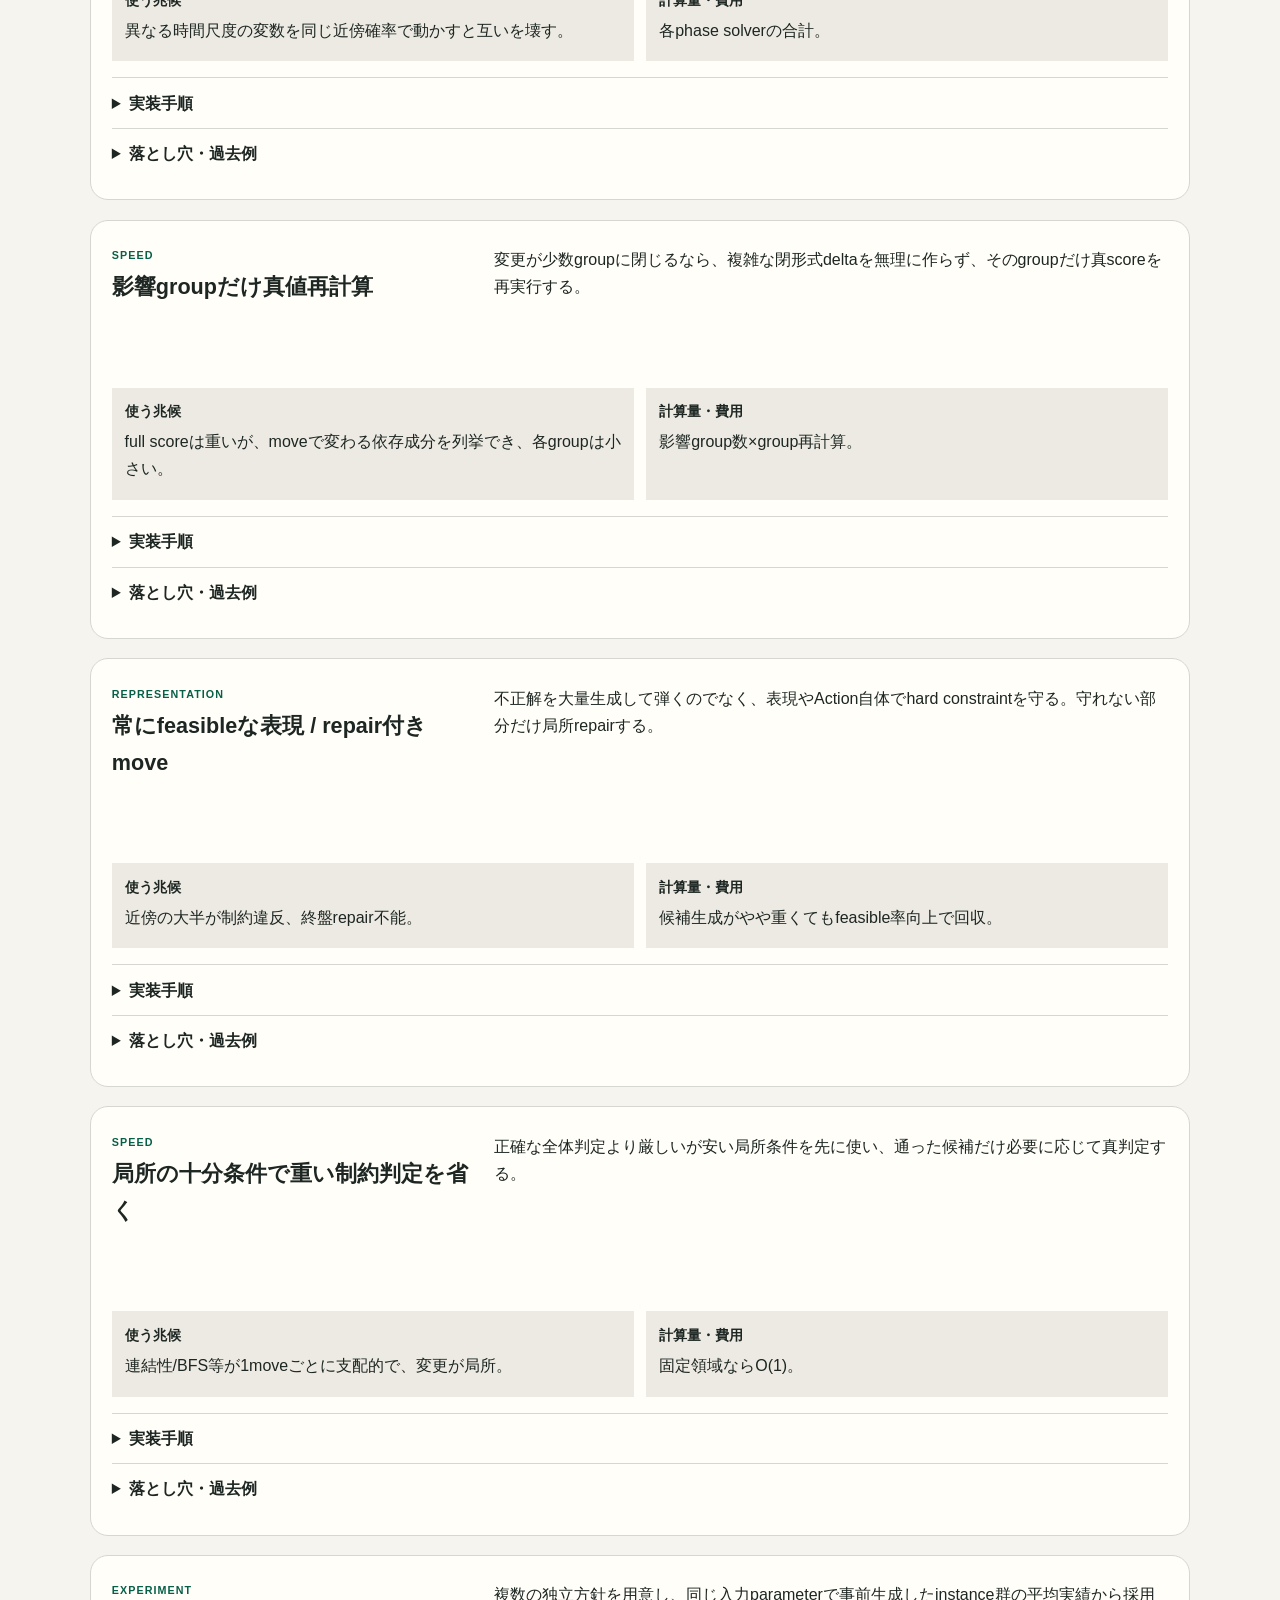
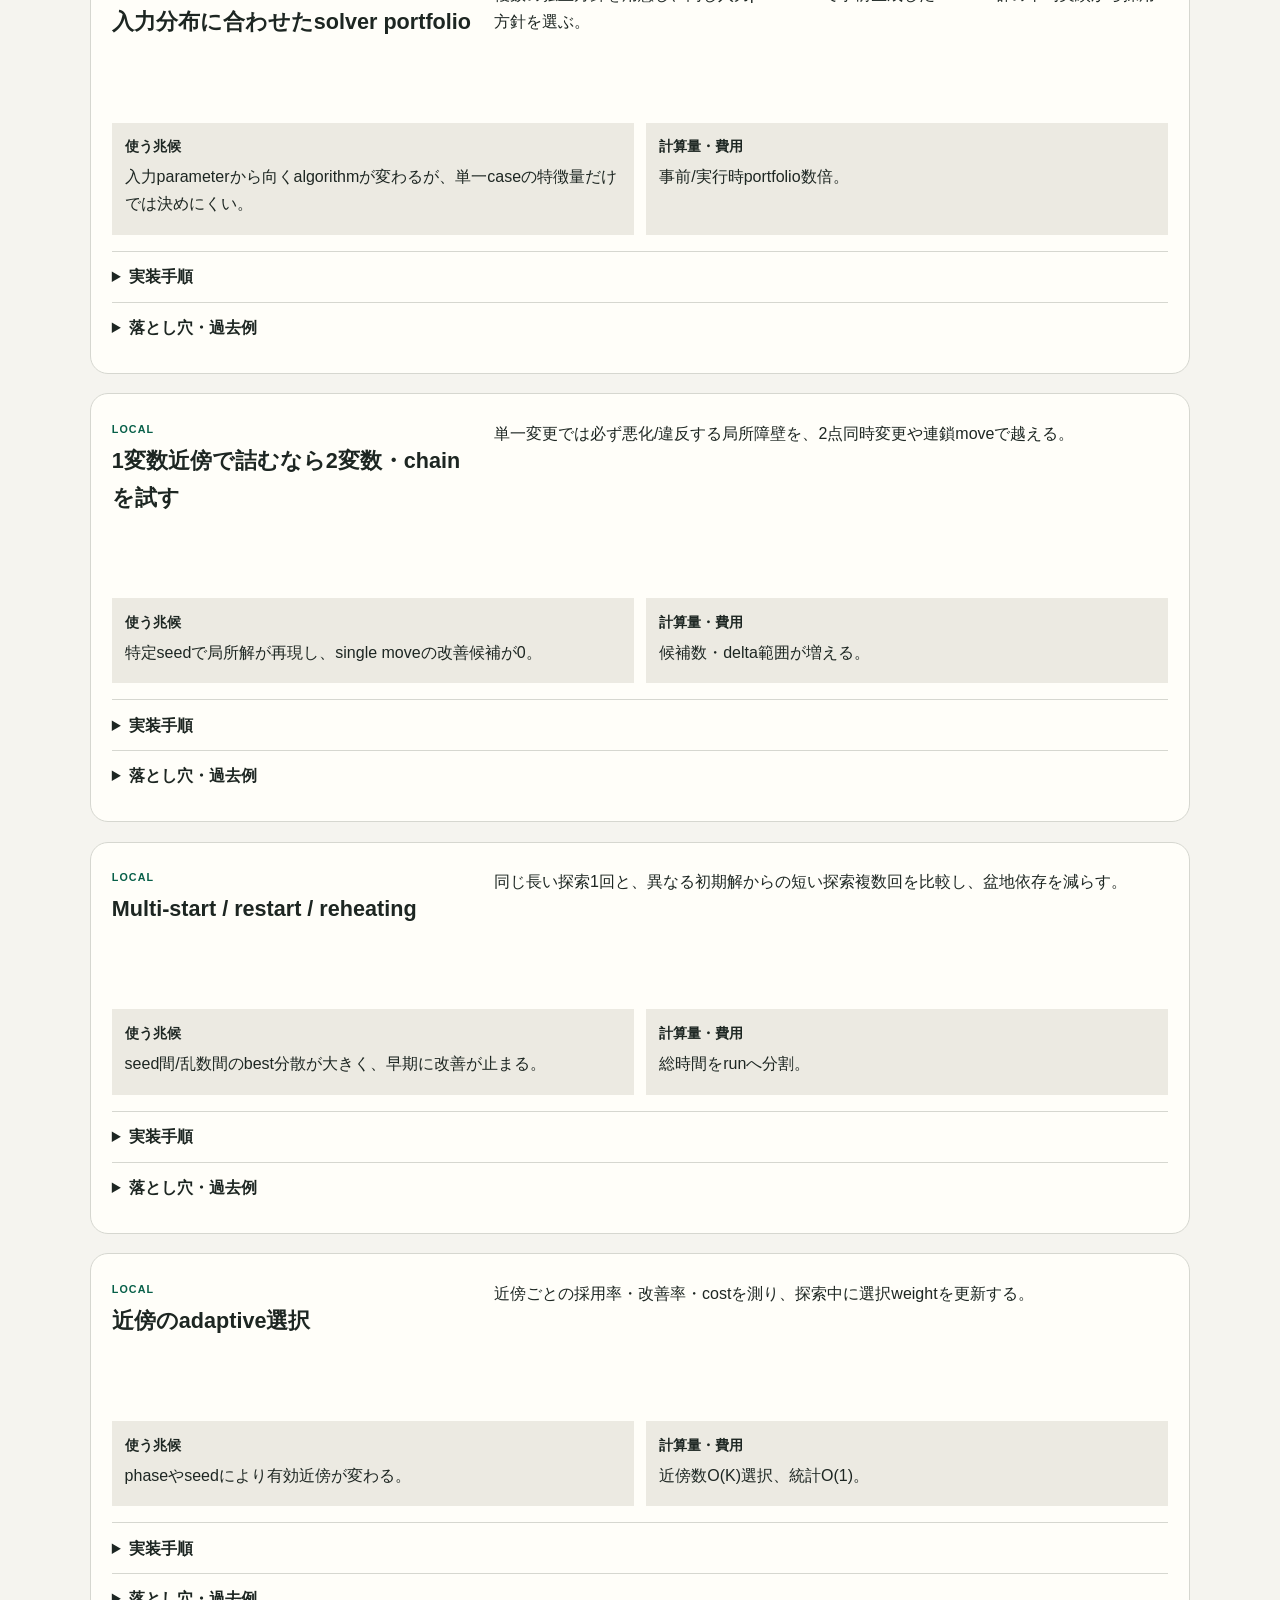
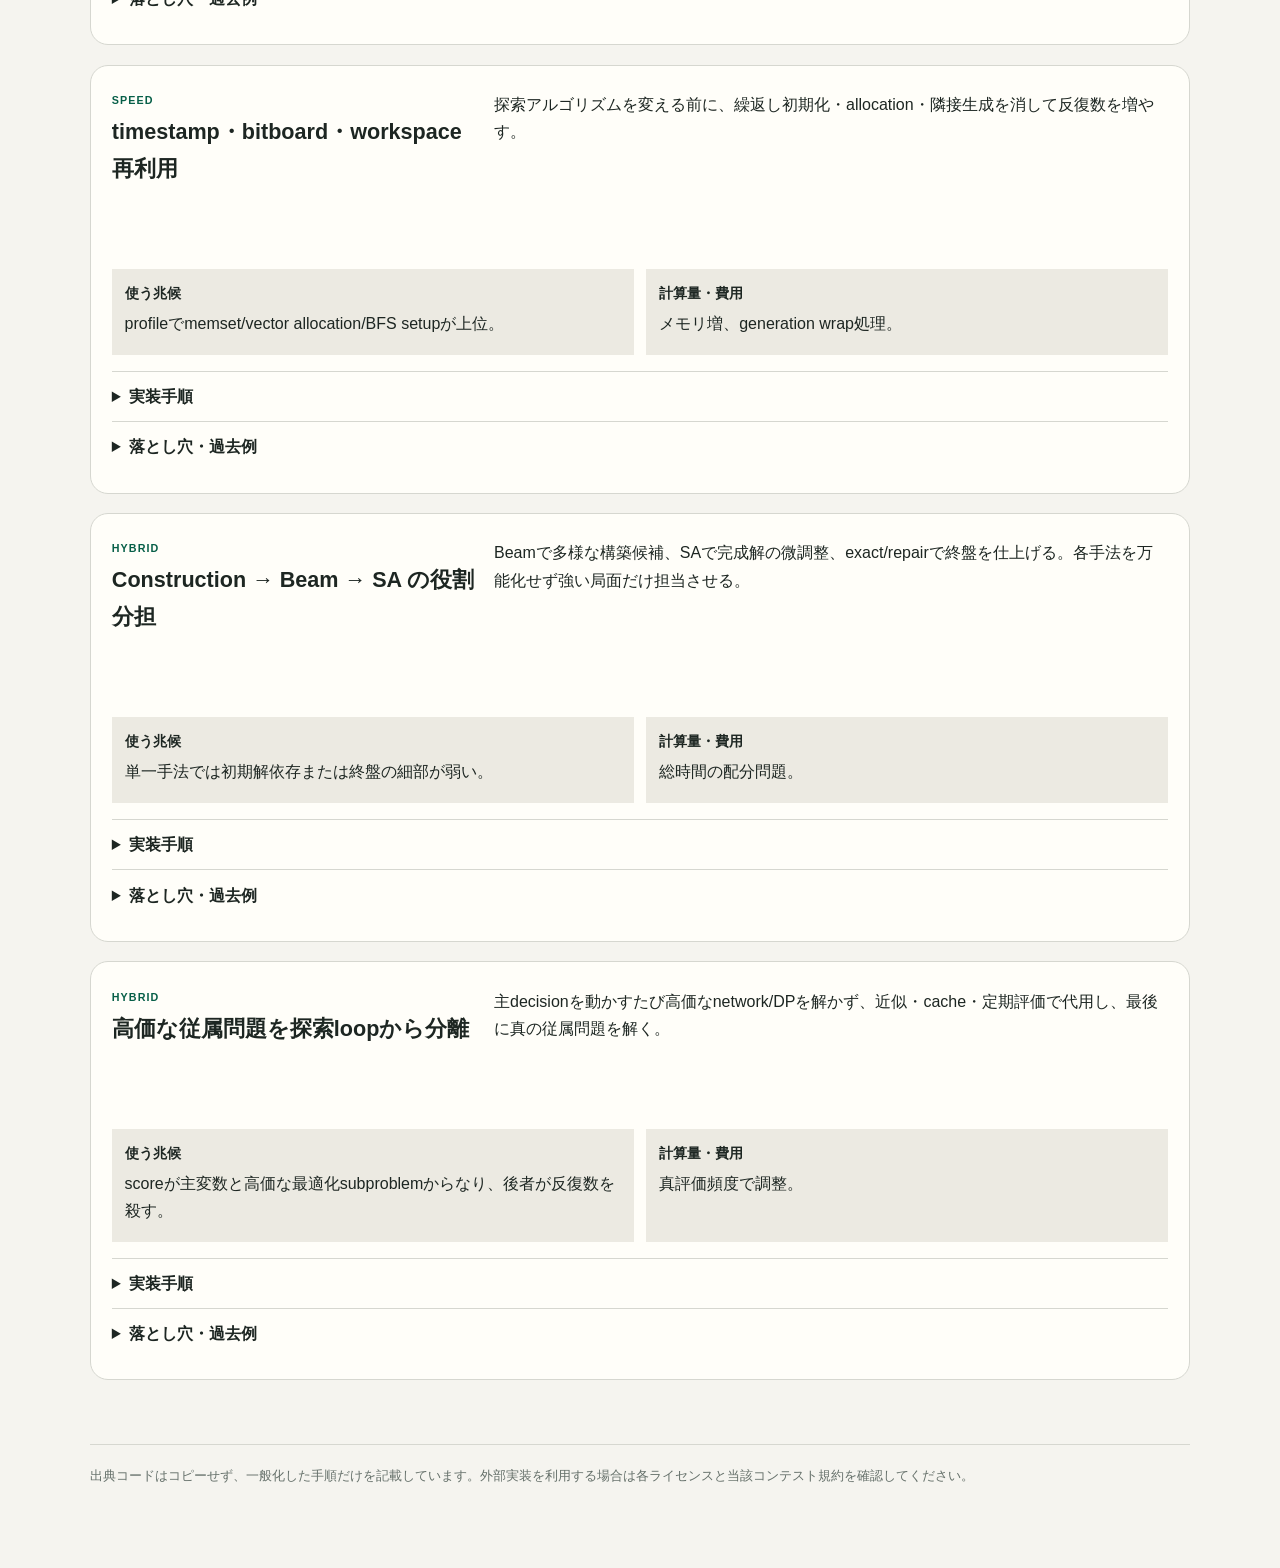
<file: handbook/techniques.html>
<!doctype html>
<html lang="ja"><head><meta charset="utf-8"><meta name="viewport" content="width=device-width,initial-scale=1"><meta name="description" content="AHCで実戦的に使われる探索・構築・高速化テクニック辞典"><title>AHC Practical Techniques</title><link rel="stylesheet" href="css/library.css"><link rel="stylesheet" href="css/knowledge.css"></head>
<body>
<header class="guide-header knowledge-header"><a class="brand" href="index.html"><span class="brand-mark">HT</span><span>Heuristic Toolkit</span></a><label class="global-search"><span aria-hidden="true">⌕</span><span class="sr-only">テクニックを検索</span><input id="technique-search" type="search" placeholder="症状・手法・AHC番号を検索"></label><nav class="knowledge-nav"><a href="library.html">Library</a><a href="archive.html">AHC Archive</a></nav></header>
<main class="knowledge-main">
  <section class="knowledge-hero"><div><p class="eyebrow">AHC FIELD MANUAL</p><h1>名前より、使う兆候を覚える。</h1><p>AHC界隈で再利用される構築・探索・評価・高速化の型を、発動条件、実装順、計算量、失敗条件までまとめています。アルゴリズム名からではなく、今見えている症状から検索してください。</p></div><div class="knowledge-number"><strong id="technique-count">—</strong><span>practical patterns</span></div></section>
  <div class="knowledge-controls"><div class="knowledge-filters" aria-label="カテゴリ"><button data-tech-filter="all" aria-pressed="true">すべて</button><button data-tech-filter="construction" aria-pressed="false">構築</button><button data-tech-filter="local" aria-pressed="false">局所探索</button><button data-tech-filter="beam" aria-pressed="false">Beam</button><button data-tech-filter="evaluation" aria-pressed="false">評価</button><button data-tech-filter="representation" aria-pressed="false">表現</button><button data-tech-filter="speed" aria-pressed="false">高速化</button><button data-tech-filter="diagnosis" aria-pressed="false">診断</button><button data-tech-filter="experiment" aria-pressed="false">実験</button><button data-tech-filter="hybrid" aria-pressed="false">Hybrid</button></div></div>
  <p id="technique-empty" class="knowledge-empty" role="status">一致するテクニックがありません。</p><div id="technique-list" class="technique-list"></div>
  <footer class="guide-footer">出典コードはコピーせず、一般化した手順だけを記載しています。外部実装を利用する場合は各ライセンスと当該コンテスト規約を確認してください。</footer>
</main><script src="data/techniques.js"></script><script src="js/techniques.js"></script></body></html>
</file>
<file: handbook/css/style.css>
:root{--bg:#f6f7f9;--panel:#fff;--ink:#18212b;--muted:#5f6b76;--accent:#006d77;--warn:#a53f18;--line:#d9dfe5}
*{box-sizing:border-box}html{scroll-behavior:smooth}body{margin:0;background:var(--bg);color:var(--ink);font:15px/1.65 system-ui,-apple-system,sans-serif}
header{position:sticky;top:0;z-index:2;background:#102a36;color:#fff;padding:12px 22px;display:flex;gap:18px;align-items:center}header h1{font-size:18px;margin:0;white-space:nowrap}#search{width:min(620px,65vw);padding:9px 12px;border:0;border-radius:5px;font-size:15px}
.layout{display:grid;grid-template-columns:230px minmax(0,900px);gap:22px;max-width:1190px;margin:0 auto;padding:22px}.sidebar{position:sticky;top:74px;align-self:start}.sidebar a{display:block;color:#274b58;text-decoration:none;padding:4px 8px}.sidebar a:hover{background:#e1edf0}.tags{display:flex;flex-wrap:wrap;gap:5px;margin-top:14px}.tag,.tag-filter{border:1px solid #9db6bc;border-radius:999px;background:#eef7f8;color:#1f5660;padding:2px 8px;font-size:12px}.tag-filter{cursor:pointer}.tag-filter.active{background:var(--accent);color:#fff}
main h2{border-bottom:2px solid var(--accent);padding-top:10px}.lead{font-size:17px;background:#e9f4f5;border-left:5px solid var(--accent);padding:14px 18px}.card{background:var(--panel);border:1px solid var(--line);border-radius:7px;padding:14px 18px;margin:12px 0;box-shadow:0 1px 2px #00000008}.card h3{margin:0 0 6px;color:#163e4a}.card h4{margin:10px 0 2px}.first{font-weight:700;color:var(--accent)}.danger{color:var(--warn);font-weight:700}.flow{background:#17232b;color:#e7f2f3;padding:14px 18px;border-radius:5px;white-space:pre-wrap;font-family:ui-monospace,monospace}code{background:#edf0f2;padding:1px 4px;border-radius:3px}table{width:100%;border-collapse:collapse;background:#fff}th,td{border:1px solid var(--line);padding:7px 9px;text-align:left;vertical-align:top}th{background:#e8eff1}details{margin:8px 0}summary{cursor:pointer;font-weight:650}.hidden{display:none!important}.no-results{display:none;padding:30px;color:var(--muted)}
.collapse-button{float:right;border:0;background:transparent;color:var(--muted);cursor:pointer;font-size:12px}.collapsed>:not(h3):not(.collapse-button){display:none}.collapsed{padding-bottom:8px}
@media(max-width:780px){.layout{display:block;padding:12px}.sidebar{position:static;margin-bottom:15px}.sidebar nav{columns:2}header{align-items:flex-start;flex-direction:column;gap:7px}#search{width:100%}}
@media print{header,.sidebar{display:none}.layout{display:block;padding:0}.card{break-inside:avoid;box-shadow:none}body{background:#fff;font-size:11pt}a{color:#000}}
</file>
<file: handbook/css/library.css>
:root {
  color-scheme: light dark;
  --bg: #f5f4ef;
  --surface: #fffef9;
  --surface-soft: #eceae2;
  --surface-strong: #18211d;
  --text: #1d2622;
  --muted: #65706a;
  --border: #d6d7d0;
  --accent: #087b5b;
  --accent-soft: #d9eee6;
  --accent-strong: #075f48;
  --warm: #bb5d2a;
  --warm-soft: #f6e1d4;
  --code-bg: #171d1a;
  --code-text: #e7efe9;
  --shadow: 0 16px 45px rgb(29 38 34 / 9%);
  --radius: 18px;
}

@media (prefers-color-scheme: dark) {
  :root {
    --bg: #111613;
    --surface: #18201c;
    --surface-soft: #212a25;
    --surface-strong: #dce9e2;
    --text: #e7ede9;
    --muted: #a2aea8;
    --border: #36423c;
    --accent: #63d4ab;
    --accent-soft: #173b2e;
    --accent-strong: #92e7c5;
    --warm: #f1a174;
    --warm-soft: #4a2c1e;
    --code-bg: #0b0f0d;
    --code-text: #e7efe9;
    --shadow: 0 18px 50px rgb(0 0 0 / 24%);
  }
}

* { box-sizing: border-box; }
html { scroll-behavior: smooth; scroll-padding-top: 92px; }
body {
  margin: 0;
  background: var(--bg);
  color: var(--text);
  font-family: Inter, "Segoe UI", "Yu Gothic UI", "Hiragino Sans", sans-serif;
  line-height: 1.7;
}
a { color: var(--accent-strong); }
button, input { font: inherit; }
button {
  border: 1px solid var(--border);
  border-radius: 999px;
  background: var(--surface);
  color: var(--text);
  padding: .48rem .82rem;
  cursor: pointer;
}
button:hover { border-color: var(--accent); color: var(--accent-strong); }
:focus-visible { outline: 3px solid color-mix(in srgb, var(--accent) 45%, transparent); outline-offset: 3px; }
.sr-only {
  position: absolute; width: 1px; height: 1px; padding: 0; margin: -1px;
  overflow: hidden; clip: rect(0, 0, 0, 0); white-space: nowrap; border: 0;
}

.guide-header {
  position: sticky;
  z-index: 20;
  top: 0;
  min-height: 68px;
  display: grid;
  grid-template-columns: minmax(190px, 260px) minmax(220px, 560px) auto;
  align-items: center;
  gap: 1.2rem;
  padding: .7rem clamp(1rem, 3vw, 2.5rem);
  border-bottom: 1px solid var(--border);
  background: color-mix(in srgb, var(--bg) 89%, transparent);
  backdrop-filter: blur(16px);
}
.brand { display: flex; align-items: center; gap: .65rem; color: var(--text); text-decoration: none; font-weight: 700; }
.brand-mark {
  display: grid; place-items: center; width: 34px; aspect-ratio: 1;
  border-radius: 10px; background: var(--accent); color: var(--bg); font-size: .78rem; letter-spacing: .04em;
}
.global-search {
  display: flex; align-items: center; gap: .55rem;
  padding: .15rem .8rem; border: 1px solid var(--border); border-radius: 12px; background: var(--surface);
}
.global-search:focus-within { border-color: var(--accent); }
.global-search input { width: 100%; border: 0; outline: 0; background: transparent; color: var(--text); padding: .45rem 0; }
.header-actions { justify-self: end; display: flex; align-items: center; gap: .8rem; white-space: nowrap; font-size: .88rem; }

.guide-layout { width: min(1420px, 100%); margin: 0 auto; display: grid; grid-template-columns: 250px minmax(0, 1fr); }
.guide-sidebar {
  position: sticky; top: 68px; align-self: start; max-height: calc(100vh - 68px);
  overflow-y: auto; padding: 2rem 1.25rem 3rem clamp(1rem, 3vw, 2rem); border-right: 1px solid var(--border);
}
.guide-sidebar nav { display: grid; gap: .12rem; }
.guide-sidebar a { display: block; padding: .32rem .65rem; border-radius: 8px; color: var(--muted); text-decoration: none; font-size: .84rem; line-height: 1.35; }
.guide-sidebar a:hover, .guide-sidebar a.active { background: var(--accent-soft); color: var(--accent-strong); }
.sidebar-label { margin: 1.25rem .65rem .35rem; color: var(--muted); font-size: .66rem; font-weight: 800; letter-spacing: .13em; }
.sidebar-label:first-child { margin-top: 0; }

#guide-main { min-width: 0; width: min(1060px, 100%); padding: 2.5rem clamp(1.15rem, 4vw, 4.5rem) 5rem; }
.guide-hero {
  overflow: hidden; position: relative; padding: clamp(2rem, 5vw, 4rem);
  border-radius: 28px; background: var(--surface-strong); color: var(--bg); box-shadow: var(--shadow);
}
.guide-hero::after {
  content: ""; position: absolute; right: -110px; bottom: -150px; width: 390px; aspect-ratio: 1;
  border-radius: 50%; background: color-mix(in srgb, var(--accent) 52%, transparent); filter: blur(2px);
}
.eyebrow { margin: 0 0 .4rem; color: var(--accent); font-size: .72rem; font-weight: 800; letter-spacing: .14em; }
.guide-hero .eyebrow { color: color-mix(in srgb, var(--accent) 65%, var(--bg)); }
h1 { max-width: 720px; margin: .15rem 0 .9rem; font-size: clamp(2.15rem, 5vw, 4.4rem); line-height: 1.08; letter-spacing: -.045em; }
.hero-copy { position: relative; z-index: 1; max-width: 700px; margin: 0; color: color-mix(in srgb, var(--bg) 82%, transparent); }
.hero-stats { position: relative; z-index: 1; display: flex; gap: clamp(1.5rem, 5vw, 4rem); margin-top: 2.4rem; }
.hero-stats div { display: grid; }
.hero-stats strong { font-size: 1.6rem; line-height: 1.1; }
.hero-stats span { color: color-mix(in srgb, var(--bg) 64%, transparent); font-size: .72rem; text-transform: uppercase; letter-spacing: .08em; }

section { margin-top: 4rem; }
.section-heading { margin-bottom: 1.2rem; }
.section-heading h2, .catalog-section > h2 { margin: 0; font-size: clamp(1.55rem, 3vw, 2.25rem); letter-spacing: -.025em; line-height: 1.25; }
.split-heading { display: flex; align-items: end; justify-content: space-between; gap: 1rem; }
.section-lead { max-width: 740px; margin: -.3rem 0 1.4rem; color: var(--muted); }

.decision-grid { display: grid; grid-template-columns: repeat(2, minmax(0, 1fr)); gap: 1rem; }
.decision-item {
  display: grid; gap: .32rem; padding: 1.25rem; border: 1px solid var(--border); border-radius: var(--radius);
  background: var(--surface); color: var(--text); text-decoration: none; transition: transform .18s ease, border-color .18s ease;
}
.decision-item:hover { transform: translateY(-2px); border-color: var(--accent); }
.decision-item span, .decision-item small { color: var(--muted); }
.decision-item strong { color: var(--accent-strong); font-size: 1.12rem; }
.decision-item.featured { background: var(--accent-soft); border-color: color-mix(in srgb, var(--accent) 50%, var(--border)); }

.beam-lab { padding: clamp(1.2rem, 3vw, 2rem); border: 1px solid var(--border); border-radius: 24px; background: var(--surface); box-shadow: var(--shadow); }
.lab-controls { display: flex; gap: .5rem; }
#beam-play { background: var(--accent); color: var(--bg); border-color: var(--accent); }
.beam-comparison { display: grid; grid-template-columns: minmax(0, .82fr) minmax(0, 1.18fr); gap: 1rem; }
.beam-mode { min-width: 0; padding: 1.15rem; border-radius: 16px; background: var(--surface-soft); }
.mode-title { display: flex; align-items: baseline; justify-content: space-between; gap: .6rem; }
.mode-title h3 { margin: 0; font-size: 1rem; }
.mode-title span { color: var(--muted); font-size: .72rem; }
.snapshot-row { display: grid; gap: .6rem; margin: 1rem 0; }
.state-snapshot { display: grid; padding: .65rem .75rem; border-left: 3px solid var(--border); background: var(--surface); transition: border-color .2s, transform .2s; }
.state-snapshot span { overflow-wrap: anywhere; color: var(--muted); font: .74rem ui-monospace, SFMono-Regular, Consolas, monospace; }
.state-snapshot.active { border-left-color: var(--warm); transform: translateX(4px); }
.mode-metric { margin: .65rem 0 0; color: var(--muted); font-size: .8rem; }
.mode-metric strong { color: var(--text); }
#beam-tree-svg { display: block; width: 100%; max-height: 290px; margin: .3rem auto 0; overflow: visible; }
.tree-edges path { stroke: var(--border); stroke-width: 3; fill: none; transition: stroke .22s, stroke-width .22s; }
.tree-edges path.visited { stroke: color-mix(in srgb, var(--accent) 55%, var(--border)); }
.tree-edges path.active { stroke: var(--accent); stroke-width: 5; }
.tree-nodes circle { fill: var(--surface); stroke: var(--border); stroke-width: 2; transition: fill .22s, stroke .22s; }
.tree-nodes text { fill: var(--text); text-anchor: middle; dominant-baseline: middle; font-size: 14px; font-weight: 700; }
.tree-nodes [data-node].active circle { fill: var(--accent-soft); stroke: var(--accent); stroke-width: 4; }
#state-cursor { fill: var(--warm); filter: drop-shadow(0 2px 4px color-mix(in srgb, var(--warm) 40%, transparent)); transition: cx .24s ease, cy .24s ease; }
.cursor-label { fill: var(--warm); font-size: 11px; font-weight: 800; transition: x .24s ease, y .24s ease; }
.event-strip { display: grid; grid-template-columns: minmax(110px, auto) 1fr; gap: .25rem 1rem; align-items: center; margin-top: 1rem; padding-top: .9rem; border-top: 1px solid var(--border); }
#beam-event-code { color: var(--accent-strong); font-weight: 800; }
#beam-event-detail { color: var(--muted); font-size: .85rem; }
.event-progress { grid-column: 1 / -1; height: 4px; overflow: hidden; border-radius: 99px; background: var(--surface-soft); }
#beam-event-progress { display: block; width: 0; height: 100%; background: var(--accent); transition: width .22s ease; }

.catalog-tools { display: flex; align-items: end; justify-content: space-between; gap: 1rem; margin-top: 4.5rem; }
.filter-row { display: flex; flex-wrap: wrap; gap: .45rem; justify-content: end; }
.filter-row button.active, .filter-row button[aria-pressed="true"] { border-color: var(--accent); background: var(--accent-soft); color: var(--accent-strong); }
.catalog-section { margin-top: 3.6rem; }
.catalog-section > h2 { padding-bottom: .75rem; border-bottom: 1px solid var(--border); }

.library-entry { scroll-margin-top: 92px; margin-top: 1rem; border: 1px solid var(--border); border-radius: var(--radius); background: var(--surface); }
.library-entry.highlighted-entry { border-color: color-mix(in srgb, var(--accent) 60%, var(--border)); }
.library-entry summary { list-style: none; cursor: pointer; padding: 1.25rem; }
.library-entry summary::-webkit-details-marker { display: none; }
.library-entry summary::after { content: "+"; float: right; margin-top: -2.15rem; color: var(--muted); font-size: 1.35rem; }
.library-entry[open] summary::after { content: "−"; }
.entry-head { display: flex; align-items: center; justify-content: space-between; gap: 1rem; padding-right: 2rem; }
.entry-head h3 { margin: 0; font-size: 1.08rem; }
.path { color: var(--accent-strong); font: .76rem ui-monospace, SFMono-Regular, Consolas, monospace; }
.entry-kind { flex: none; color: var(--muted); font-size: .68rem; font-weight: 800; letter-spacing: .08em; text-transform: uppercase; }
.entry-summary { max-width: 850px; margin: .55rem 2rem 0 0; color: var(--muted); font-size: .9rem; }
.library-entry > :not(summary) { margin-left: 1.25rem; margin-right: 1.25rem; }
.library-entry > :last-child { margin-bottom: 1.35rem; }
.library-entry h4 { margin: 1.4rem 0 .45rem; font-size: .92rem; }
.library-entry p, .library-entry li { font-size: .9rem; }
.entry-facts { display: grid; grid-template-columns: repeat(3, minmax(0, 1fr)); gap: .65rem; padding: .75rem; border-radius: 12px; background: var(--surface-soft); }
.entry-facts > * { display: grid; gap: .15rem; min-width: 0; }
.entry-facts dt { color: var(--muted); font-size: .68rem; font-weight: 700; text-transform: uppercase; letter-spacing: .06em; }
.entry-facts dd { margin: 0; overflow-wrap: anywhere; font-size: .83rem; }
code { font-family: ui-monospace, SFMono-Regular, Consolas, monospace; }
:not(pre) > code { padding: .12rem .32rem; border-radius: 5px; background: var(--surface-soft); color: var(--accent-strong); font-size: .86em; }
pre { position: relative; overflow-x: auto; margin: .75rem 0 1.2rem; padding: 1rem 1.15rem; border-radius: 12px; background: var(--code-bg); color: var(--code-text); line-height: 1.55; tab-size: 2; }
pre code { font-size: .8rem; }
.copy-code { position: absolute; top: .55rem; right: .55rem; border-color: color-mix(in srgb, var(--code-text) 25%, transparent); background: color-mix(in srgb, var(--code-bg) 80%, transparent); color: var(--code-text); font-size: .68rem; padding: .28rem .55rem; }
.copy-code + code { display: block; padding-top: 1rem; }
.compact-entry .entry-summary { margin-bottom: 0; }
.api-reference { border-top: 1px solid var(--border); }
.api-reference > summary { color: var(--accent-strong); font-weight: 750; }
.api-design { padding: .8rem; border-radius: 10px; background: var(--accent-soft); }
.api-methods { display: grid; gap: 1rem; margin-bottom: 1.25rem; }
.api-method { padding: 1rem; border-left: 3px solid var(--border); background: var(--surface-soft); }
.api-method h4 { margin: 0 0 .55rem; overflow-wrap: anywhere; }
.api-method h4 code { color: var(--text); }
.api-method p { margin: .45rem 0; }
.api-meta { display: grid; grid-template-columns: repeat(3, minmax(0, 1fr)); gap: .6rem; margin: .75rem 0; }
.api-meta div { min-width: 0; }
.api-meta dt { color: var(--muted); font-size: .68rem; font-weight: 750; letter-spacing: .06em; text-transform: uppercase; }
.api-meta dd { margin: .15rem 0 0; overflow-wrap: anywhere; font-size: .82rem; }
.api-note { color: var(--warm); }
.concept-contract { margin-top: .9rem; padding: 1rem; border: 1px solid color-mix(in srgb, var(--accent) 35%, var(--border)); border-radius: 14px; background: color-mix(in srgb, var(--accent-soft) 52%, var(--surface)); }
.concept-contract h4 { margin: 0 0 .8rem; color: var(--accent-strong); font-size: 1rem; }
.concept-grid { display: grid; grid-template-columns: repeat(2, minmax(0, 1fr)); gap: .7rem; margin: 0; }
.concept-grid > div { min-width: 0; padding: .7rem; border-radius: 10px; background: var(--surface); }
.concept-grid .concept-objective { grid-column: 1 / -1; border-left: 4px solid var(--accent); }
.concept-grid dt { color: var(--muted); font-size: .68rem; font-weight: 800; letter-spacing: .06em; text-transform: uppercase; }
.concept-grid dd { margin: .25rem 0 0; overflow-wrap: anywhere; font-size: .86rem; line-height: 1.6; }
.concept-trap { margin: .8rem 0 0; padding: .7rem .8rem; border-left: 3px solid var(--warm); background: var(--warm-soft); color: var(--text); }
.no-results { display: none; margin: 2rem 0; padding: 1rem; border-left: 4px solid var(--warm); background: var(--warm-soft); }
.no-results.visible { display: block; }
.hidden { display: none !important; }
.guide-footer { margin-top: 4rem; padding-top: 1.2rem; border-top: 1px solid var(--border); color: var(--muted); font-size: .84rem; }

@media (max-width: 980px) {
  .guide-header { grid-template-columns: auto minmax(200px, 1fr); }
  .header-actions { display: none; }
  .guide-layout { grid-template-columns: 205px minmax(0, 1fr); }
  .guide-sidebar { padding-left: 1rem; }
  #guide-main { padding-left: 1.5rem; padding-right: 1.5rem; }
  .beam-comparison { grid-template-columns: 1fr; }
  .snapshot-row { grid-template-columns: repeat(3, minmax(0, 1fr)); }
}

@media (max-width: 720px) {
  html { scroll-padding-top: 185px; }
  .guide-header { position: sticky; grid-template-columns: 1fr; gap: .55rem; padding: .65rem 1rem; }
  .brand { font-size: .9rem; }
  .brand-mark { width: 28px; }
  .guide-layout { display: block; }
  .guide-sidebar {
    position: sticky; z-index: 15; top: 116px; max-height: none; overflow-x: auto; padding: .45rem 1rem;
    border-right: 0; border-bottom: 1px solid var(--border); background: var(--bg);
  }
  .guide-sidebar nav { display: flex; width: max-content; gap: .25rem; }
  .guide-sidebar .sidebar-label { display: none; }
  .guide-sidebar a { white-space: nowrap; padding: .35rem .6rem; }
  #guide-main { padding: 1.25rem 1rem 4rem; }
  .guide-hero { border-radius: 20px; }
  .hero-stats { gap: 1.2rem; }
  .decision-grid { grid-template-columns: 1fr; }
  .split-heading, .catalog-tools { align-items: flex-start; flex-direction: column; }
  .filter-row { justify-content: start; }
  .snapshot-row { grid-template-columns: 1fr; }
  .beam-lab, .beam-mode { padding: .75rem; }
  .tree-nodes text, .cursor-label { font-size: 20px; }
  .mode-title { align-items: flex-start; flex-direction: column; }
  .event-strip { grid-template-columns: 1fr; }
  .event-progress { grid-column: 1; }
  .entry-head { align-items: flex-start; flex-direction: column; gap: .2rem; }
  .entry-facts { grid-template-columns: 1fr; }
  .api-meta { grid-template-columns: 1fr; }
  .concept-grid { grid-template-columns: 1fr; }
  .concept-grid .concept-objective { grid-column: 1; }
  .library-entry summary::after { margin-top: -3rem; }
  .entry-summary { margin-right: 1.5rem; }
  .library-entry { scroll-margin-top: 185px; }
}

@media (prefers-reduced-motion: reduce) {
  html { scroll-behavior: auto; }
  *, *::before, *::after { transition-duration: .01ms !important; animation-duration: .01ms !important; }
}

@media print {
  .guide-header, .guide-sidebar, .catalog-tools, .lab-controls, .copy-code { display: none !important; }
  .guide-layout { display: block; }
  #guide-main { width: 100%; padding: 0; }
  .guide-hero, .beam-lab, .library-entry { box-shadow: none; break-inside: avoid; }
  .library-entry details > :not(summary) { display: block !important; }
}
</file>
<file: handbook/css/knowledge.css>
.knowledge-header { grid-template-columns: minmax(210px, 1fr) minmax(250px, 560px) auto; }
.knowledge-nav { display: flex; gap: .8rem; align-items: center; justify-content: end; font-size: .86rem; }
.knowledge-main { width: min(1100px, calc(100% - 2rem)); margin: 0 auto; padding: 2.7rem 0 5rem; }
.knowledge-main > .guide-hero { margin-bottom: 2.5rem; }
.knowledge-section { margin: 0 0 3rem; }
.knowledge-grid { display: grid; grid-template-columns: repeat(3, minmax(0, 1fr)); gap: .9rem; }
.knowledge-card { display: block; padding: 1.1rem; border: 1px solid var(--border); border-radius: var(--radius); background: var(--surface); color: var(--text); text-decoration: none; }
.knowledge-card h3 { margin: 0 0 .55rem; color: var(--accent-strong); font-size: 1rem; }
.knowledge-card p { margin: .35rem 0; color: var(--muted); line-height: 1.75; }
.knowledge-card li { margin: .35rem 0; line-height: 1.65; }
.knowledge-card pre { overflow-x: auto; padding: .8rem; border-radius: 10px; background: var(--code-bg); }
.knowledge-card.wide-card { margin-bottom: .9rem; }
a.knowledge-card:hover { border-color: var(--accent); transform: translateY(-1px); }
.knowledge-hero { display: grid; grid-template-columns: minmax(0, 1fr) auto; gap: 2rem; align-items: end; padding-bottom: 2rem; border-bottom: 1px solid var(--border); }
.knowledge-hero h1 { margin: .25rem 0 .8rem; }
.knowledge-hero p { max-width: 760px; color: var(--muted); }
.knowledge-number { display: grid; justify-items: end; }
.knowledge-number strong { font-size: clamp(3rem, 8vw, 6rem); line-height: 1; color: var(--accent-strong); }
.knowledge-number span { color: var(--muted); font-size: .72rem; letter-spacing: .1em; text-transform: uppercase; }
.knowledge-controls { position: sticky; z-index: 10; top: 70px; display: flex; align-items: center; justify-content: space-between; gap: 1rem; margin: 1.5rem 0 2rem; padding: .7rem 0; background: var(--bg); }
.knowledge-controls input { width: min(420px, 100%); padding: .65rem .8rem; border: 1px solid var(--border); border-radius: 10px; background: var(--surface); color: var(--text); }
.knowledge-filters { display: flex; flex-wrap: wrap; justify-content: end; gap: .4rem; }
.knowledge-filters button[aria-pressed="true"] { border-color: var(--accent); background: var(--accent-soft); color: var(--accent-strong); }
.technique-list { display: grid; gap: 1.2rem; }
.technique-card { scroll-margin-top: 150px; padding: 1.3rem; border: 1px solid var(--border); border-radius: var(--radius); background: var(--surface); }
.technique-card > header { display: grid; grid-template-columns: minmax(220px, .7fr) minmax(0, 1.3fr); gap: 1.2rem; }
.technique-card h2 { margin: .1rem 0; font-size: 1.35rem; }
.technique-card h3 { margin: 0 0 .3rem; font-size: .85rem; }
.technique-card p { margin: .3rem 0; }
.tech-category { color: var(--accent-strong); font-size: .67rem; font-weight: 800; letter-spacing: .1em; text-transform: uppercase; }
.tech-grid { display: grid; grid-template-columns: 1fr 1fr; gap: .8rem; margin: 1rem 0; }
.tech-grid section { padding: .8rem; background: var(--surface-soft); }
.technique-card details { border-top: 1px solid var(--border); }
.technique-card summary { cursor: pointer; padding: .7rem 0; font-weight: 700; }
.warning { color: var(--warm); }
.source-links { display: flex; flex-wrap: wrap; gap: .5rem; }
.source-links a, .archive-links a, .reading-links a { display: inline-block; padding: .35rem .6rem; border: 1px solid var(--border); border-radius: 999px; text-decoration: none; font-size: .76rem; }
.knowledge-empty { display: none; padding: 1rem; background: var(--warm-soft); }
.knowledge-empty.visible { display: block; }

.archive-intro { display: grid; grid-template-columns: repeat(3, 1fr); gap: .8rem; margin: 2rem 0; }
.archive-intro article { padding: 1rem; background: var(--surface-soft); }
.archive-intro h2 { margin: 0 0 .35rem; font-size: 1rem; }
.reading-shelf { margin: 2rem 0; padding: 1.2rem; border-left: 4px solid var(--accent); background: var(--accent-soft); }
.reading-shelf h2 { margin: 0 0 .4rem; }
.reading-links { display: flex; flex-wrap: wrap; gap: .5rem; margin-top: .8rem; }
.archive-list { display: grid; grid-template-columns: repeat(2, minmax(0, 1fr)); gap: .9rem; }
.archive-card { display: grid; align-content: start; gap: .55rem; padding: 1rem; border: 1px solid var(--border); border-radius: 14px; background: var(--surface); }
.archive-card.spotlight { border-color: color-mix(in srgb, var(--accent) 60%, var(--border)); }
.archive-title { display: flex; gap: .65rem; align-items: baseline; }
.archive-number { color: var(--accent-strong); font: 800 .74rem ui-monospace, monospace; }
.archive-card h2 { margin: 0; font-size: 1rem; }
.archive-card p { margin: 0; color: var(--muted); font-size: .84rem; }
.archive-tags { display: flex; flex-wrap: wrap; gap: .3rem; }
.archive-tags span { padding: .12rem .4rem; border-radius: 999px; background: var(--accent-soft); color: var(--accent-strong); font-size: .68rem; }
.archive-links { display: flex; flex-wrap: wrap; gap: .35rem; margin-top: .2rem; }

@media (max-width: 760px) {
  .knowledge-header { grid-template-columns: 1fr; }
  .knowledge-nav { display: none; }
  .knowledge-main { width: min(100% - 1.5rem, 1100px); padding-top: 1.5rem; }
  .knowledge-grid { grid-template-columns: 1fr; }
  .knowledge-hero, .technique-card > header { grid-template-columns: 1fr; }
  .knowledge-number { justify-items: start; }
  .knowledge-controls { top: 106px; align-items: stretch; flex-direction: column; }
  .knowledge-filters { justify-content: start; }
  .tech-grid, .archive-intro, .archive-list { grid-template-columns: 1fr; }
}
</file>
